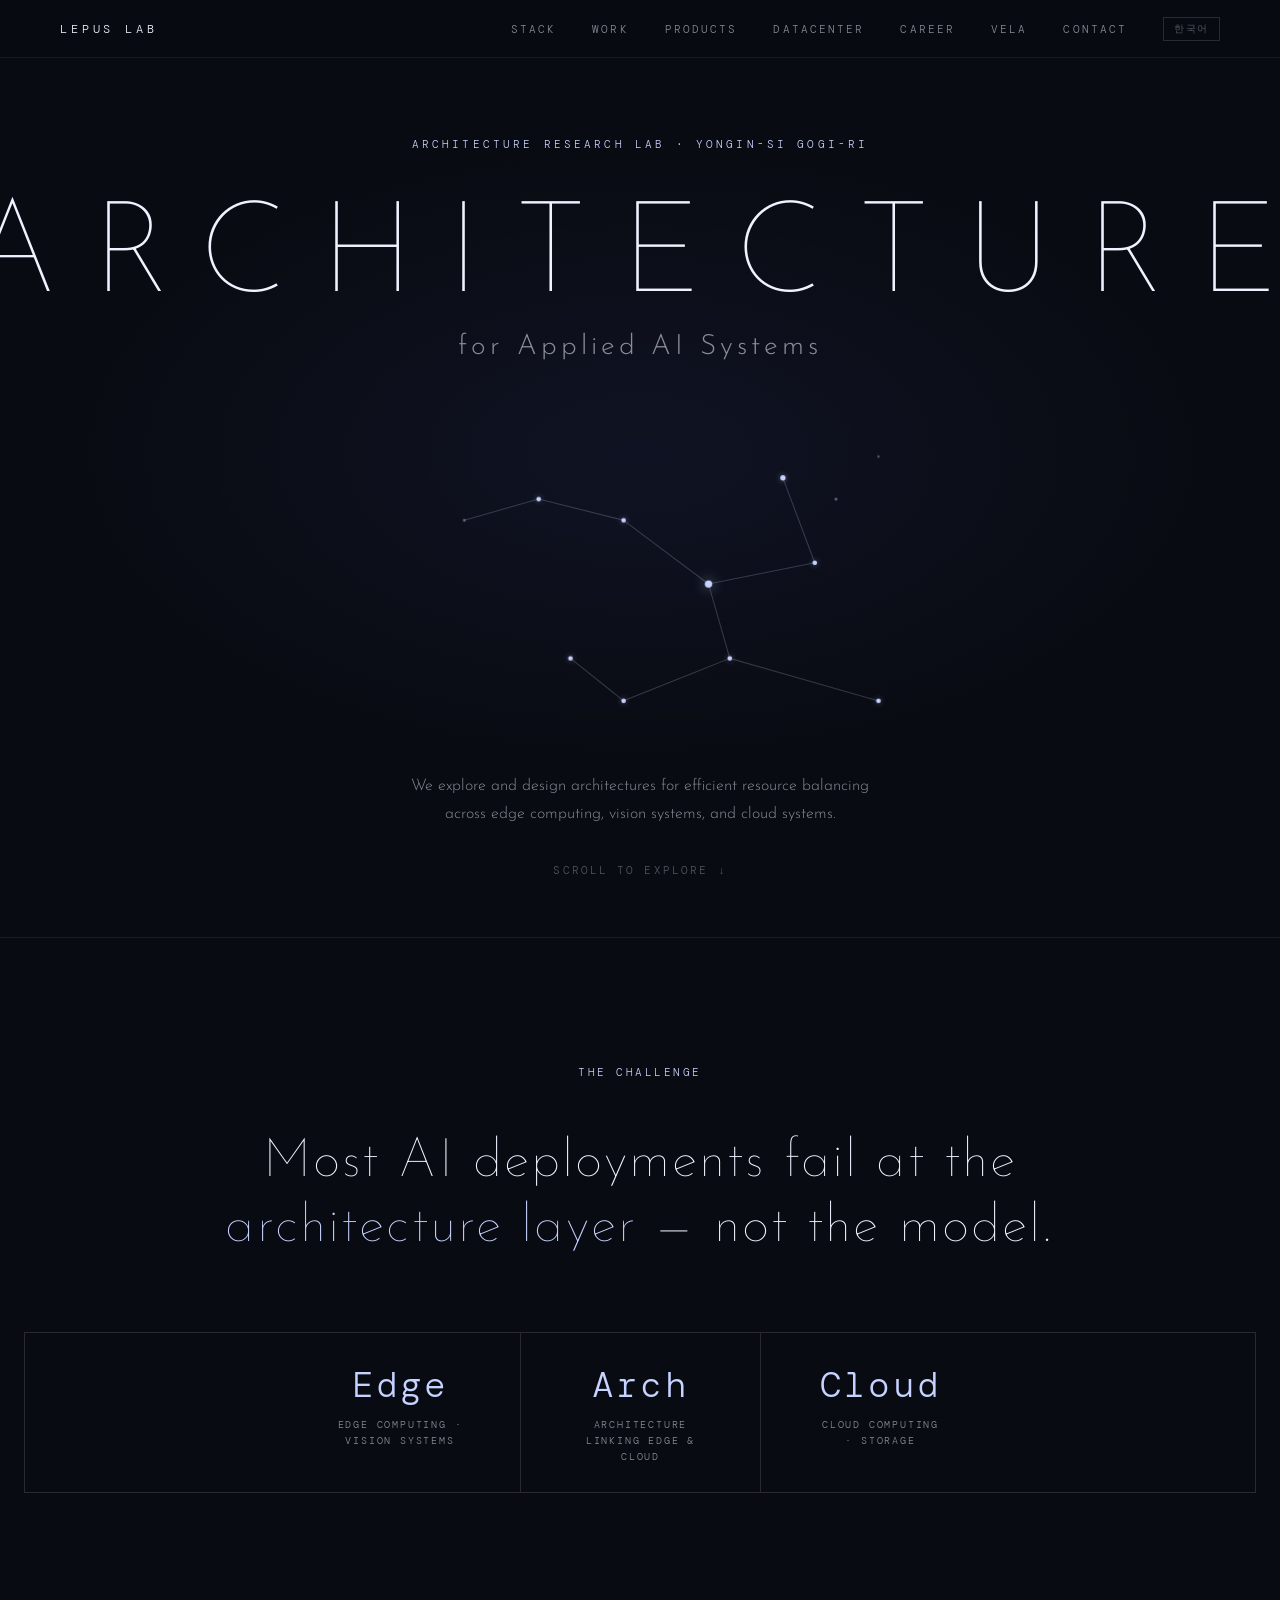
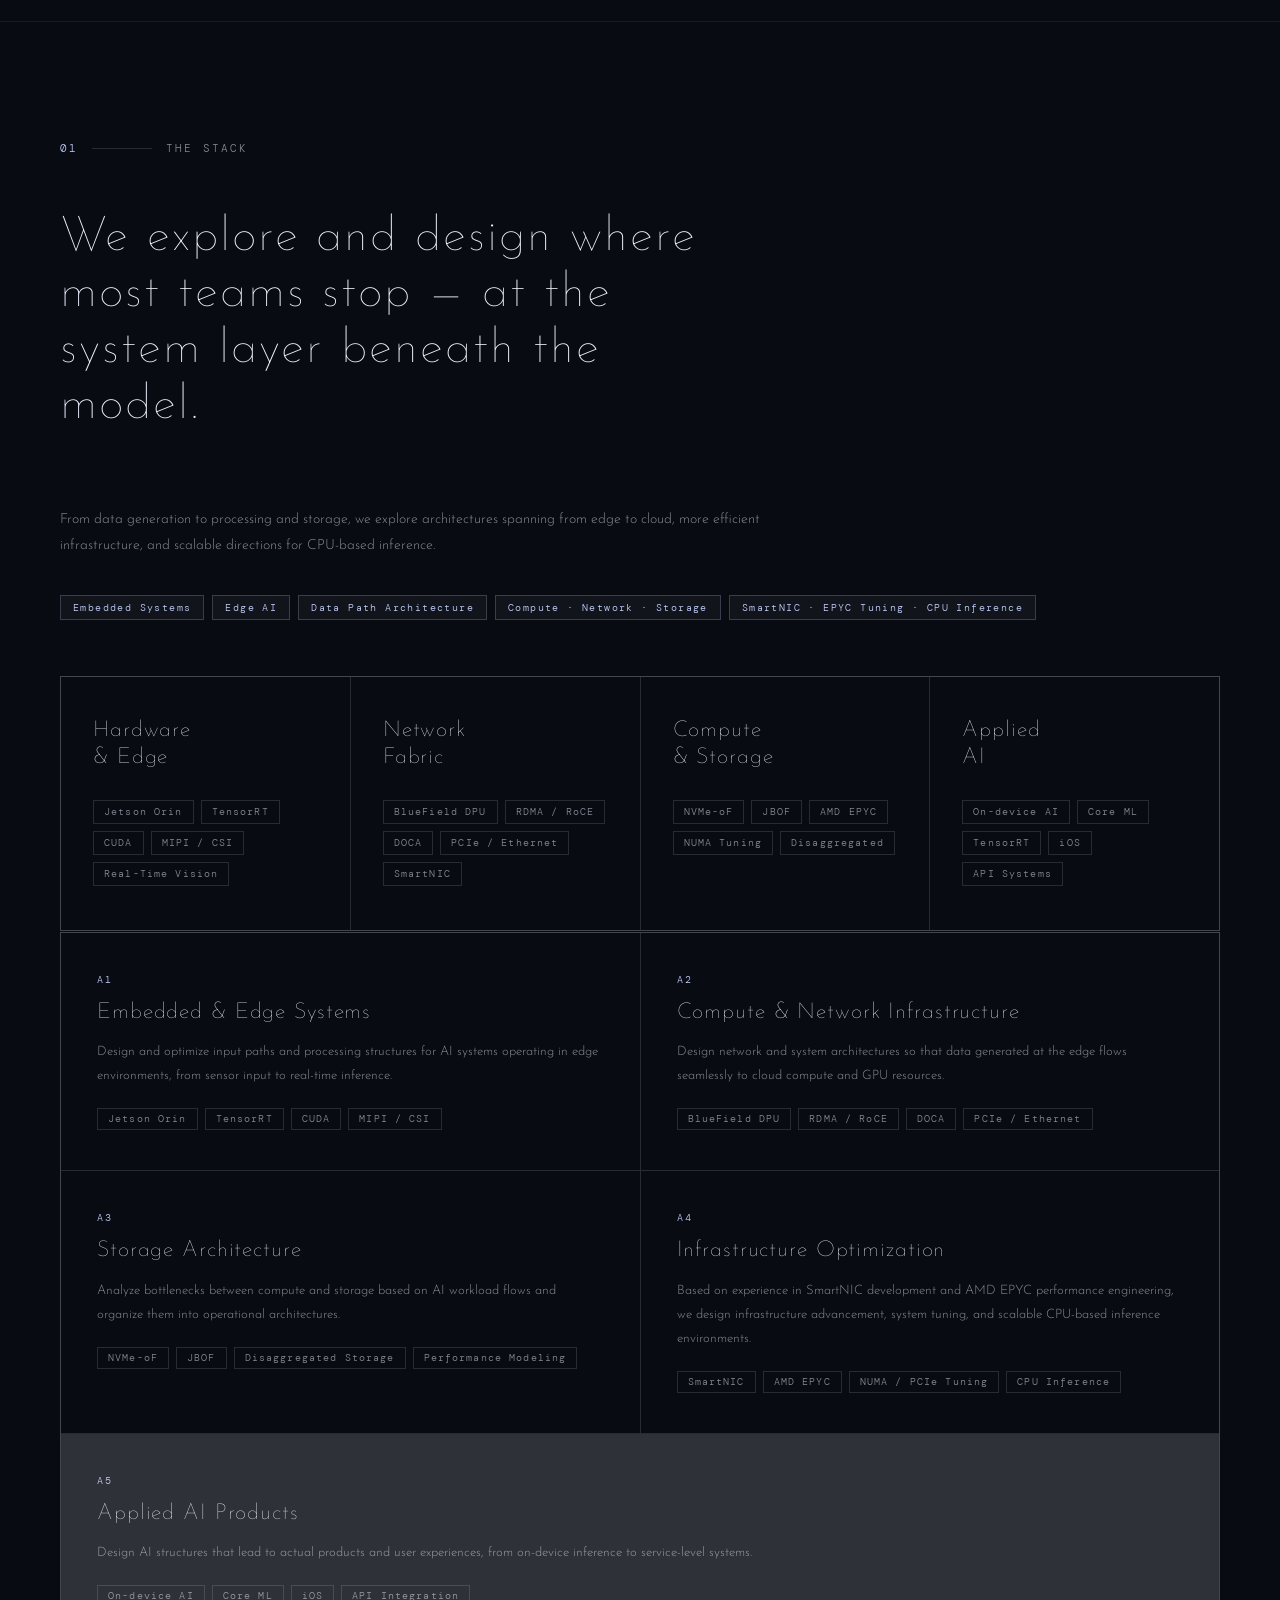
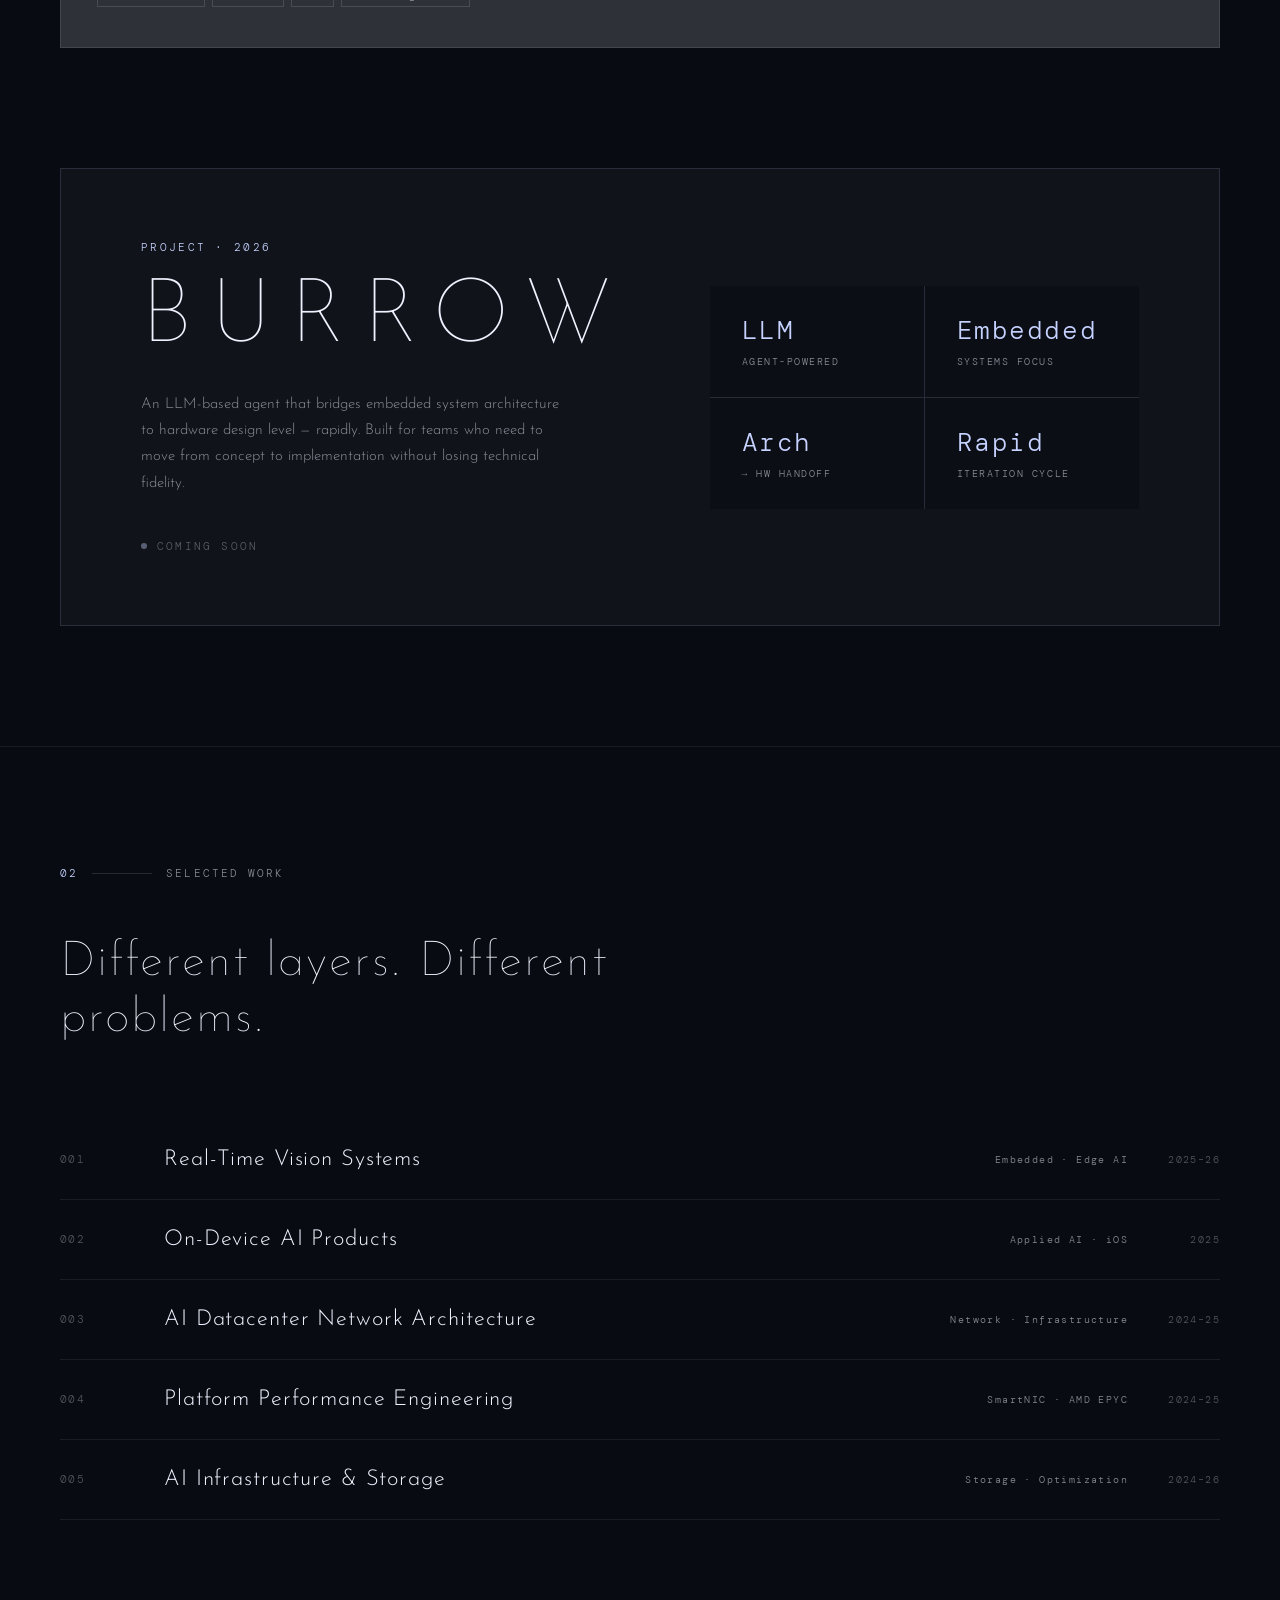
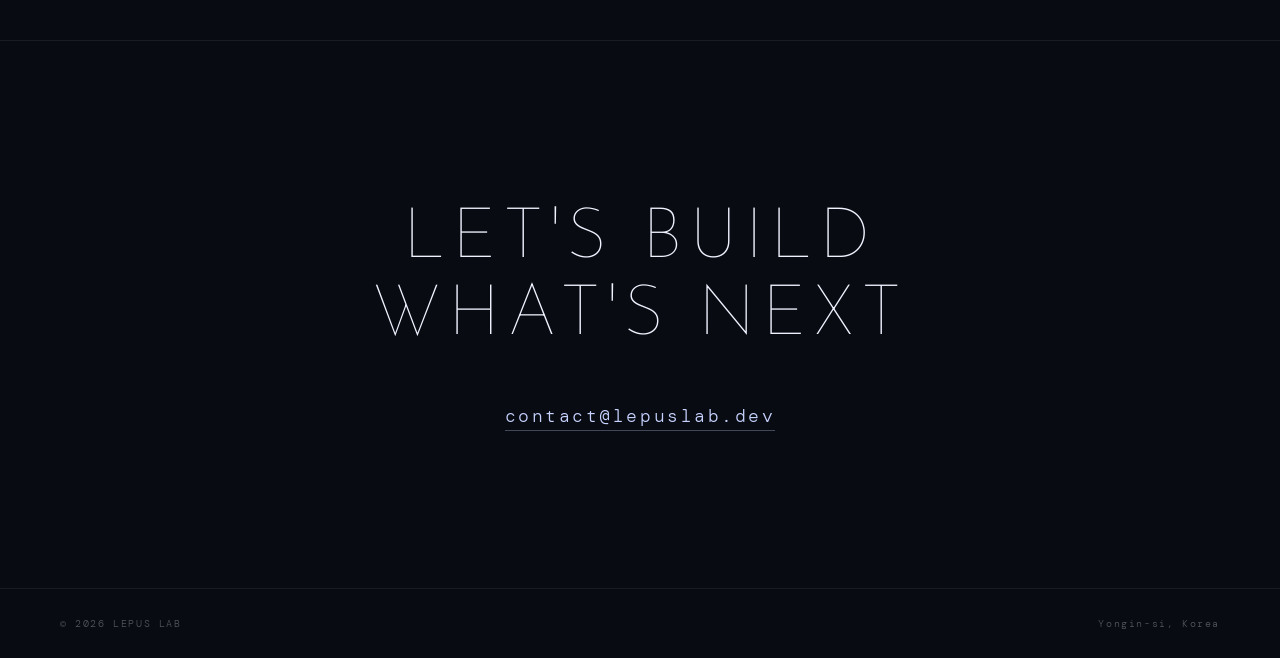
<file: index.html>
<!DOCTYPE html>
<html lang="en">
<head>
  <meta charset="UTF-8">
  <meta name="viewport" content="width=device-width, initial-scale=1">
  <title>LEPUS LAB — Architecture for Applied AI Systems</title>
  <link rel="alternate" hreflang="en" href="index.html">
  <link rel="alternate" hreflang="ko" href="index-ko.html">
  <link rel="alternate" hreflang="x-default" href="index.html">
  <script src="lang-redirect.js"></script>

  <link rel="canonical" href="https://lepuslab.dev">
  <meta name="description" content="하드웨어 아키텍처에서 AI 시스템까지, 기술의 전 계층을 탐구하고 설계하는 기술 연구소.">

  <meta property="og:type" content="website">
  <meta property="og:url" content="https://lepuslab.dev">
  <meta property="og:title" content="LEPUS LAB — Architecture for Applied AI Systems">
  <meta property="og:description" content="하드웨어 아키텍처에서 AI 시스템까지, 기술의 전 계층을 탐구하고 설계하는 기술 연구소.">
  <meta property="og:image" content="https://lepuslab.dev/og-image.svg">

  <meta name="twitter:card" content="summary_large_image">
  <meta name="twitter:title" content="LEPUS LAB">
  <meta name="twitter:description" content="하드웨어 아키텍처에서 AI 시스템까지, 기술의 전 계층을 탐구하고 설계하는 기술 연구소.">
  <meta name="twitter:image" content="https://lepuslab.dev/og-image.svg">

  <link rel="preconnect" href="https://fonts.googleapis.com">
  <link rel="preconnect" href="https://fonts.gstatic.com" crossorigin>
  <link href="https://fonts.googleapis.com/css2?family=DM+Mono:wght@300;400&family=Josefin+Sans:wght@100;300;400&display=swap" rel="stylesheet">
  <link rel="icon" type="image/svg+xml" href="favicon.svg">

  <style>
    :root {
      --bg:          #090b12;
      --bg-mid:      #0d1020;
      --text:        #f0f2ff;
      --muted:       rgba(240,242,255,.55);
      --soft:        rgba(240,242,255,.32);
      --accent:      #c6d2ff;
      --accent-glow: rgba(198,210,255,.12);
      --line:        rgba(255,255,255,.07);
      --line-med:    rgba(255,255,255,.13);
      --w:           min(1160px, 100% - 48px);
      --nav-h:       58px;
    }

    *, *::before, *::after { box-sizing: border-box; margin: 0; padding: 0; }
    html  { scroll-behavior: smooth; }

    body {
      font-family: 'Josefin Sans', system-ui, sans-serif;
      font-weight: 300;
      background: var(--bg);
      color: var(--text);
      -webkit-font-smoothing: antialiased;
      overflow-x: hidden;
    }

    a { color: inherit; text-decoration: none; }

    /* ── Nav ──────────────────────────────── */
    .nav {
      position: sticky;
      top: 0;
      z-index: 100;
      height: var(--nav-h);
      background: rgba(9,11,18,.85);
      backdrop-filter: blur(20px);
      -webkit-backdrop-filter: blur(20px);
      border-bottom: 1px solid var(--line);
    }

    .nav-in {
      width: var(--w);
      margin: 0 auto;
      height: 100%;
      display: flex;
      align-items: center;
      justify-content: space-between;
    }

    .nav-logo {
      font-family: 'DM Mono', monospace;
      font-weight: 300;
      font-size: 12px;
      letter-spacing: 0.32em;
      color: var(--text);
    }

    .nav-links {
      display: flex;
      gap: 36px;
      list-style: none;
    }

    .nav-links a {
      font-family: 'DM Mono', monospace;
      font-weight: 300;
      font-size: 10.5px;
      letter-spacing: 0.2em;
      text-transform: uppercase;
      color: var(--muted);
      transition: color .2s;
    }
    .nav-links a:hover { color: var(--text); }

    .nav-right { display: flex; align-items: center; gap: 36px; }

    .lang-switch {
      font-family: 'DM Mono', monospace;
      font-size: 10px;
      letter-spacing: 0.16em;
      color: var(--soft);
      border: 1px solid var(--line-med);
      padding: 4px 10px;
      transition: color .2s, border-color .2s;
    }
    .lang-switch:hover { color: var(--accent); border-color: rgba(198,210,255,.3); }

    /* ── Hero ─────────────────────────────── */
    .hero {
      min-height: calc(100svh - var(--nav-h));
      display: flex;
      flex-direction: column;
      align-items: center;
      justify-content: center;
      text-align: center;
      padding: 80px 24px 60px;
      position: relative;
      overflow: hidden;
    }

    .hero::before {
      content: '';
      position: absolute;
      inset: 0;
      background:
        radial-gradient(ellipse 70% 55% at 50% 45%,
          rgba(100,120,255,.07), transparent 65%);
      pointer-events: none;
    }

    .hero-eyebrow {
      font-family: 'DM Mono', monospace;
      font-weight: 300;
      font-size: 10.5px;
      letter-spacing: 0.3em;
      text-transform: uppercase;
      color: var(--accent);
      margin-bottom: 44px;
      opacity: 0;
      animation: fadeUp .9s .15s forwards;
    }

    .hero-word {
      font-family: 'Josefin Sans', sans-serif;
      font-weight: 100;
      font-size: clamp(48px, 10vw, 148px);
      letter-spacing: 0.26em;
      text-transform: uppercase;
      line-height: 1.0;
      color: var(--text);
      opacity: 0;
      animation: fadeUp .9s .3s forwards;
    }

    .hero-phrase {
      font-family: 'Josefin Sans', sans-serif;
      font-weight: 300;
      font-size: clamp(16px, 2.2vw, 28px);
      letter-spacing: 0.14em;
      color: var(--muted);
      margin-top: 10px;
      margin-bottom: 56px;
      opacity: 0;
      animation: fadeUp .9s .45s forwards;
    }

    .hero-vis {
      width: 100%;
      max-width: 560px;
      margin: 0 auto 52px;
      opacity: 0;
      animation: fadeUp 1s .65s forwards;
    }

    .hero-vis svg { width: 100%; height: auto; overflow: visible; }

    .hero-desc {
      font-size: clamp(13px, 1.3vw, 16px);
      color: var(--muted);
      max-width: 500px;
      line-height: 1.75;
      opacity: 0;
      animation: fadeUp .9s .85s forwards;
    }

    .hero-scroll {
      display: inline-flex;
      align-items: center;
      gap: 10px;
      margin-top: 36px;
      font-family: 'DM Mono', monospace;
      font-size: 10.5px;
      letter-spacing: 0.2em;
      text-transform: uppercase;
      color: var(--soft);
      opacity: 0;
      animation: fadeUp .9s 1s forwards;
    }

    .scroll-arrow { display: inline-block; animation: bounce 2s ease-in-out infinite; }

    @keyframes bounce {
      0%, 100% { transform: translateY(0); }
      50%       { transform: translateY(5px); }
    }

    /* ── Constellation SVG ────────────────── */
    .cst-line {
      stroke: var(--accent);
      stroke-opacity: .22;
      stroke-width: 1;
      stroke-dasharray: 250;
      stroke-dashoffset: 250;
      animation: drawLine 1.2s ease forwards;
    }
    @keyframes drawLine { to { stroke-dashoffset: 0; } }

    .cst-node { opacity: 0; animation: starFade .4s ease forwards; }
    @keyframes starFade { to { opacity: 1; } }

    .cst-bright { fill: var(--accent); filter: drop-shadow(0 0 6px rgba(198,210,255,.7)); }
    .cst-mid    { fill: var(--accent); filter: drop-shadow(0 0 3px rgba(198,210,255,.45)); }
    .cst-dim    { fill: rgba(198,210,255,.38); }

    .cst-pulse      { animation: starFade .4s ease forwards, starPulse 3.5s ease-in-out infinite; }
    .cst-pulse-slow { animation: starFade .4s ease forwards, starPulse 5s ease-in-out infinite; }

    @keyframes starPulse {
      0%, 100% { opacity: .65; }
      50%       { opacity: 1; }
    }

    /* ── Statement ────────────────────────── */
    .statement {
      padding: 128px 24px;
      border-top: 1px solid var(--line);
      text-align: center;
    }

    .stmt-label {
      font-family: 'DM Mono', monospace;
      font-size: 10.5px;
      letter-spacing: 0.24em;
      text-transform: uppercase;
      color: var(--accent);
      margin-bottom: 52px;
    }

    .stmt-text {
      font-weight: 100;
      font-size: clamp(26px, 4.2vw, 60px);
      line-height: 1.2;
      letter-spacing: 0.04em;
      color: var(--text);
      max-width: 860px;
      margin: 0 auto 72px;
    }

    .stmt-text em { font-style: normal; color: var(--accent); }

    .metrics {
      display: flex;
      justify-content: center;
      border: 1px solid var(--line-med);
    }

    .metric {
      padding: 28px 56px;
      text-align: center;
      flex: 1;
      max-width: 240px;
    }
    .metric + .metric { border-left: 1px solid var(--line-med); }

    .metric-val {
      display: block;
      font-family: 'DM Mono', monospace;
      font-size: clamp(24px, 2.8vw, 40px);
      font-weight: 300;
      letter-spacing: 0.06em;
      color: var(--accent);
      margin-bottom: 8px;
    }
    .metric-lbl {
      font-family: 'DM Mono', monospace;
      font-size: 10px;
      letter-spacing: 0.18em;
      text-transform: uppercase;
      color: var(--muted);
    }

    /* ── Section base ─────────────────────── */
    .section { padding: 120px 24px; border-top: 1px solid var(--line); }
    .sec-w   { width: var(--w); margin: 0 auto; }

    .sec-meta {
      display: flex;
      align-items: center;
      gap: 14px;
      margin-bottom: 56px;
    }

    .sec-num  { font-family: 'DM Mono', monospace; font-size: 10.5px; letter-spacing: 0.2em; color: var(--accent); }
    .sec-rule { height: 1px; width: 60px; background: var(--line-med); }
    .sec-name { font-family: 'DM Mono', monospace; font-size: 10.5px; letter-spacing: 0.2em; text-transform: uppercase; color: var(--muted); }

    .sec-title {
      font-weight: 100;
      font-size: clamp(30px, 3.8vw, 56px);
      letter-spacing: 0.04em;
      line-height: 1.15;
      color: var(--text);
      max-width: 680px;
      margin-bottom: 72px;
    }

    /* ── Stack grid ───────────────────────── */
    .stack-grid {
      display: grid;
      grid-template-columns: repeat(4, 1fr);
      background: var(--line-med);
      gap: 1px;
      border: 1px solid var(--line-med);
    }

    .stack-col {
      background: var(--bg);
      padding: 40px 32px 44px;
      transition: background .25s;
    }
    .stack-col:hover { background: rgba(13,16,28,.85); }

    .stack-name {
      font-weight: 100;
      font-size: 22px;
      letter-spacing: 0.04em;
      line-height: 1.25;
      color: var(--text);
      margin-bottom: 28px;
    }

    .stack-tags { display: flex; flex-wrap: wrap; gap: 7px; }

    .stack-tag {
      font-family: 'DM Mono', monospace;
      font-size: 9.5px;
      letter-spacing: 0.12em;
      color: var(--muted);
      padding: 5px 10px;
      border: 1px solid var(--line-med);
    }

    /* ── Burrow product ───────────────────── */
    .product-wrap { padding: 0 24px 120px; }

    .product-card {
      width: var(--w);
      margin: 0 auto;
      background: rgba(198,210,255,.035);
      border: 1px solid rgba(198,210,255,.14);
      padding: 72px 80px;
      display: grid;
      grid-template-columns: 1fr 1fr;
      gap: 80px;
      align-items: center;
    }

    .product-tag {
      font-family: 'DM Mono', monospace;
      font-size: 10.5px;
      letter-spacing: 0.22em;
      text-transform: uppercase;
      color: var(--accent);
      margin-bottom: 20px;
    }

    .product-name {
      font-weight: 100;
      font-size: clamp(52px, 7vw, 96px);
      letter-spacing: 0.2em;
      text-transform: uppercase;
      line-height: 1;
      color: var(--text);
      margin-bottom: 28px;
    }

    .product-desc {
      font-size: 15px;
      line-height: 1.75;
      color: var(--muted);
      margin-bottom: 40px;
      max-width: 420px;
    }

    .product-cta {
      display: inline-flex;
      align-items: center;
      gap: 8px;
      font-family: 'DM Mono', monospace;
      font-size: 11px;
      letter-spacing: 0.2em;
      text-transform: uppercase;
      color: var(--accent);
      transition: opacity .2s;
    }
    .product-cta:hover { opacity: .7; }

    .spec-grid {
      display: grid;
      grid-template-columns: 1fr 1fr;
      gap: 1px;
      background: rgba(198,210,255,.13);
    }

    .spec-cell { background: rgba(9,11,18,.88); padding: 28px 32px; }

    .spec-val {
      display: block;
      font-family: 'DM Mono', monospace;
      font-size: clamp(20px, 2vw, 30px);
      font-weight: 300;
      letter-spacing: 0.06em;
      color: var(--accent);
      margin-bottom: 6px;
    }
    .spec-key {
      font-family: 'DM Mono', monospace;
      font-size: 9.5px;
      letter-spacing: 0.16em;
      text-transform: uppercase;
      color: var(--muted);
    }

    /* ── Work list ────────────────────────── */
    .work-list { display: flex; flex-direction: column; }

    .work-row {
      display: grid;
      grid-template-columns: 72px 1fr auto auto;
      gap: 32px;
      align-items: center;
      padding: 28px 0;
      border-bottom: 1px solid var(--line);
      transition: opacity .2s;
    }
    .work-row:hover { opacity: .72; }

    .work-idx { font-family: 'DM Mono', monospace; font-size: 10.5px; letter-spacing: 0.14em; color: var(--soft); }
    .work-name { font-weight: 300; font-size: clamp(16px, 1.8vw, 22px); letter-spacing: 0.04em; }
    .work-cat  { font-family: 'DM Mono', monospace; font-size: 10px; letter-spacing: 0.14em; color: var(--muted); text-align: right; }
    .work-yr   { font-family: 'DM Mono', monospace; font-size: 10px; letter-spacing: 0.14em; color: var(--soft); min-width: 60px; text-align: right; }

    /* ── Contact ──────────────────────────── */
    .contact {
      padding: 160px 24px;
      border-top: 1px solid var(--line);
      text-align: center;
    }

    .contact-title {
      font-weight: 100;
      font-size: clamp(36px, 5.5vw, 88px);
      letter-spacing: 0.1em;
      text-transform: uppercase;
      line-height: 1.1;
      margin-bottom: 48px;
    }

    .contact-email {
      font-family: 'DM Mono', monospace;
      font-size: clamp(13px, 1.4vw, 18px);
      letter-spacing: 0.14em;
      color: var(--accent);
      border-bottom: 1px solid rgba(198,210,255,.3);
      padding-bottom: 2px;
      transition: opacity .2s;
    }
    .contact-email:hover { opacity: .7; }

    /* ── Footer ───────────────────────────── */
    footer { padding: 28px 24px; border-top: 1px solid var(--line); }
    .footer-in {
      width: var(--w);
      margin: 0 auto;
      display: flex;
      justify-content: space-between;
    }
    .footer-copy { font-family: 'DM Mono', monospace; font-size: 10px; letter-spacing: 0.16em; color: var(--soft); }

    /* ── Scroll reveal ────────────────────── */
    .reveal {
      opacity: 0;
      transform: translateY(22px);
      transition: opacity .75s, transform .75s;
    }
    .reveal.visible { opacity: 1; transform: none; }

    @keyframes fadeUp {
      from { opacity: 0; transform: translateY(18px); }
      to   { opacity: 1; transform: none; }
    }

    /* ── Responsive ───────────────────────── */
    @media (max-width: 900px) {
      .stack-grid   { grid-template-columns: repeat(2, 1fr); }
      .product-card { grid-template-columns: 1fr; gap: 48px; padding: 48px 36px; }
      .work-row     { grid-template-columns: 52px 1fr; }
      .work-cat, .work-yr { display: none; }
    }

    @media (max-width: 600px) {
      .stack-grid { grid-template-columns: 1fr; }
      .metrics    { flex-direction: column; }
      .metric + .metric { border-left: none; border-top: 1px solid var(--line-med); }
      .nav-links  { gap: 20px; }
      .nav-links li:nth-child(n+4) { display: none; }
    }

    /* ── Stack intro ─────────────────────── */
    .stack-intro {
      font-size: 14px; line-height: 1.85;
      color: var(--muted); max-width: 720px;
      margin-bottom: 36px; word-break: keep-all;
    }

    .keyword-strip { display: flex; flex-wrap: wrap; gap: 8px; margin-bottom: 56px; }

    .keyword-pill {
      font-family: 'DM Mono', monospace; font-size: 10px;
      letter-spacing: 0.14em; color: var(--accent);
      padding: 5px 12px;
      border: 1px solid rgba(198,210,255,.22);
      background: rgba(198,210,255,.04);
    }

    /* ── Capability detail cards ─────────── */
    .cap-detail-grid {
      display: grid;
      grid-template-columns: repeat(2, 1fr);
      background: var(--line-med);
      gap: 1px;
      border: 1px solid var(--line-med);
      margin-top: 1px;
    }

    .cap-card {
      background: var(--bg);
      padding: 40px 36px;
      transition: background .25s;
    }
    .cap-card:hover { background: rgba(13,16,28,.85); }

    .cap-card-wide {
      grid-column: span 2;
      background: rgba(198,210,255,.03);
    }

    .cap-idx {
      font-family: 'DM Mono', monospace;
      font-size: 10px; letter-spacing: 0.2em;
      text-transform: uppercase; color: var(--accent);
      display: block; margin-bottom: 14px;
    }

    .cap-h3 {
      font-weight: 100;
      font-size: clamp(17px, 1.8vw, 22px);
      letter-spacing: 0.04em; line-height: 1.2;
      color: var(--text); margin-bottom: 14px;
    }

    .cap-p {
      font-size: 13px; line-height: 1.85;
      color: var(--muted); word-break: keep-all;
      margin-bottom: 20px;
    }

    .cap-chips { display: flex; flex-wrap: wrap; gap: 7px; }

    .cap-chip {
      font-family: 'DM Mono', monospace; font-size: 9.5px;
      letter-spacing: 0.12em; color: var(--muted);
      padding: 4px 10px; border: 1px solid var(--line-med);
    }

    /* ── Product coming soon ─────────────── */
    .product-coming {
      display: inline-flex; align-items: center; gap: 10px;
      font-family: 'DM Mono', monospace; font-size: 11px;
      letter-spacing: 0.2em; text-transform: uppercase;
      color: var(--soft);
    }
    .product-coming::before {
      content: ''; display: block;
      width: 6px; height: 6px; border-radius: 50%;
      background: rgba(198,210,255,.4);
      animation: blink 2.5s ease-in-out infinite;
    }
    @keyframes blink {
      0%, 100% { opacity: .3; }
      50%       { opacity: 1; }
    }

    @media (max-width: 900px) {
      .cap-detail-grid { grid-template-columns: 1fr; }
      .cap-card-wide   { grid-column: span 1; }
    }
  </style>
</head>
<body>

  <!-- ── Nav ── -->
  <header class="nav" role="banner">
    <div class="nav-in">
      <a class="nav-logo" href="/">LEPUS LAB</a>
      <div class="nav-right">
        <nav aria-label="Primary">
          <ul class="nav-links">
            <li><a href="#stack">Stack</a></li>
            <li><a href="#work">Work</a></li>
            <li><a href="#products">Products</a></li>
            <li><a href="datacenter.html">Datacenter</a></li>
            <li><a href="career.html">Career</a></li>
            <li><a href="vela.html">Vela</a></li>
            <li><a href="#contact">Contact</a></li>
          </ul>
        </nav>
        <a class="lang-switch" href="index-ko.html">한국어</a>
      </div>
    </div>
  </header>

  <main>

    <!-- ── Hero ── -->
    <section class="hero" aria-labelledby="hero-h1">
      <p class="hero-eyebrow">Architecture Research Lab · Yongin-si Gogi-ri</p>

      <h1 id="hero-h1" class="hero-word">Architecture</h1>
      <p class="hero-phrase">for Applied AI Systems</p>

      <div class="hero-vis" aria-hidden="true">
        <svg viewBox="0 0 580 310" fill="none" xmlns="http://www.w3.org/2000/svg">
          <g transform="translate(20, -80) scale(1.1)">
            <line class="cst-line" x1="80"  y1="170" x2="150" y2="150" style="animation-delay:1.0s"/>
            <line class="cst-line" x1="150" y1="150" x2="230" y2="170" style="animation-delay:1.3s"/>
            <line class="cst-line" x1="230" y1="170" x2="310" y2="230" style="animation-delay:1.6s"/>
            <line class="cst-line" x1="310" y1="230" x2="410" y2="210" style="animation-delay:1.9s"/>
            <line class="cst-line" x1="380" y1="130" x2="410" y2="210" style="animation-delay:2.2s"/>
            <line class="cst-line" x1="310" y1="230" x2="330" y2="300" style="animation-delay:2.5s"/>
            <line class="cst-line" x1="330" y1="300" x2="470" y2="340" style="animation-delay:2.8s"/>
            <line class="cst-line" x1="180" y1="300" x2="230" y2="340" style="animation-delay:3.1s"/>
            <line class="cst-line" x1="230" y1="340" x2="330" y2="300" style="animation-delay:3.4s"/>

            <circle class="cst-node cst-dim"                cx="80"  cy="170" r="1.5"  style="animation-delay:2.5s"/>
            <circle class="cst-node cst-mid cst-pulse"      cx="150" cy="150" r="2.2"  style="animation-delay:2.6s"/>
            <circle class="cst-node cst-mid cst-pulse"      cx="230" cy="170" r="2.2"  style="animation-delay:2.7s"/>
            <circle class="cst-node cst-bright cst-pulse"   cx="310" cy="230" r="3.5"  style="animation-delay:2.5s"/>
            <circle class="cst-node cst-mid cst-pulse-slow" cx="380" cy="130" r="2.5"  style="animation-delay:2.8s"/>
            <circle class="cst-node cst-dim"                cx="430" cy="150" r="1.5"  style="animation-delay:2.9s"/>
            <circle class="cst-node cst-dim"                cx="470" cy="110" r="1.2"  style="animation-delay:2.9s"/>
            <circle class="cst-node cst-mid cst-pulse"      cx="410" cy="210" r="2.2"  style="animation-delay:2.65s"/>
            <circle class="cst-node cst-mid cst-pulse"      cx="230" cy="340" r="2.2"  style="animation-delay:3.0s"/>
            <circle class="cst-node cst-mid cst-pulse"      cx="180" cy="300" r="2.2"  style="animation-delay:3.0s"/>
            <circle class="cst-node cst-mid cst-pulse-slow" cx="330" cy="300" r="2.2"  style="animation-delay:2.9s"/>
            <circle class="cst-node cst-mid cst-pulse"      cx="470" cy="340" r="2.2"  style="animation-delay:3.1s"/>
          </g>
        </svg>
      </div>

      <p class="hero-desc">We explore and design architectures for efficient resource balancing across edge computing, vision systems, and cloud systems.</p>
      <a class="hero-scroll" href="#statement">Scroll to explore <span class="scroll-arrow">↓</span></a>
    </section>

    <!-- ── Problem statement ── -->
    <section id="statement" class="statement">
      <p class="stmt-label reveal">The challenge</p>
      <h2 class="stmt-text reveal">
        Most AI deployments fail at the <em>architecture layer</em> — not the model.
      </h2>
      <div class="metrics reveal">
        <div class="metric">
          <span class="metric-val">Edge</span>
          <span class="metric-lbl">Edge computing · vision systems</span>
        </div>
        <div class="metric">
          <span class="metric-val">Arch</span>
          <span class="metric-lbl">Architecture linking edge &amp; cloud</span>
        </div>
        <div class="metric">
          <span class="metric-val">Cloud</span>
          <span class="metric-lbl">Cloud computing · storage</span>
        </div>
      </div>
    </section>

    <!-- ── The Stack ── -->
    <section id="stack" class="section">
      <div class="sec-w">
        <div class="sec-meta reveal">
          <span class="sec-num">01</span>
          <div class="sec-rule"></div>
          <span class="sec-name">The Stack</span>
        </div>
        <h2 class="sec-title reveal">We explore and design where most teams stop — at the system layer beneath the model.</h2>

        <p class="stack-intro reveal">From data generation to processing and storage, we explore architectures spanning from edge to cloud, more efficient infrastructure, and scalable directions for CPU-based inference.</p>

        <div class="keyword-strip reveal">
          <span class="keyword-pill">Embedded Systems</span>
          <span class="keyword-pill">Edge AI</span>
          <span class="keyword-pill">Data Path Architecture</span>
          <span class="keyword-pill">Compute · Network · Storage</span>
          <span class="keyword-pill">SmartNIC · EPYC Tuning · CPU Inference</span>
        </div>

        <!-- Layer overview -->
        <div class="stack-grid reveal">
          <div class="stack-col">
            <h3 class="stack-name">Hardware<br>&amp; Edge</h3>
            <div class="stack-tags">
              <span class="stack-tag">Jetson Orin</span>
              <span class="stack-tag">TensorRT</span>
              <span class="stack-tag">CUDA</span>
              <span class="stack-tag">MIPI / CSI</span>
              <span class="stack-tag">Real-Time Vision</span>
            </div>
          </div>
          <div class="stack-col">
            <h3 class="stack-name">Network<br>Fabric</h3>
            <div class="stack-tags">
              <span class="stack-tag">BlueField DPU</span>
              <span class="stack-tag">RDMA / RoCE</span>
              <span class="stack-tag">DOCA</span>
              <span class="stack-tag">PCIe / Ethernet</span>
              <span class="stack-tag">SmartNIC</span>
            </div>
          </div>
          <div class="stack-col">
            <h3 class="stack-name">Compute<br>&amp; Storage</h3>
            <div class="stack-tags">
              <span class="stack-tag">NVMe-oF</span>
              <span class="stack-tag">JBOF</span>
              <span class="stack-tag">AMD EPYC</span>
              <span class="stack-tag">NUMA Tuning</span>
              <span class="stack-tag">Disaggregated</span>
            </div>
          </div>
          <div class="stack-col">
            <h3 class="stack-name">Applied<br>AI</h3>
            <div class="stack-tags">
              <span class="stack-tag">On-device AI</span>
              <span class="stack-tag">Core ML</span>
              <span class="stack-tag">TensorRT</span>
              <span class="stack-tag">iOS</span>
              <span class="stack-tag">API Systems</span>
            </div>
          </div>
        </div>

        <!-- Capability detail -->
        <div class="cap-detail-grid reveal">
          <div class="cap-card">
            <span class="cap-idx">A1</span>
            <h3 class="cap-h3">Embedded &amp; Edge Systems</h3>
            <p class="cap-p">Design and optimize input paths and processing structures for AI systems operating in edge environments, from sensor input to real-time inference.</p>
            <div class="cap-chips">
              <span class="cap-chip">Jetson Orin</span>
              <span class="cap-chip">TensorRT</span>
              <span class="cap-chip">CUDA</span>
              <span class="cap-chip">MIPI / CSI</span>
            </div>
          </div>
          <div class="cap-card">
            <span class="cap-idx">A2</span>
            <h3 class="cap-h3">Compute &amp; Network Infrastructure</h3>
            <p class="cap-p">Design network and system architectures so that data generated at the edge flows seamlessly to cloud compute and GPU resources.</p>
            <div class="cap-chips">
              <span class="cap-chip">BlueField DPU</span>
              <span class="cap-chip">RDMA / RoCE</span>
              <span class="cap-chip">DOCA</span>
              <span class="cap-chip">PCIe / Ethernet</span>
            </div>
          </div>
          <div class="cap-card">
            <span class="cap-idx">A3</span>
            <h3 class="cap-h3">Storage Architecture</h3>
            <p class="cap-p">Analyze bottlenecks between compute and storage based on AI workload flows and organize them into operational architectures.</p>
            <div class="cap-chips">
              <span class="cap-chip">NVMe-oF</span>
              <span class="cap-chip">JBOF</span>
              <span class="cap-chip">Disaggregated Storage</span>
              <span class="cap-chip">Performance Modeling</span>
            </div>
          </div>
          <div class="cap-card">
            <span class="cap-idx">A4</span>
            <h3 class="cap-h3">Infrastructure Optimization</h3>
            <p class="cap-p">Based on experience in SmartNIC development and AMD EPYC performance engineering, we design infrastructure advancement, system tuning, and scalable CPU-based inference environments.</p>
            <div class="cap-chips">
              <span class="cap-chip">SmartNIC</span>
              <span class="cap-chip">AMD EPYC</span>
              <span class="cap-chip">NUMA / PCIe Tuning</span>
              <span class="cap-chip">CPU Inference</span>
            </div>
          </div>
          <div class="cap-card cap-card-wide">
            <span class="cap-idx">A5</span>
            <h3 class="cap-h3">Applied AI Products</h3>
            <p class="cap-p">Design AI structures that lead to actual products and user experiences, from on-device inference to service-level systems.</p>
            <div class="cap-chips">
              <span class="cap-chip">On-device AI</span>
              <span class="cap-chip">Core ML</span>
              <span class="cap-chip">iOS</span>
              <span class="cap-chip">API Integration</span>
            </div>
          </div>
        </div>
      </div>
    </section>

    <!-- ── Burrow product ── -->
    <section id="products" class="product-wrap">
      <div class="product-card reveal">
        <div>
          <p class="product-tag">Project · 2026</p>
          <h2 class="product-name">Burrow</h2>
          <p class="product-desc">An LLM-based agent that bridges embedded system architecture to hardware design level — rapidly. Built for teams who need to move from concept to implementation without losing technical fidelity.</p>
          <span class="product-coming">Coming Soon</span>
        </div>
        <div class="spec-grid">
          <div class="spec-cell">
            <span class="spec-val">LLM</span>
            <span class="spec-key">Agent-powered</span>
          </div>
          <div class="spec-cell">
            <span class="spec-val">Embedded</span>
            <span class="spec-key">Systems focus</span>
          </div>
          <div class="spec-cell">
            <span class="spec-val">Arch</span>
            <span class="spec-key">→ HW handoff</span>
          </div>
          <div class="spec-cell">
            <span class="spec-val">Rapid</span>
            <span class="spec-key">Iteration cycle</span>
          </div>
        </div>
      </div>
    </section>

    <!-- ── Selected Work ── -->
    <section id="work" class="section">
      <div class="sec-w">
        <div class="sec-meta reveal">
          <span class="sec-num">02</span>
          <div class="sec-rule"></div>
          <span class="sec-name">Selected Work</span>
        </div>
        <h2 class="sec-title reveal">Different layers. Different problems.</h2>
        <div class="work-list reveal">
          <div class="work-row">
            <span class="work-idx">001</span>
            <span class="work-name">Real-Time Vision Systems</span>
            <span class="work-cat">Embedded · Edge AI</span>
            <span class="work-yr">2025–26</span>
          </div>
          <div class="work-row">
            <span class="work-idx">002</span>
            <span class="work-name">On-Device AI Products</span>
            <span class="work-cat">Applied AI · iOS</span>
            <span class="work-yr">2025</span>
          </div>
          <div class="work-row">
            <span class="work-idx">003</span>
            <span class="work-name">AI Datacenter Network Architecture</span>
            <span class="work-cat">Network · Infrastructure</span>
            <span class="work-yr">2024–25</span>
          </div>
          <div class="work-row">
            <span class="work-idx">004</span>
            <span class="work-name">Platform Performance Engineering</span>
            <span class="work-cat">SmartNIC · AMD EPYC</span>
            <span class="work-yr">2024–25</span>
          </div>
          <div class="work-row">
            <span class="work-idx">005</span>
            <span class="work-name">AI Infrastructure &amp; Storage</span>
            <span class="work-cat">Storage · Optimization</span>
            <span class="work-yr">2024–26</span>
          </div>
        </div>
      </div>
    </section>

    <!-- ── Contact ── -->
    <section id="contact" class="contact">
      <h2 class="contact-title reveal">Let's build<br>what's next</h2>
      <a class="contact-email reveal" href="mailto:contact@lepuslab.dev">contact@lepuslab.dev</a>
    </section>

  </main>

  <!-- ── Footer ── -->
  <footer>
    <div class="footer-in">
      <span class="footer-copy">© 2026 LEPUS LAB</span>
      <span class="footer-copy">Yongin-si, Korea</span>
    </div>
  </footer>

  <script src="reveal.js"></script>
</body>
</html>
</file>
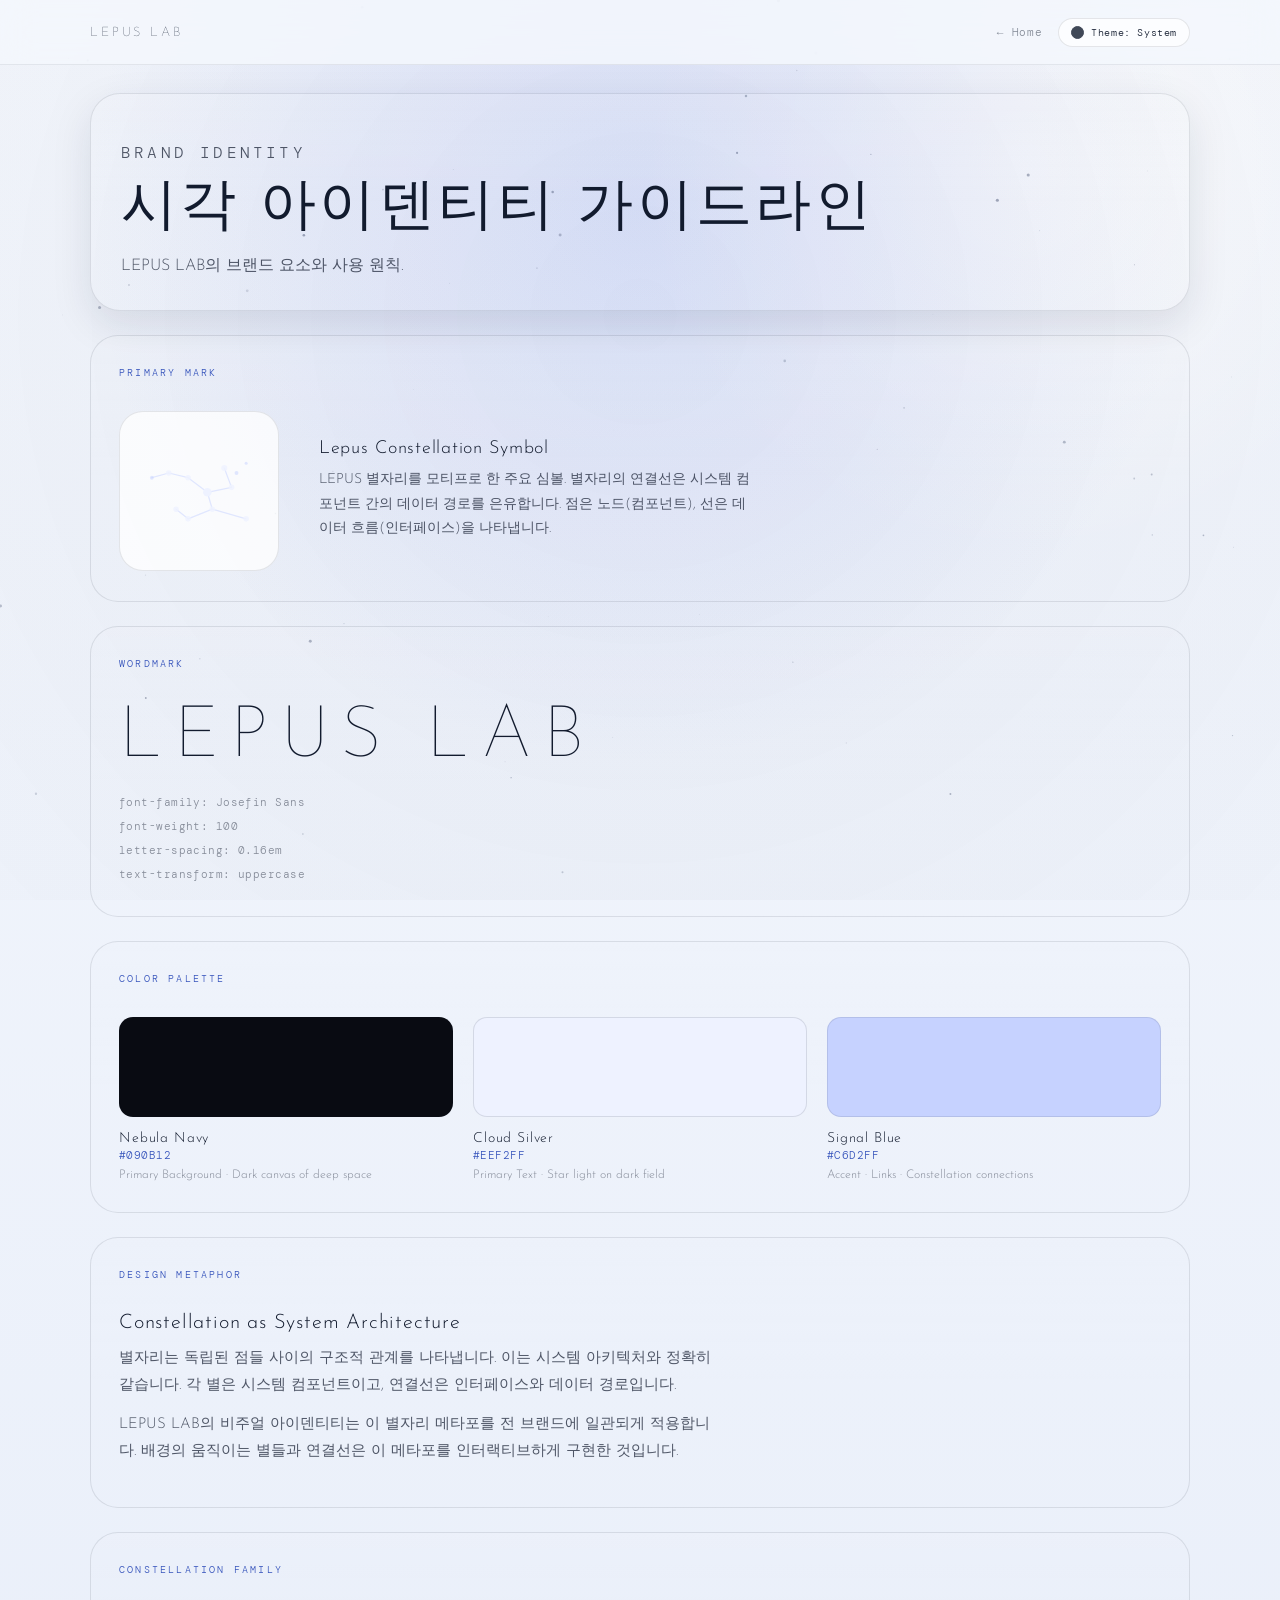
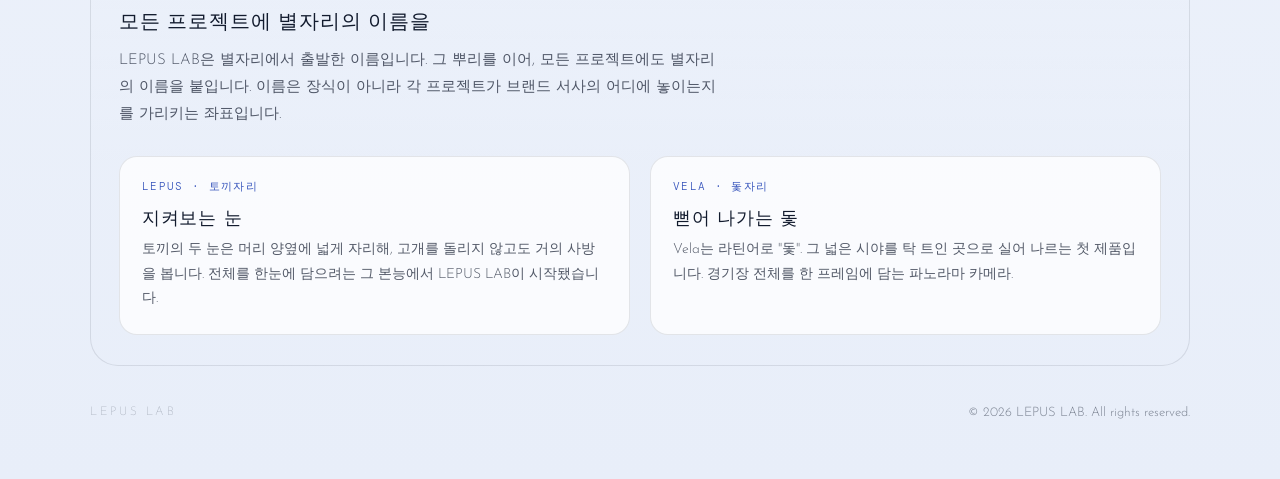
<file: brand.html>
<!DOCTYPE html>
<html lang="ko">
<head>
  <meta charset="UTF-8">
  <meta name="viewport" content="width=device-width, initial-scale=1">
  <title>LEPUS LAB — Brand Identity</title>

  <link rel="canonical" href="https://lepuslab.dev/brand">
  <meta name="description" content="LEPUS LAB 브랜드 아이덴티티 가이드라인. 심볼, 워드마크, 컬러 팔레트, 별자리 네이밍.">

  <link rel="preconnect" href="https://fonts.googleapis.com">
  <link rel="preconnect" href="https://fonts.gstatic.com" crossorigin>
  <link href="https://fonts.googleapis.com/css2?family=DM+Mono:wght@300;400&family=Josefin+Sans:wght@100;300;400&display=swap" rel="stylesheet">
  <link rel="icon" type="image/svg+xml" href="favicon.svg">
  <link rel="stylesheet" href="styles.css">
  <link rel="stylesheet" href="brand.css">
</head>
<body>
  <canvas id="starfield" aria-hidden="true"></canvas>

  <header class="site-header">
    <div class="container header-inner">
      <a class="logo" href="index.html">LEPUS LAB</a>
      <div class="header-actions">
        <nav class="nav" aria-label="Primary">
          <a href="index.html">← Home</a>
        </nav>
        <button class="theme-toggle" type="button" data-theme-toggle aria-live="polite">
          <span class="theme-toggle-icon" aria-hidden="true"></span>
          <span class="theme-toggle-label">Theme: System</span>
        </button>
      </div>
    </div>
  </header>

  <main>
    <section class="brand-page-hero container">
      <p class="eyebrow">Brand Identity</p>
      <h1>시각 아이덴티티 가이드라인</h1>
      <p>LEPUS LAB의 브랜드 요소와 사용 원칙.</p>
    </section>

    <!-- ── Primary Mark ── -->
    <section class="brand-section container">
      <p class="brand-section-label">Primary Mark</p>
      <div class="mark-row">
        <div class="mark-display">
          <svg width="120" height="120" viewBox="0 0 56 56" fill="none" xmlns="http://www.w3.org/2000/svg" aria-label="Lepus Lab constellation symbol">
            <!-- data-path links -->
            <g stroke="#C6D2FF" stroke-width="0.6" stroke-linecap="round" opacity=".5">
              <line x1="6.0"  y1="21.8" x2="13.9" y2="19.6"/>
              <line x1="13.9" y1="19.6" x2="22.9" y2="21.8"/>
              <line x1="22.9" y1="21.8" x2="31.9" y2="28.6"/>
              <line x1="31.9" y1="28.6" x2="43.2" y2="26.3"/>
              <line x1="39.8" y1="17.3" x2="43.2" y2="26.3"/>
              <line x1="31.9" y1="28.6" x2="34.2" y2="36.5"/>
              <line x1="34.2" y1="36.5" x2="50.0" y2="41.0"/>
              <line x1="17.3" y1="36.5" x2="22.9" y2="41.0"/>
              <line x1="22.9" y1="41.0" x2="34.2" y2="36.5"/>
            </g>
            <!-- dim stars -->
            <circle cx="6.0"  cy="21.8" r="0.9" fill="#C6D2FF" opacity=".5"/>
            <circle cx="45.5" cy="19.6" r="0.9" fill="#C6D2FF" opacity=".5"/>
            <circle cx="50.0" cy="15.1" r="0.7" fill="#C6D2FF" opacity=".5"/>
            <!-- bright stars (nodes) -->
            <circle cx="13.9" cy="19.6" r="1.3" fill="#EEF2FF" opacity=".85"/>
            <circle cx="22.9" cy="21.8" r="1.3" fill="#EEF2FF" opacity=".85"/>
            <circle cx="31.9" cy="28.6" r="2.0" fill="#EEF2FF"/>
            <circle cx="39.8" cy="17.3" r="1.4" fill="#EEF2FF" opacity=".85"/>
            <circle cx="43.2" cy="26.3" r="1.3" fill="#EEF2FF" opacity=".85"/>
            <circle cx="17.3" cy="36.5" r="1.3" fill="#EEF2FF" opacity=".85"/>
            <circle cx="22.9" cy="41.0" r="1.3" fill="#EEF2FF" opacity=".85"/>
            <circle cx="34.2" cy="36.5" r="1.3" fill="#EEF2FF" opacity=".85"/>
            <circle cx="50.0" cy="41.0" r="1.3" fill="#EEF2FF" opacity=".85"/>
          </svg>
        </div>
        <div class="mark-note">
          <h3>Lepus Constellation Symbol</h3>
          <p>LEPUS 별자리를 모티프로 한 주요 심볼. 별자리의 연결선은 시스템 컴포넌트 간의 데이터 경로를 은유합니다. 점은 노드(컴포넌트), 선은 데이터 흐름(인터페이스)을 나타냅니다.</p>
        </div>
      </div>
    </section>

    <!-- ── Wordmark ── -->
    <section class="brand-section container">
      <p class="brand-section-label">Wordmark</p>
      <div class="wordmark-display">LEPUS LAB</div>
      <div class="wordmark-spec">
        <div>font-family: Josefin Sans</div>
        <div>font-weight: 100</div>
        <div>letter-spacing: 0.16em</div>
        <div>text-transform: uppercase</div>
      </div>
    </section>

    <!-- ── Color Palette ── -->
    <section class="brand-section container">
      <p class="brand-section-label">Color Palette</p>
      <div class="color-grid">
        <div class="color-card">
          <div class="color-swatch color-swatch-navy" aria-label="Nebula Navy swatch"></div>
          <div>
            <h4>Nebula Navy</h4>
            <code>#090B12</code>
            <span>Primary Background · Dark canvas of deep space</span>
          </div>
        </div>
        <div class="color-card">
          <div class="color-swatch color-swatch-silver" aria-label="Cloud Silver swatch"></div>
          <div>
            <h4>Cloud Silver</h4>
            <code>#EEF2FF</code>
            <span>Primary Text · Star light on dark field</span>
          </div>
        </div>
        <div class="color-card">
          <div class="color-swatch color-swatch-signal" aria-label="Signal Blue swatch"></div>
          <div>
            <h4>Signal Blue</h4>
            <code>#C6D2FF</code>
            <span>Accent · Links · Constellation connections</span>
          </div>
        </div>
      </div>
    </section>

    <!-- ── Constellation Metaphor ── -->
    <section class="brand-section container">
      <p class="brand-section-label">Design Metaphor</p>
      <div class="constellation-note">
        <h3>Constellation as System Architecture</h3>
        <p>별자리는 독립된 점들 사이의 구조적 관계를 나타냅니다. 이는 시스템 아키텍처와 정확히 같습니다. 각 별은 시스템 컴포넌트이고, 연결선은 인터페이스와 데이터 경로입니다.</p>
        <p>LEPUS LAB의 비주얼 아이덴티티는 이 별자리 메타포를 전 브랜드에 일관되게 적용합니다. 배경의 움직이는 별들과 연결선은 이 메타포를 인터랙티브하게 구현한 것입니다.</p>
      </div>
    </section>

    <!-- ── Constellation Family ── -->
    <section class="brand-section container">
      <p class="brand-section-label">Constellation Family</p>
      <div class="constellation-note" style="margin-bottom:28px">
        <h3>모든 프로젝트에 별자리의 이름을</h3>
        <p>LEPUS LAB은 별자리에서 출발한 이름입니다. 그 뿌리를 이어, 모든 프로젝트에도 별자리의 이름을 붙입니다. 이름은 장식이 아니라 각 프로젝트가 브랜드 서사의 어디에 놓이는지를 가리키는 좌표입니다.</p>
      </div>
      <div class="family-grid">
        <div class="family-card">
          <div class="lat">Lepus · 토끼자리</div>
          <h3>지켜보는 눈</h3>
          <p>토끼의 두 눈은 머리 양옆에 넓게 자리해, 고개를 돌리지 않고도 거의 사방을 봅니다. 전체를 한눈에 담으려는 그 본능에서 LEPUS LAB이 시작됐습니다.</p>
        </div>
        <div class="family-card">
          <div class="lat">Vela · 돛자리</div>
          <h3>뻗어 나가는 돛</h3>
          <p>Vela는 라틴어로 "돛". 그 넓은 시야를 탁 트인 곳으로 실어 나르는 첫 제품입니다. 경기장 전체를 한 프레임에 담는 파노라마 카메라.</p>
        </div>
      </div>
    </section>
  </main>

  <footer class="site-footer">
    <div class="container footer-inner">
      <span class="footer-logo">LEPUS LAB</span>
      <span>© 2026 LEPUS LAB. All rights reserved.</span>
    </div>
  </footer>

  <script src="script.js"></script>
</body>
</html>
</file>
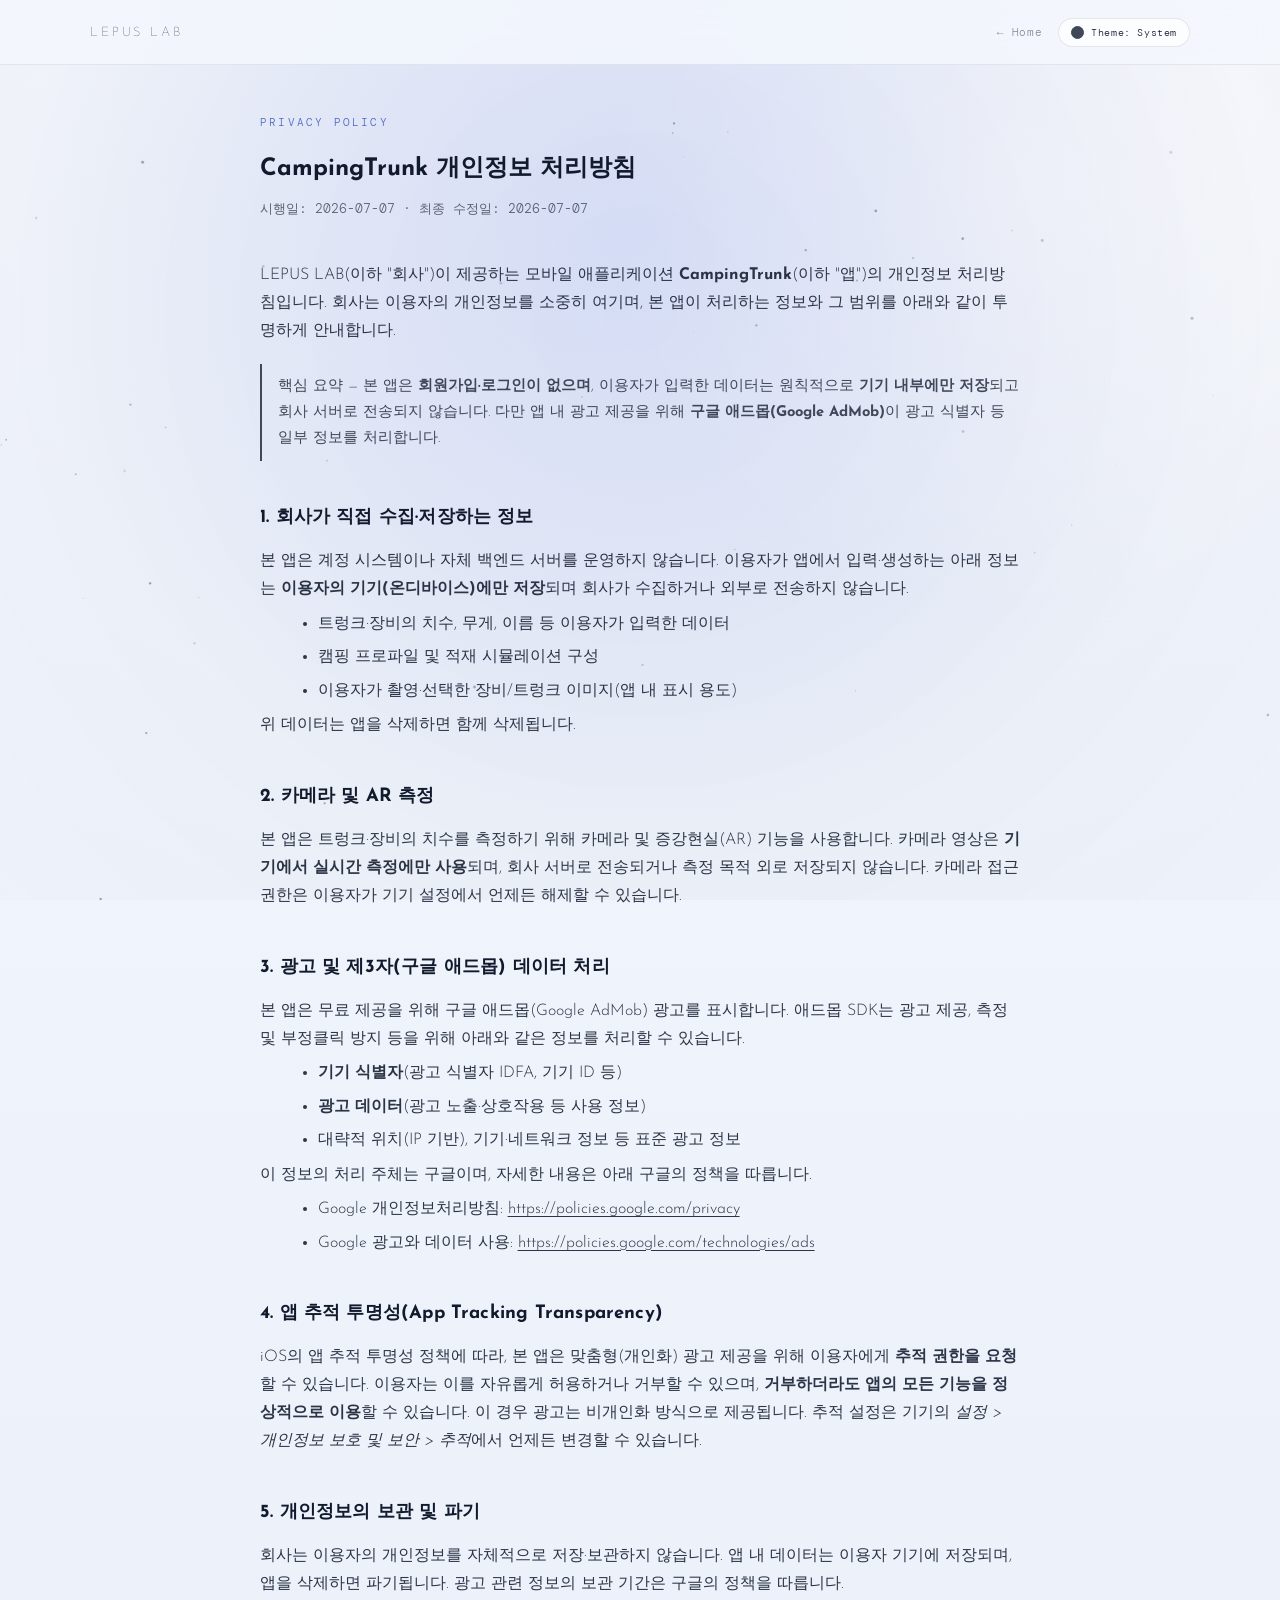
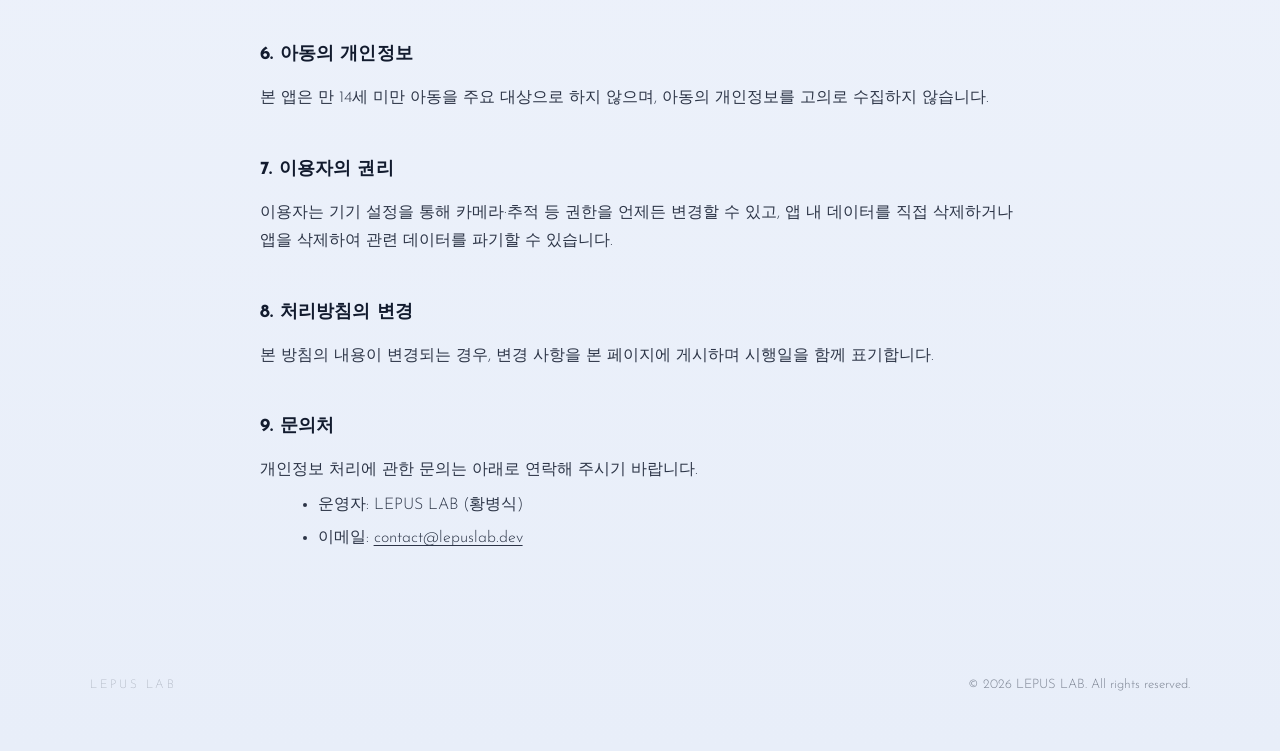
<file: campingtrunk-privacy.html>
<!DOCTYPE html>
<html lang="ko">
<head>
  <meta charset="UTF-8">
  <meta name="viewport" content="width=device-width, initial-scale=1">
  <title>CampingTrunk 개인정보 처리방침 — LEPUS LAB</title>

  <link rel="canonical" href="https://lepuslab.dev/campingtrunk-privacy">
  <meta name="description" content="CampingTrunk 앱 개인정보 처리방침. 로컬 저장, 계정 없음, 광고(AdMob) 데이터 처리 및 앱 추적 투명성(ATT) 안내.">
  <meta name="robots" content="index, follow">

  <link rel="preconnect" href="https://fonts.googleapis.com">
  <link rel="preconnect" href="https://fonts.gstatic.com" crossorigin>
  <link href="https://fonts.googleapis.com/css2?family=DM+Mono:wght@300;400&family=Josefin+Sans:wght@100;300;400&display=swap" rel="stylesheet">
  <link rel="icon" type="image/svg+xml" href="favicon.svg">
  <link rel="stylesheet" href="styles.css">

  <style>
    .legal { max-width: 760px; margin: 0 auto; padding: 3rem 0 5rem; line-height: 1.75; }
    .legal h1 { margin-bottom: .5rem; }
    .legal .legal-meta { opacity: .65; font-family: "DM Mono", monospace; font-size: .82rem; margin-bottom: 2.5rem; }
    .legal h2 { margin: 2.6rem 0 .8rem; font-size: 1.15rem; letter-spacing: .01em; }
    .legal p, .legal li { opacity: .88; }
    .legal ul { margin: .4rem 0 .4rem 1.1rem; }
    .legal li { margin: .35rem 0; }
    .legal a { text-decoration: underline; text-underline-offset: 3px; }
    .legal .note {
      border-left: 2px solid currentColor; padding: .6rem 0 .6rem 1rem;
      margin: 1.2rem 0; opacity: .78; font-size: .92rem;
    }
    .legal .todo { opacity: .55; font-style: italic; }
  </style>
</head>
<body>
  <canvas id="starfield" aria-hidden="true"></canvas>

  <header class="site-header">
    <div class="container header-inner">
      <a class="logo" href="index.html">LEPUS LAB</a>
      <div class="header-actions">
        <nav class="nav" aria-label="Primary">
          <a href="index.html">← Home</a>
        </nav>
        <button class="theme-toggle" type="button" data-theme-toggle aria-live="polite">
          <span class="theme-toggle-icon" aria-hidden="true"></span>
          <span class="theme-toggle-label">Theme: System</span>
        </button>
      </div>
    </div>
  </header>

  <main>
    <section class="container legal">
      <p class="eyebrow">Privacy Policy</p>
      <h1>CampingTrunk 개인정보 처리방침</h1>
      <p class="legal-meta">
        시행일: 2026-07-07 · 최종 수정일: 2026-07-07
      </p>

      <p>
        LEPUS LAB(이하 "회사")이 제공하는 모바일 애플리케이션 <strong>CampingTrunk</strong>(이하 "앱")의
        개인정보 처리방침입니다. 회사는 이용자의 개인정보를 소중히 여기며, 본 앱이 처리하는 정보와 그 범위를
        아래와 같이 투명하게 안내합니다.
      </p>

      <div class="note">
        핵심 요약 — 본 앱은 <strong>회원가입·로그인이 없으며</strong>, 이용자가 입력한 데이터는
        원칙적으로 <strong>기기 내부에만 저장</strong>되고 회사 서버로 전송되지 않습니다. 다만 앱 내 광고
        제공을 위해 <strong>구글 애드몹(Google AdMob)</strong>이 광고 식별자 등 일부 정보를 처리합니다.
      </div>

      <h2>1. 회사가 직접 수집·저장하는 정보</h2>
      <p>본 앱은 계정 시스템이나 자체 백엔드 서버를 운영하지 않습니다. 이용자가 앱에서 입력·생성하는 아래 정보는
        <strong>이용자의 기기(온디바이스)에만 저장</strong>되며 회사가 수집하거나 외부로 전송하지 않습니다.</p>
      <ul>
        <li>트렁크·장비의 치수, 무게, 이름 등 이용자가 입력한 데이터</li>
        <li>캠핑 프로파일 및 적재 시뮬레이션 구성</li>
        <li>이용자가 촬영·선택한 장비/트렁크 이미지(앱 내 표시 용도)</li>
      </ul>
      <p>위 데이터는 앱을 삭제하면 함께 삭제됩니다.</p>

      <h2>2. 카메라 및 AR 측정</h2>
      <p>본 앱은 트렁크·장비의 치수를 측정하기 위해 카메라 및 증강현실(AR) 기능을 사용합니다.
        카메라 영상은 <strong>기기에서 실시간 측정에만 사용</strong>되며, 회사 서버로 전송되거나
        측정 목적 외로 저장되지 않습니다. 카메라 접근 권한은 이용자가 기기 설정에서 언제든 해제할 수 있습니다.</p>

      <h2>3. 광고 및 제3자(구글 애드몹) 데이터 처리</h2>
      <p>본 앱은 무료 제공을 위해 구글 애드몹(Google AdMob) 광고를 표시합니다. 애드몹 SDK는 광고 제공,
        측정 및 부정클릭 방지 등을 위해 아래와 같은 정보를 처리할 수 있습니다.</p>
      <ul>
        <li><strong>기기 식별자</strong>(광고 식별자 IDFA, 기기 ID 등)</li>
        <li><strong>광고 데이터</strong>(광고 노출·상호작용 등 사용 정보)</li>
        <li>대략적 위치(IP 기반), 기기·네트워크 정보 등 표준 광고 정보</li>
      </ul>
      <p>이 정보의 처리 주체는 구글이며, 자세한 내용은 아래 구글의 정책을 따릅니다.</p>
      <ul>
        <li>Google 개인정보처리방침: <a href="https://policies.google.com/privacy" target="_blank" rel="noopener">https://policies.google.com/privacy</a></li>
        <li>Google 광고와 데이터 사용: <a href="https://policies.google.com/technologies/ads" target="_blank" rel="noopener">https://policies.google.com/technologies/ads</a></li>
      </ul>

      <h2>4. 앱 추적 투명성(App Tracking Transparency)</h2>
      <p>iOS의 앱 추적 투명성 정책에 따라, 본 앱은 맞춤형(개인화) 광고 제공을 위해 이용자에게
        <strong>추적 권한을 요청</strong>할 수 있습니다. 이용자는 이를 자유롭게 허용하거나 거부할 수 있으며,
        <strong>거부하더라도 앱의 모든 기능을 정상적으로 이용</strong>할 수 있습니다. 이 경우 광고는
        비개인화 방식으로 제공됩니다. 추적 설정은 기기의 <em>설정 &gt; 개인정보 보호 및 보안 &gt; 추적</em>에서
        언제든 변경할 수 있습니다.</p>

      <h2>5. 개인정보의 보관 및 파기</h2>
      <p>회사는 이용자의 개인정보를 자체적으로 저장·보관하지 않습니다. 앱 내 데이터는 이용자 기기에 저장되며,
        앱을 삭제하면 파기됩니다. 광고 관련 정보의 보관 기간은 구글의 정책을 따릅니다.</p>

      <h2>6. 아동의 개인정보</h2>
      <p>본 앱은 만 14세 미만 아동을 주요 대상으로 하지 않으며, 아동의 개인정보를 고의로 수집하지 않습니다.</p>

      <h2>7. 이용자의 권리</h2>
      <p>이용자는 기기 설정을 통해 카메라·추적 등 권한을 언제든 변경할 수 있고, 앱 내 데이터를 직접 삭제하거나
        앱을 삭제하여 관련 데이터를 파기할 수 있습니다.</p>

      <h2>8. 처리방침의 변경</h2>
      <p>본 방침의 내용이 변경되는 경우, 변경 사항을 본 페이지에 게시하며 시행일을 함께 표기합니다.</p>

      <h2>9. 문의처</h2>
      <p>개인정보 처리에 관한 문의는 아래로 연락해 주시기 바랍니다.</p>
      <ul>
        <li>운영자: LEPUS LAB (황병식)</li>
        <li>이메일: <a href="mailto:contact@lepuslab.dev">contact@lepuslab.dev</a></li>
      </ul>
    </section>
  </main>

  <footer class="site-footer">
    <div class="container footer-inner">
      <span class="footer-logo">LEPUS LAB</span>
      <span>© 2026 LEPUS LAB. All rights reserved.</span>
    </div>
  </footer>

  <script src="script.js"></script>
</body>
</html>
</file>
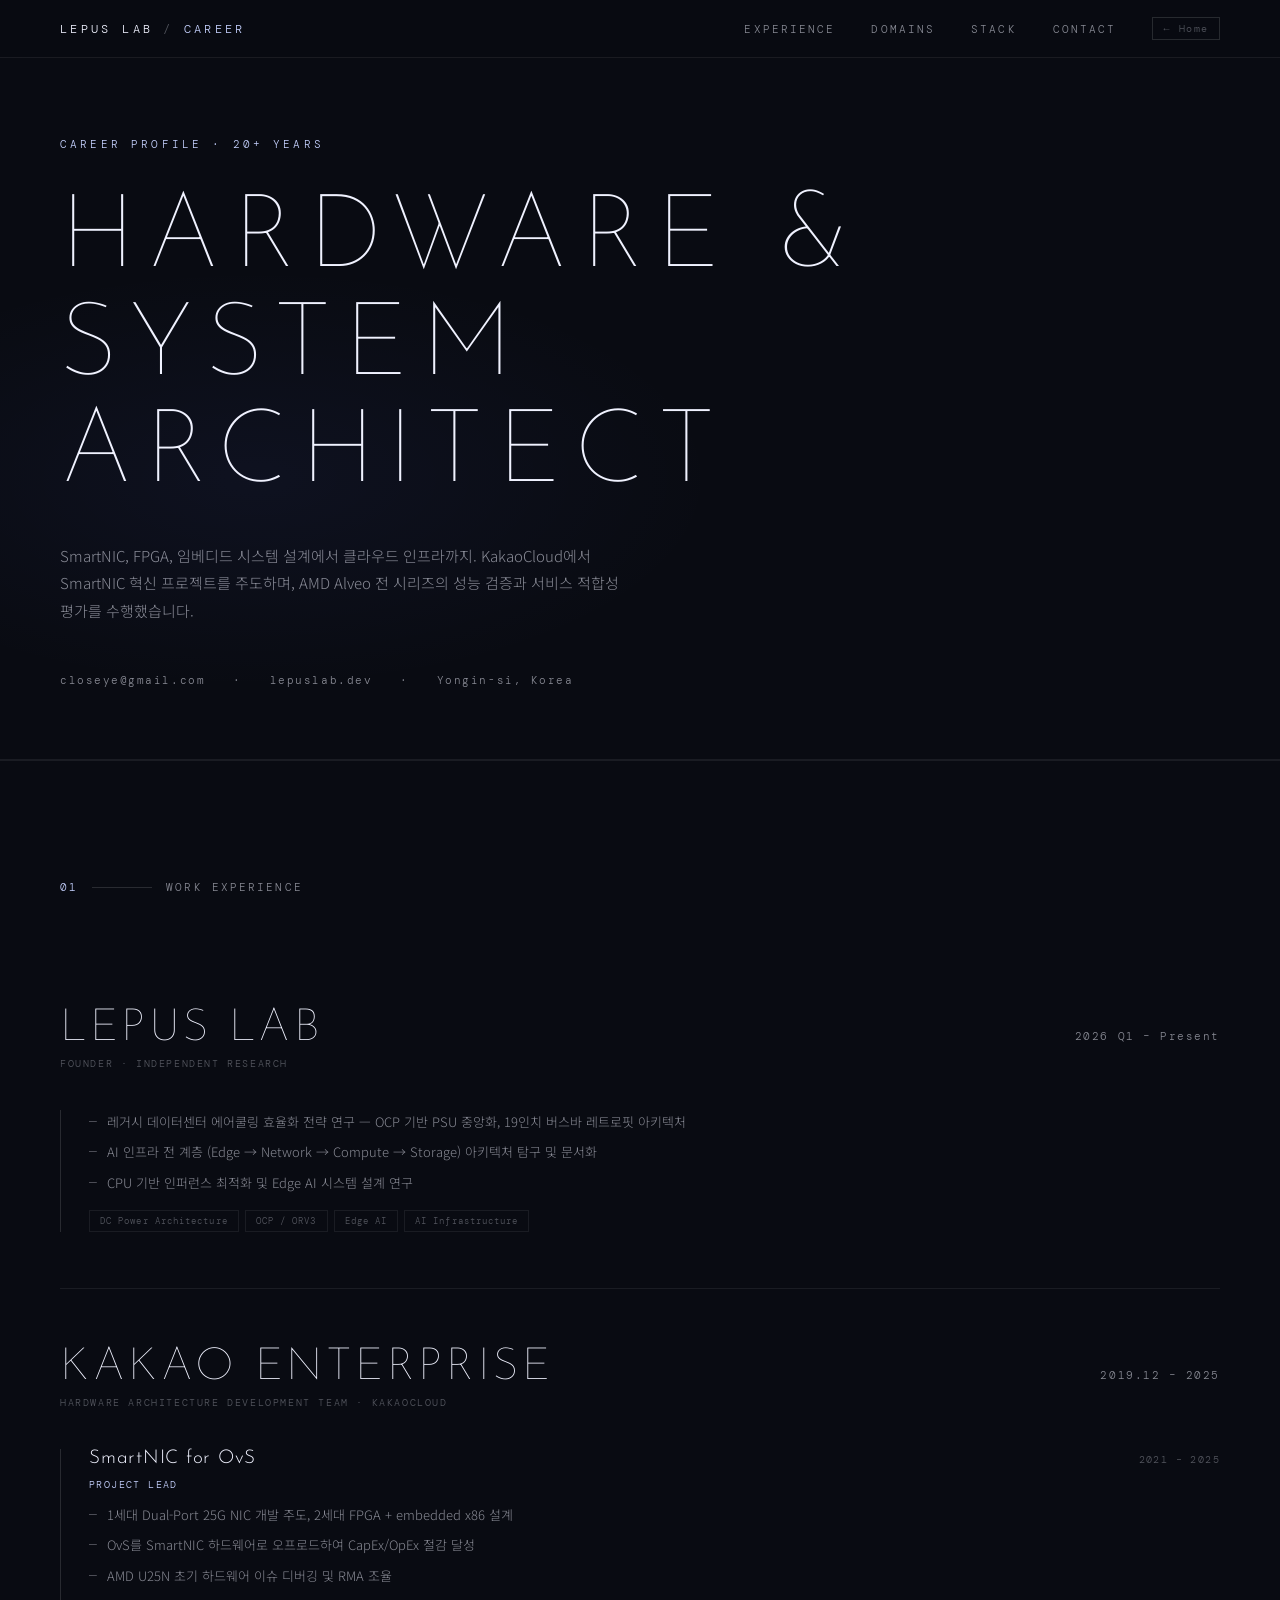
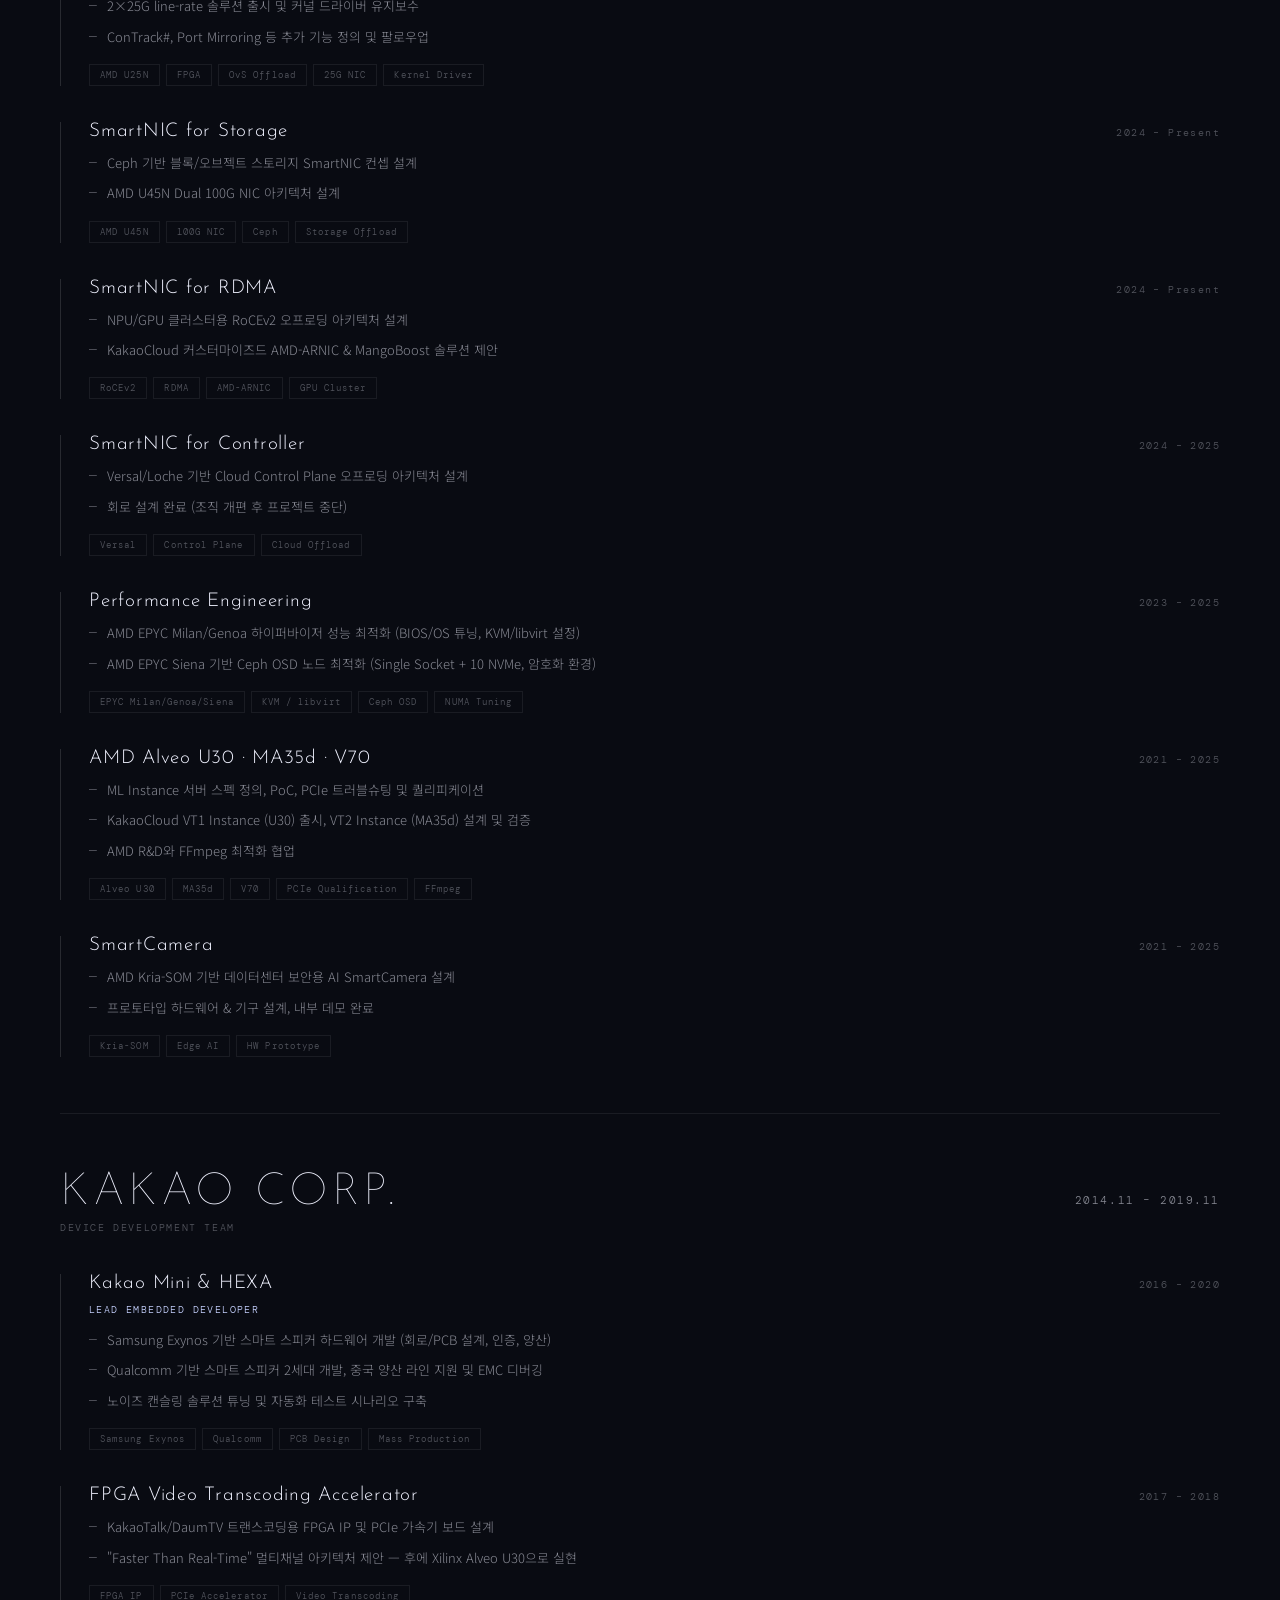
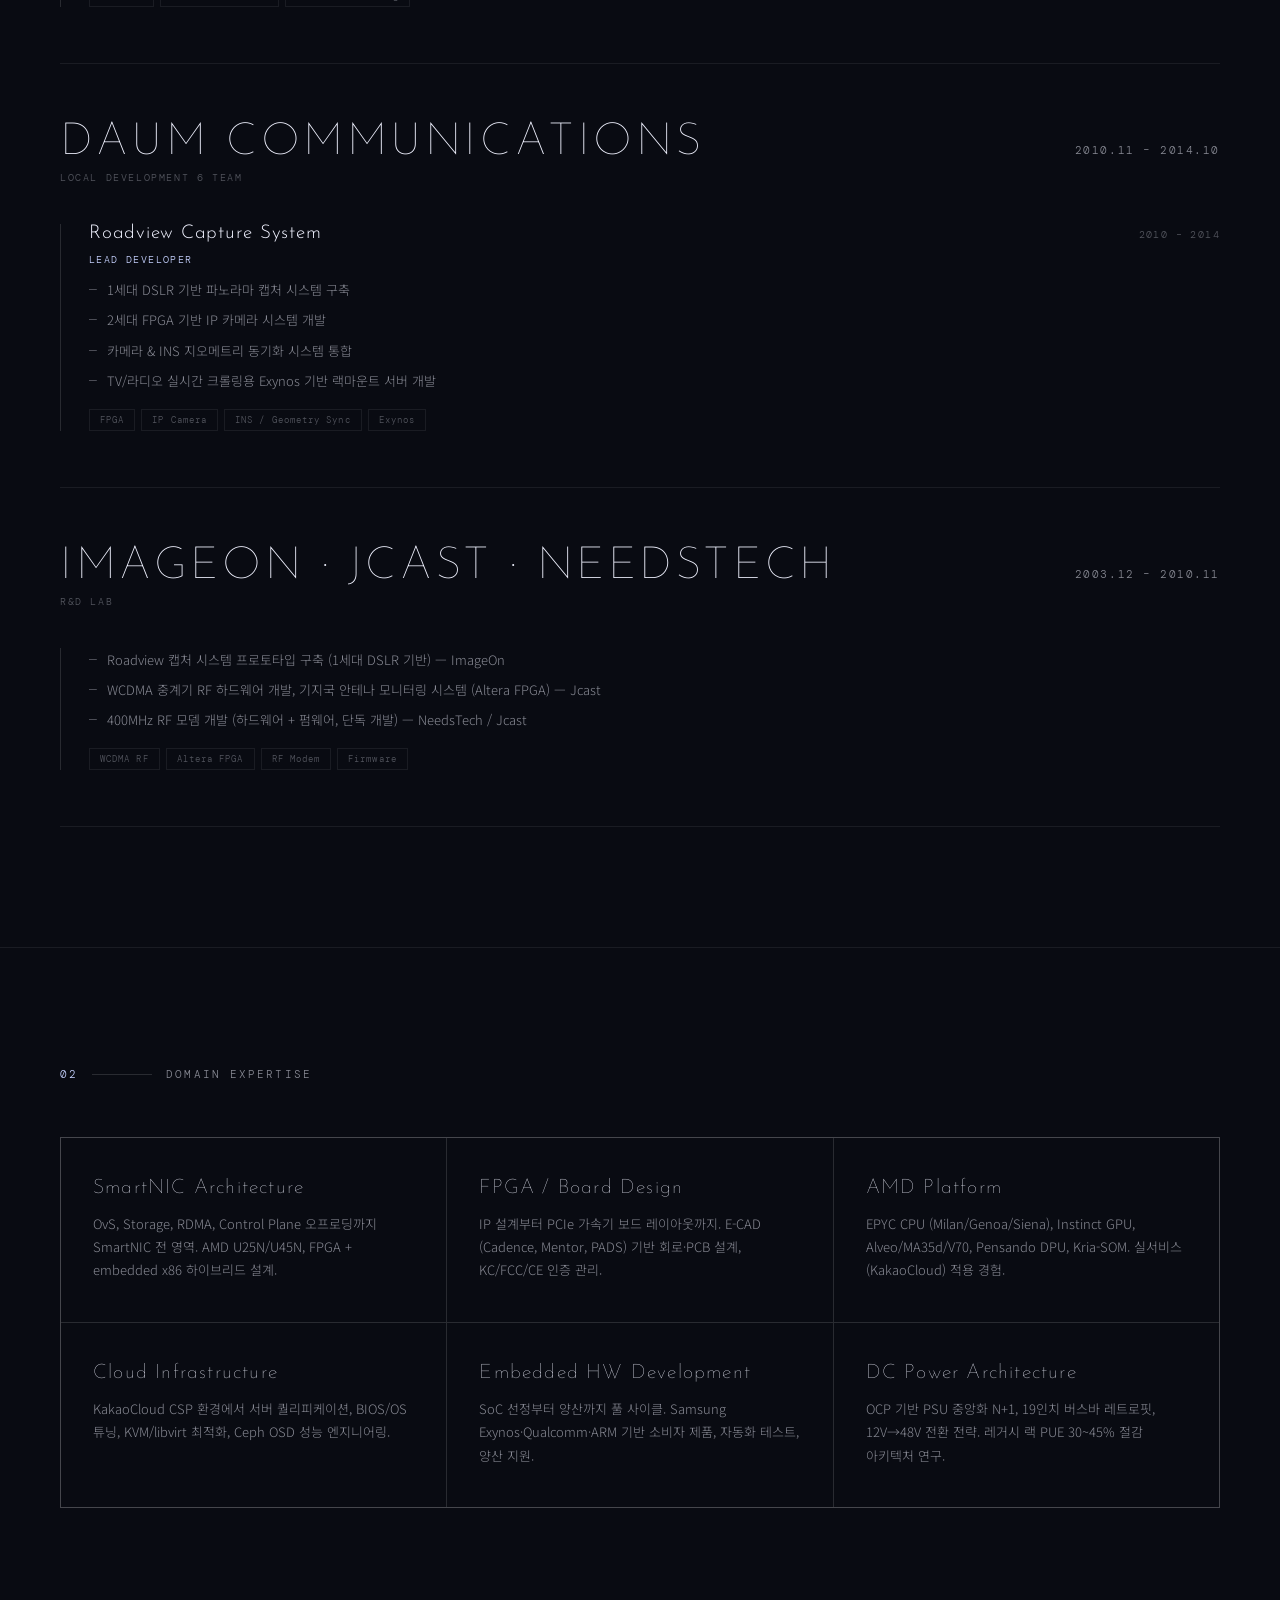
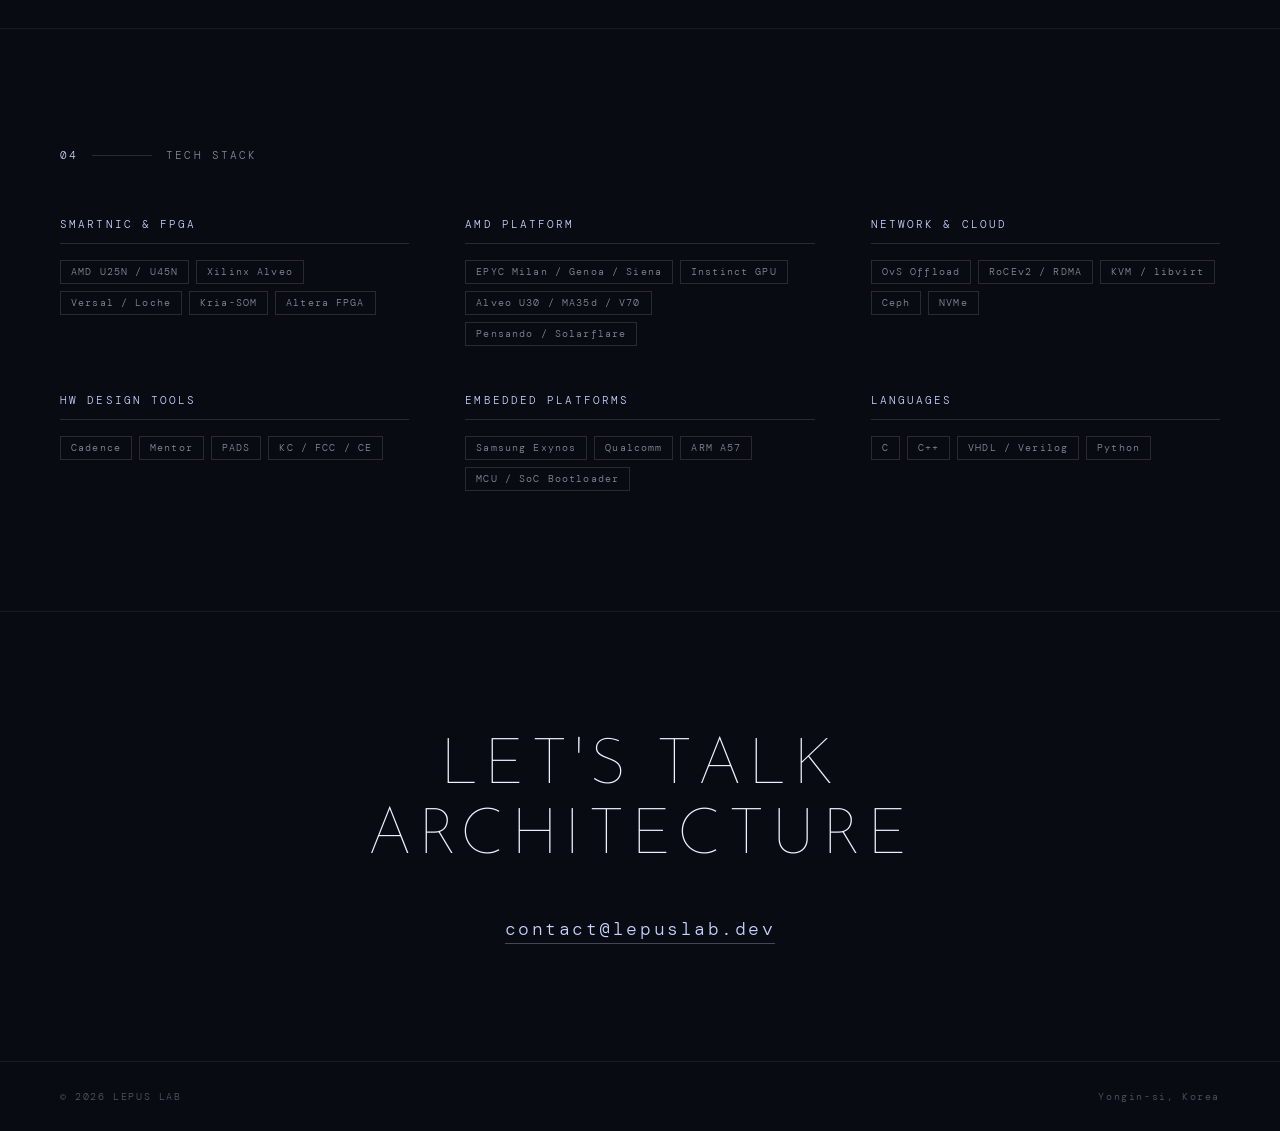
<file: career.html>
<!DOCTYPE html>
<html lang="ko">
<head>
  <meta charset="UTF-8">
  <meta name="viewport" content="width=device-width, initial-scale=1">
  <title>LEPUS LAB — Career</title>

  <link rel="canonical" href="https://lepuslab.dev/career">
  <meta name="description" content="Hardware & System Architect, 20+ years — SmartNIC, FPGA, Embedded, Cloud Infrastructure.">

  <meta property="og:type" content="website">
  <meta property="og:url" content="https://lepuslab.dev/career">
  <meta property="og:title" content="LEPUS LAB — Career">
  <meta property="og:description" content="Hardware & System Architect with 20+ years in SmartNIC, FPGA, and embedded system design.">
  <meta property="og:image" content="https://lepuslab.dev/og-image.svg">

  <link rel="preconnect" href="https://fonts.googleapis.com">
  <link rel="preconnect" href="https://fonts.gstatic.com" crossorigin>
  <link href="https://fonts.googleapis.com/css2?family=DM+Mono:wght@300;400&family=Josefin+Sans:wght@100;300;400&family=Noto+Sans+KR:wght@300;400&display=swap" rel="stylesheet">
  <link rel="icon" type="image/svg+xml" href="favicon.svg">

  <style>
    :root {
      --bg:       #090b12;
      --text:     #f0f2ff;
      --muted:    rgba(240,242,255,.55);
      --soft:     rgba(240,242,255,.32);
      --accent:   #c6d2ff;
      --line:     rgba(255,255,255,.07);
      --line-med: rgba(255,255,255,.13);
      --w:        min(1160px, 100% - 48px);
      --nav-h:    58px;
    }

    *, *::before, *::after { box-sizing: border-box; margin: 0; padding: 0; }
    html { scroll-behavior: smooth; }

    body {
      font-family: 'Josefin Sans', system-ui, sans-serif;
      font-weight: 300;
      background: var(--bg);
      color: var(--text);
      -webkit-font-smoothing: antialiased;
      overflow-x: hidden;
    }

    a { color: inherit; text-decoration: none; }

    /* ── Nav ── */
    .nav {
      position: sticky; top: 0; z-index: 100;
      height: var(--nav-h);
      background: rgba(9,11,18,.88);
      backdrop-filter: blur(20px);
      -webkit-backdrop-filter: blur(20px);
      border-bottom: 1px solid var(--line);
    }
    .nav-in {
      width: var(--w); margin: 0 auto; height: 100%;
      display: flex; align-items: center; justify-content: space-between;
    }
    .nav-brand {
      display: flex; align-items: center;
      font-family: 'DM Mono', monospace; font-weight: 300;
      font-size: 12px; letter-spacing: 0.28em; color: var(--muted);
    }
    .nav-brand-home { color: var(--text); }
    .nav-brand-sep  { margin: 0 10px; color: var(--soft); }
    .nav-brand-page { color: var(--accent); }
    .nav-right { display: flex; align-items: center; gap: 36px; }
    .nav-links { display: flex; gap: 36px; list-style: none; }
    .nav-links a {
      font-family: 'DM Mono', monospace; font-size: 10.5px;
      letter-spacing: 0.2em; text-transform: uppercase;
      color: var(--muted); transition: color .2s;
    }
    .nav-links a:hover { color: var(--text); }
    .nav-back {
      font-family: 'DM Mono', monospace; font-size: 10px;
      letter-spacing: 0.16em; color: var(--soft);
      border: 1px solid var(--line-med); padding: 4px 10px;
      transition: color .2s, border-color .2s;
    }
    .nav-back:hover { color: var(--accent); border-color: rgba(198,210,255,.3); }

    /* ── Hero ── */
    .hero {
      min-height: 62vh;
      display: flex; flex-direction: column;
      justify-content: flex-end;
      padding: 80px 24px 72px;
      position: relative; overflow: hidden;
      border-bottom: 1px solid var(--line);
    }
    .hero::before {
      content: '';
      position: absolute; inset: 0;
      background: radial-gradient(ellipse 60% 50% at 20% 60%, rgba(100,120,255,.06), transparent 60%);
      pointer-events: none;
    }
    .hero-inner { width: var(--w); margin: 0 auto; position: relative; }
    .hero-eyebrow {
      font-family: 'DM Mono', monospace; font-size: 10.5px;
      letter-spacing: 0.3em; text-transform: uppercase;
      color: var(--accent); margin-bottom: 36px;
      opacity: 0; animation: fadeUp .9s .15s forwards;
    }
    .hero-h1 {
      font-family: 'Josefin Sans', sans-serif;
      font-weight: 100;
      font-size: clamp(44px, 8vw, 112px);
      letter-spacing: 0.12em;
      text-transform: uppercase;
      line-height: 1.05;
      color: var(--text);
      margin-bottom: 32px;
      opacity: 0; animation: fadeUp .9s .3s forwards;
    }
    .hero-sub {
      font-family: 'Noto Sans KR', sans-serif;
      font-size: clamp(13px, 1.3vw, 15px);
      line-height: 1.85; color: var(--muted);
      max-width: 580px; word-break: keep-all;
      margin-bottom: 48px;
      opacity: 0; animation: fadeUp .9s .45s forwards;
    }
    .hero-contact {
      display: flex; gap: 28px; flex-wrap: wrap;
      opacity: 0; animation: fadeUp .9s .6s forwards;
    }
    .hero-contact a,
    .hero-contact span {
      font-family: 'DM Mono', monospace; font-size: 11px;
      letter-spacing: 0.14em; color: var(--muted); transition: color .2s;
    }
    .hero-contact a:hover { color: var(--accent); }
    .hero-contact-sep { color: var(--soft); }

    /* ── Sections ── */
    .section { padding: 120px 24px; border-top: 1px solid var(--line); }
    .sec-w { width: var(--w); margin: 0 auto; }
    .sec-meta {
      display: flex; align-items: center; gap: 14px; margin-bottom: 56px;
    }
    .sec-num  { font-family: 'DM Mono', monospace; font-size: 10.5px; letter-spacing: 0.2em; color: var(--accent); }
    .sec-rule { height: 1px; width: 60px; background: var(--line-med); }
    .sec-name { font-family: 'DM Mono', monospace; font-size: 10.5px; letter-spacing: 0.2em; text-transform: uppercase; color: var(--muted); }

    /* ── Experience ── */
    .exp-entry {
      padding: 56px 0;
      border-bottom: 1px solid var(--line);
    }
    .exp-header {
      display: flex; justify-content: space-between;
      align-items: baseline; gap: 24px; margin-bottom: 6px; flex-wrap: wrap;
    }
    .exp-company {
      font-family: 'Josefin Sans', sans-serif;
      font-weight: 100;
      font-size: clamp(26px, 3.5vw, 50px);
      letter-spacing: 0.08em; text-transform: uppercase;
    }
    .exp-period {
      font-family: 'DM Mono', monospace; font-size: 11px;
      letter-spacing: 0.14em; color: var(--muted); white-space: nowrap;
    }
    .exp-team {
      font-family: 'DM Mono', monospace; font-size: 10px;
      letter-spacing: 0.16em; text-transform: uppercase;
      color: var(--soft); margin-bottom: 40px;
    }
    .exp-projects { display: flex; flex-direction: column; gap: 36px; }
    .exp-project {
      padding-left: 28px;
      border-left: 1px solid var(--line-med);
    }
    .proj-header {
      display: flex; justify-content: space-between;
      align-items: baseline; gap: 16px; margin-bottom: 10px; flex-wrap: wrap;
    }
    .proj-name {
      font-weight: 300;
      font-size: clamp(15px, 1.6vw, 19px);
      letter-spacing: 0.04em;
    }
    .proj-period {
      font-family: 'DM Mono', monospace; font-size: 10px;
      letter-spacing: 0.14em; color: var(--soft); white-space: nowrap;
    }
    .proj-role {
      font-family: 'DM Mono', monospace; font-size: 10px;
      letter-spacing: 0.14em; text-transform: uppercase;
      color: var(--accent); margin-bottom: 12px;
    }
    .exp-bullets {
      list-style: none;
      display: flex; flex-direction: column; gap: 7px; margin-bottom: 16px;
    }
    .exp-bullets li {
      font-family: 'Noto Sans KR', sans-serif;
      font-size: 13px; line-height: 1.8;
      color: var(--muted); padding-left: 18px;
      position: relative; word-break: keep-all;
    }
    .exp-bullets li::before {
      content: '—'; position: absolute; left: 0;
      color: var(--soft);
      font-family: 'DM Mono', monospace;
    }
    .exp-tags { display: flex; flex-wrap: wrap; gap: 6px; }
    .exp-tag {
      font-family: 'DM Mono', monospace; font-size: 9px;
      letter-spacing: 0.12em; color: var(--soft);
      padding: 4px 10px; border: 1px solid var(--line);
    }

    /* ── Domain grid ── */
    .domain-grid {
      display: grid;
      grid-template-columns: repeat(3, 1fr);
      background: var(--line-med); gap: 1px;
      border: 1px solid var(--line-med);
    }
    .domain-card {
      background: var(--bg); padding: 40px 32px;
      transition: background .25s;
    }
    .domain-card:hover { background: rgba(13,16,28,.85); }
    .domain-name {
      font-weight: 100; font-size: 20px;
      letter-spacing: 0.06em; margin-bottom: 14px;
    }
    .domain-desc {
      font-family: 'Noto Sans KR', sans-serif;
      font-size: 13px; line-height: 1.8;
      color: var(--muted); word-break: keep-all;
    }

    /* ── Education ── */
    .edu-entry {
      display: flex; justify-content: space-between;
      align-items: baseline; gap: 32px; flex-wrap: wrap;
      padding: 28px 0; border-bottom: 1px solid var(--line);
    }
    .edu-school {
      font-weight: 300;
      font-size: clamp(16px, 1.6vw, 22px);
      letter-spacing: 0.04em;
    }
    .edu-detail {
      font-family: 'DM Mono', monospace; font-size: 10px;
      letter-spacing: 0.12em; color: var(--muted); text-align: right;
    }

    /* ── Stack ── */
    .stack-grid-career {
      display: grid;
      grid-template-columns: repeat(3, 1fr);
      gap: 48px 56px;
    }
    .stack-group-label {
      font-family: 'DM Mono', monospace; font-size: 10.5px;
      letter-spacing: 0.2em; text-transform: uppercase;
      color: var(--accent); margin-bottom: 16px;
      padding-bottom: 12px; border-bottom: 1px solid var(--line-med);
      display: block;
    }
    .tag-row { display: flex; flex-wrap: wrap; gap: 7px; }
    .tag {
      font-family: 'DM Mono', monospace; font-size: 9.5px;
      letter-spacing: 0.12em; color: var(--muted);
      padding: 5px 10px; border: 1px solid var(--line-med);
    }

    /* ── Contact / Footer ── */
    .contact {
      padding: 120px 24px; border-top: 1px solid var(--line); text-align: center;
    }
    .contact-title {
      font-weight: 100;
      font-size: clamp(32px, 5vw, 80px);
      letter-spacing: 0.1em; text-transform: uppercase;
      line-height: 1.1; margin-bottom: 44px;
    }
    .contact-email {
      font-family: 'DM Mono', monospace;
      font-size: clamp(13px, 1.4vw, 18px);
      letter-spacing: 0.14em; color: var(--accent);
      border-bottom: 1px solid rgba(198,210,255,.3);
      padding-bottom: 2px; transition: opacity .2s;
    }
    .contact-email:hover { opacity: .7; }

    footer { padding: 28px 24px; border-top: 1px solid var(--line); }
    .footer-in {
      width: var(--w); margin: 0 auto;
      display: flex; justify-content: space-between;
    }
    .footer-copy {
      font-family: 'DM Mono', monospace; font-size: 10px;
      letter-spacing: 0.16em; color: var(--soft);
    }

    /* ── Reveal ── */
    .reveal {
      opacity: 0; transform: translateY(20px);
      transition: opacity .7s, transform .7s;
    }
    .reveal.visible { opacity: 1; transform: none; }

    @keyframes fadeUp {
      from { opacity: 0; transform: translateY(16px); }
      to   { opacity: 1; transform: none; }
    }

    /* ── Responsive ── */
    @media (max-width: 900px) {
      .domain-grid         { grid-template-columns: repeat(2, 1fr); }
      .stack-grid-career   { grid-template-columns: repeat(2, 1fr); gap: 36px; }
      .exp-header          { flex-direction: column; gap: 4px; }
    }
    @media (max-width: 600px) {
      .domain-grid         { grid-template-columns: 1fr; }
      .stack-grid-career   { grid-template-columns: 1fr; }
      .nav-links li:nth-child(n+4) { display: none; }
    }
  </style>
</head>
<body>

  <!-- ── Nav ── -->
  <header class="nav" role="banner">
    <div class="nav-in">
      <div class="nav-brand">
        <a class="nav-brand-home" href="index.html">LEPUS LAB</a>
        <span class="nav-brand-sep">/</span>
        <span class="nav-brand-page">CAREER</span>
      </div>
      <div class="nav-right">
        <nav aria-label="Primary">
          <ul class="nav-links">
            <li><a href="#experience">Experience</a></li>
            <li><a href="#domains">Domains</a></li>
            <li><a href="#stack">Stack</a></li>
            <li><a href="#contact">Contact</a></li>
          </ul>
        </nav>
        <a class="nav-back" href="index.html">← Home</a>
      </div>
    </div>
  </header>

  <main>

    <!-- ── Hero ── -->
    <section class="hero" aria-labelledby="career-h1">
      <div class="hero-inner">
        <p class="hero-eyebrow">Career Profile · 20+ Years</p>
        <h1 id="career-h1" class="hero-h1">Hardware &amp;<br>System<br>Architect</h1>
        <p class="hero-sub">SmartNIC, FPGA, 임베디드 시스템 설계에서 클라우드 인프라까지. KakaoCloud에서 SmartNIC 혁신 프로젝트를 주도하며, AMD Alveo 전 시리즈의 성능 검증과 서비스 적합성 평가를 수행했습니다.</p>
        <div class="hero-contact">
          <a href="mailto:closeye@gmail.com">closeye@gmail.com</a>
          <span class="hero-contact-sep">·</span>
          <a href="https://lepuslab.dev">lepuslab.dev</a>
          <span class="hero-contact-sep">·</span>
          <span>Yongin-si, Korea</span>
        </div>
      </div>
    </section>

    <!-- ── 01 Work Experience ── -->
    <section id="experience" class="section">
      <div class="sec-w">
        <div class="sec-meta reveal">
          <span class="sec-num">01</span>
          <div class="sec-rule"></div>
          <span class="sec-name">Work Experience</span>
        </div>

        <!-- LEPUS LAB -->
        <div class="exp-entry reveal">
          <div class="exp-header">
            <span class="exp-company">Lepus Lab</span>
            <span class="exp-period">2026 Q1 – Present</span>
          </div>
          <div class="exp-team">Founder · Independent Research</div>
          <div class="exp-projects">
            <div class="exp-project">
              <ul class="exp-bullets">
                <li>레거시 데이터센터 에어쿨링 효율화 전략 연구 — OCP 기반 PSU 중앙화, 19인치 버스바 레트로핏 아키텍처</li>
                <li>AI 인프라 전 계층 (Edge → Network → Compute → Storage) 아키텍처 탐구 및 문서화</li>
                <li>CPU 기반 인퍼런스 최적화 및 Edge AI 시스템 설계 연구</li>
              </ul>
              <div class="exp-tags">
                <span class="exp-tag">DC Power Architecture</span>
                <span class="exp-tag">OCP / ORV3</span>
                <span class="exp-tag">Edge AI</span>
                <span class="exp-tag">AI Infrastructure</span>
              </div>
            </div>
          </div>
        </div>

        <!-- Kakao Enterprise -->
        <div class="exp-entry reveal">
          <div class="exp-header">
            <span class="exp-company">Kakao Enterprise</span>
            <span class="exp-period">2019.12 – 2025</span>
          </div>
          <div class="exp-team">Hardware Architecture Development Team · KakaoCloud</div>
          <div class="exp-projects">

            <div class="exp-project">
              <div class="proj-header">
                <span class="proj-name">SmartNIC for OvS</span>
                <span class="proj-period">2021 – 2025</span>
              </div>
              <div class="proj-role">Project Lead</div>
              <ul class="exp-bullets">
                <li>1세대 Dual-Port 25G NIC 개발 주도, 2세대 FPGA + embedded x86 설계</li>
                <li>OvS를 SmartNIC 하드웨어로 오프로드하여 CapEx/OpEx 절감 달성</li>
                <li>AMD U25N 초기 하드웨어 이슈 디버깅 및 RMA 조율</li>
                <li>2×25G line-rate 솔루션 출시 및 커널 드라이버 유지보수</li>
                <li>ConTrack#, Port Mirroring 등 추가 기능 정의 및 팔로우업</li>
              </ul>
              <div class="exp-tags">
                <span class="exp-tag">AMD U25N</span><span class="exp-tag">FPGA</span>
                <span class="exp-tag">OvS Offload</span><span class="exp-tag">25G NIC</span>
                <span class="exp-tag">Kernel Driver</span>
              </div>
            </div>

            <div class="exp-project">
              <div class="proj-header">
                <span class="proj-name">SmartNIC for Storage</span>
                <span class="proj-period">2024 – Present</span>
              </div>
              <ul class="exp-bullets">
                <li>Ceph 기반 블록/오브젝트 스토리지 SmartNIC 컨셉 설계</li>
                <li>AMD U45N Dual 100G NIC 아키텍처 설계</li>
              </ul>
              <div class="exp-tags">
                <span class="exp-tag">AMD U45N</span><span class="exp-tag">100G NIC</span>
                <span class="exp-tag">Ceph</span><span class="exp-tag">Storage Offload</span>
              </div>
            </div>

            <div class="exp-project">
              <div class="proj-header">
                <span class="proj-name">SmartNIC for RDMA</span>
                <span class="proj-period">2024 – Present</span>
              </div>
              <ul class="exp-bullets">
                <li>NPU/GPU 클러스터용 RoCEv2 오프로딩 아키텍처 설계</li>
                <li>KakaoCloud 커스터마이즈드 AMD-ARNIC &amp; MangoBoost 솔루션 제안</li>
              </ul>
              <div class="exp-tags">
                <span class="exp-tag">RoCEv2</span><span class="exp-tag">RDMA</span>
                <span class="exp-tag">AMD-ARNIC</span><span class="exp-tag">GPU Cluster</span>
              </div>
            </div>

            <div class="exp-project">
              <div class="proj-header">
                <span class="proj-name">SmartNIC for Controller</span>
                <span class="proj-period">2024 – 2025</span>
              </div>
              <ul class="exp-bullets">
                <li>Versal/Loche 기반 Cloud Control Plane 오프로딩 아키텍처 설계</li>
                <li>회로 설계 완료 (조직 개편 후 프로젝트 중단)</li>
              </ul>
              <div class="exp-tags">
                <span class="exp-tag">Versal</span><span class="exp-tag">Control Plane</span>
                <span class="exp-tag">Cloud Offload</span>
              </div>
            </div>

            <div class="exp-project">
              <div class="proj-header">
                <span class="proj-name">Performance Engineering</span>
                <span class="proj-period">2023 – 2025</span>
              </div>
              <ul class="exp-bullets">
                <li>AMD EPYC Milan/Genoa 하이퍼바이저 성능 최적화 (BIOS/OS 튜닝, KVM/libvirt 설정)</li>
                <li>AMD EPYC Siena 기반 Ceph OSD 노드 최적화 (Single Socket + 10 NVMe, 암호화 환경)</li>
              </ul>
              <div class="exp-tags">
                <span class="exp-tag">EPYC Milan/Genoa/Siena</span>
                <span class="exp-tag">KVM / libvirt</span><span class="exp-tag">Ceph OSD</span>
                <span class="exp-tag">NUMA Tuning</span>
              </div>
            </div>

            <div class="exp-project">
              <div class="proj-header">
                <span class="proj-name">AMD Alveo U30 · MA35d · V70</span>
                <span class="proj-period">2021 – 2025</span>
              </div>
              <ul class="exp-bullets">
                <li>ML Instance 서버 스펙 정의, PoC, PCIe 트러블슈팅 및 퀄리피케이션</li>
                <li>KakaoCloud VT1 Instance (U30) 출시, VT2 Instance (MA35d) 설계 및 검증</li>
                <li>AMD R&amp;D와 FFmpeg 최적화 협업</li>
              </ul>
              <div class="exp-tags">
                <span class="exp-tag">Alveo U30</span><span class="exp-tag">MA35d</span>
                <span class="exp-tag">V70</span><span class="exp-tag">PCIe Qualification</span>
                <span class="exp-tag">FFmpeg</span>
              </div>
            </div>

            <div class="exp-project">
              <div class="proj-header">
                <span class="proj-name">SmartCamera</span>
                <span class="proj-period">2021 – 2025</span>
              </div>
              <ul class="exp-bullets">
                <li>AMD Kria-SOM 기반 데이터센터 보안용 AI SmartCamera 설계</li>
                <li>프로토타입 하드웨어 &amp; 기구 설계, 내부 데모 완료</li>
              </ul>
              <div class="exp-tags">
                <span class="exp-tag">Kria-SOM</span><span class="exp-tag">Edge AI</span>
                <span class="exp-tag">HW Prototype</span>
              </div>
            </div>

          </div>
        </div>

        <!-- Kakao Corp -->
        <div class="exp-entry reveal">
          <div class="exp-header">
            <span class="exp-company">Kakao Corp.</span>
            <span class="exp-period">2014.11 – 2019.11</span>
          </div>
          <div class="exp-team">Device Development Team</div>
          <div class="exp-projects">

            <div class="exp-project">
              <div class="proj-header">
                <span class="proj-name">Kakao Mini &amp; HEXA</span>
                <span class="proj-period">2016 – 2020</span>
              </div>
              <div class="proj-role">Lead Embedded Developer</div>
              <ul class="exp-bullets">
                <li>Samsung Exynos 기반 스마트 스피커 하드웨어 개발 (회로/PCB 설계, 인증, 양산)</li>
                <li>Qualcomm 기반 스마트 스피커 2세대 개발, 중국 양산 라인 지원 및 EMC 디버깅</li>
                <li>노이즈 캔슬링 솔루션 튜닝 및 자동화 테스트 시나리오 구축</li>
              </ul>
              <div class="exp-tags">
                <span class="exp-tag">Samsung Exynos</span><span class="exp-tag">Qualcomm</span>
                <span class="exp-tag">PCB Design</span><span class="exp-tag">Mass Production</span>
              </div>
            </div>

            <div class="exp-project">
              <div class="proj-header">
                <span class="proj-name">FPGA Video Transcoding Accelerator</span>
                <span class="proj-period">2017 – 2018</span>
              </div>
              <ul class="exp-bullets">
                <li>KakaoTalk/DaumTV 트랜스코딩용 FPGA IP 및 PCIe 가속기 보드 설계</li>
                <li>"Faster Than Real-Time" 멀티채널 아키텍처 제안 — 후에 Xilinx Alveo U30으로 실현</li>
              </ul>
              <div class="exp-tags">
                <span class="exp-tag">FPGA IP</span><span class="exp-tag">PCIe Accelerator</span>
                <span class="exp-tag">Video Transcoding</span>
              </div>
            </div>

          </div>
        </div>

        <!-- Daum -->
        <div class="exp-entry reveal">
          <div class="exp-header">
            <span class="exp-company">Daum Communications</span>
            <span class="exp-period">2010.11 – 2014.10</span>
          </div>
          <div class="exp-team">Local Development 6 Team</div>
          <div class="exp-projects">
            <div class="exp-project">
              <div class="proj-header">
                <span class="proj-name">Roadview Capture System</span>
                <span class="proj-period">2010 – 2014</span>
              </div>
              <div class="proj-role">Lead Developer</div>
              <ul class="exp-bullets">
                <li>1세대 DSLR 기반 파노라마 캡처 시스템 구축</li>
                <li>2세대 FPGA 기반 IP 카메라 시스템 개발</li>
                <li>카메라 &amp; INS 지오메트리 동기화 시스템 통합</li>
                <li>TV/라디오 실시간 크롤링용 Exynos 기반 랙마운트 서버 개발</li>
              </ul>
              <div class="exp-tags">
                <span class="exp-tag">FPGA</span><span class="exp-tag">IP Camera</span>
                <span class="exp-tag">INS / Geometry Sync</span><span class="exp-tag">Exynos</span>
              </div>
            </div>
          </div>
        </div>

        <!-- Earlier experience -->
        <div class="exp-entry reveal">
          <div class="exp-header">
            <span class="exp-company">ImageOn · Jcast · NeedsTech</span>
            <span class="exp-period">2003.12 – 2010.11</span>
          </div>
          <div class="exp-team">R&amp;D Lab</div>
          <div class="exp-projects">
            <div class="exp-project">
              <ul class="exp-bullets">
                <li>Roadview 캡처 시스템 프로토타입 구축 (1세대 DSLR 기반) — ImageOn</li>
                <li>WCDMA 중계기 RF 하드웨어 개발, 기지국 안테나 모니터링 시스템 (Altera FPGA) — Jcast</li>
                <li>400MHz RF 모뎀 개발 (하드웨어 + 펌웨어, 단독 개발) — NeedsTech / Jcast</li>
              </ul>
              <div class="exp-tags">
                <span class="exp-tag">WCDMA RF</span><span class="exp-tag">Altera FPGA</span>
                <span class="exp-tag">RF Modem</span><span class="exp-tag">Firmware</span>
              </div>
            </div>
          </div>
        </div>

      </div>
    </section>

    <!-- ── 02 Domains ── -->
    <section id="domains" class="section">
      <div class="sec-w">
        <div class="sec-meta reveal">
          <span class="sec-num">02</span>
          <div class="sec-rule"></div>
          <span class="sec-name">Domain Expertise</span>
        </div>
        <div class="domain-grid reveal">
          <div class="domain-card">
            <h3 class="domain-name">SmartNIC Architecture</h3>
            <p class="domain-desc">OvS, Storage, RDMA, Control Plane 오프로딩까지 SmartNIC 전 영역. AMD U25N/U45N, FPGA + embedded x86 하이브리드 설계.</p>
          </div>
          <div class="domain-card">
            <h3 class="domain-name">FPGA / Board Design</h3>
            <p class="domain-desc">IP 설계부터 PCIe 가속기 보드 레이아웃까지. E-CAD (Cadence, Mentor, PADS) 기반 회로·PCB 설계, KC/FCC/CE 인증 관리.</p>
          </div>
          <div class="domain-card">
            <h3 class="domain-name">AMD Platform</h3>
            <p class="domain-desc">EPYC CPU (Milan/Genoa/Siena), Instinct GPU, Alveo/MA35d/V70, Pensando DPU, Kria-SOM. 실서비스(KakaoCloud) 적용 경험.</p>
          </div>
          <div class="domain-card">
            <h3 class="domain-name">Cloud Infrastructure</h3>
            <p class="domain-desc">KakaoCloud CSP 환경에서 서버 퀄리피케이션, BIOS/OS 튜닝, KVM/libvirt 최적화, Ceph OSD 성능 엔지니어링.</p>
          </div>
          <div class="domain-card">
            <h3 class="domain-name">Embedded HW Development</h3>
            <p class="domain-desc">SoC 선정부터 양산까지 풀 사이클. Samsung Exynos·Qualcomm·ARM 기반 소비자 제품, 자동화 테스트, 양산 지원.</p>
          </div>
          <div class="domain-card">
            <h3 class="domain-name">DC Power Architecture</h3>
            <p class="domain-desc">OCP 기반 PSU 중앙화 N+1, 19인치 버스바 레트로핏, 12V→48V 전환 전략. 레거시 랙 PUE 30~45% 절감 아키텍처 연구.</p>
          </div>
        </div>
      </div>
    </section>

    <!-- ── 04 Stack ── -->
    <section id="stack" class="section">
      <div class="sec-w">
        <div class="sec-meta reveal">
          <span class="sec-num">04</span>
          <div class="sec-rule"></div>
          <span class="sec-name">Tech Stack</span>
        </div>
        <div class="stack-grid-career reveal">
          <div>
            <span class="stack-group-label">SmartNIC &amp; FPGA</span>
            <div class="tag-row">
              <span class="tag">AMD U25N / U45N</span>
              <span class="tag">Xilinx Alveo</span>
              <span class="tag">Versal / Loche</span>
              <span class="tag">Kria-SOM</span>
              <span class="tag">Altera FPGA</span>
            </div>
          </div>
          <div>
            <span class="stack-group-label">AMD Platform</span>
            <div class="tag-row">
              <span class="tag">EPYC Milan / Genoa / Siena</span>
              <span class="tag">Instinct GPU</span>
              <span class="tag">Alveo U30 / MA35d / V70</span>
              <span class="tag">Pensando / Solarflare</span>
            </div>
          </div>
          <div>
            <span class="stack-group-label">Network &amp; Cloud</span>
            <div class="tag-row">
              <span class="tag">OvS Offload</span>
              <span class="tag">RoCEv2 / RDMA</span>
              <span class="tag">KVM / libvirt</span>
              <span class="tag">Ceph</span>
              <span class="tag">NVMe</span>
            </div>
          </div>
          <div>
            <span class="stack-group-label">HW Design Tools</span>
            <div class="tag-row">
              <span class="tag">Cadence</span>
              <span class="tag">Mentor</span>
              <span class="tag">PADS</span>
              <span class="tag">KC / FCC / CE</span>
            </div>
          </div>
          <div>
            <span class="stack-group-label">Embedded Platforms</span>
            <div class="tag-row">
              <span class="tag">Samsung Exynos</span>
              <span class="tag">Qualcomm</span>
              <span class="tag">ARM A57</span>
              <span class="tag">MCU / SoC Bootloader</span>
            </div>
          </div>
          <div>
            <span class="stack-group-label">Languages</span>
            <div class="tag-row">
              <span class="tag">C</span>
              <span class="tag">C++</span>
              <span class="tag">VHDL / Verilog</span>
              <span class="tag">Python</span>
            </div>
          </div>
        </div>
      </div>
    </section>

    <!-- ── Contact ── -->
    <section id="contact" class="contact">
      <h2 class="contact-title reveal">Let's talk<br>architecture</h2>
      <a class="contact-email reveal" href="mailto:contact@lepuslab.dev">contact@lepuslab.dev</a>
    </section>

  </main>

  <footer>
    <div class="footer-in">
      <span class="footer-copy">© 2026 LEPUS LAB</span>
      <span class="footer-copy">Yongin-si, Korea</span>
    </div>
  </footer>

  <script src="reveal.js"></script>
</body>
</html>
</file>
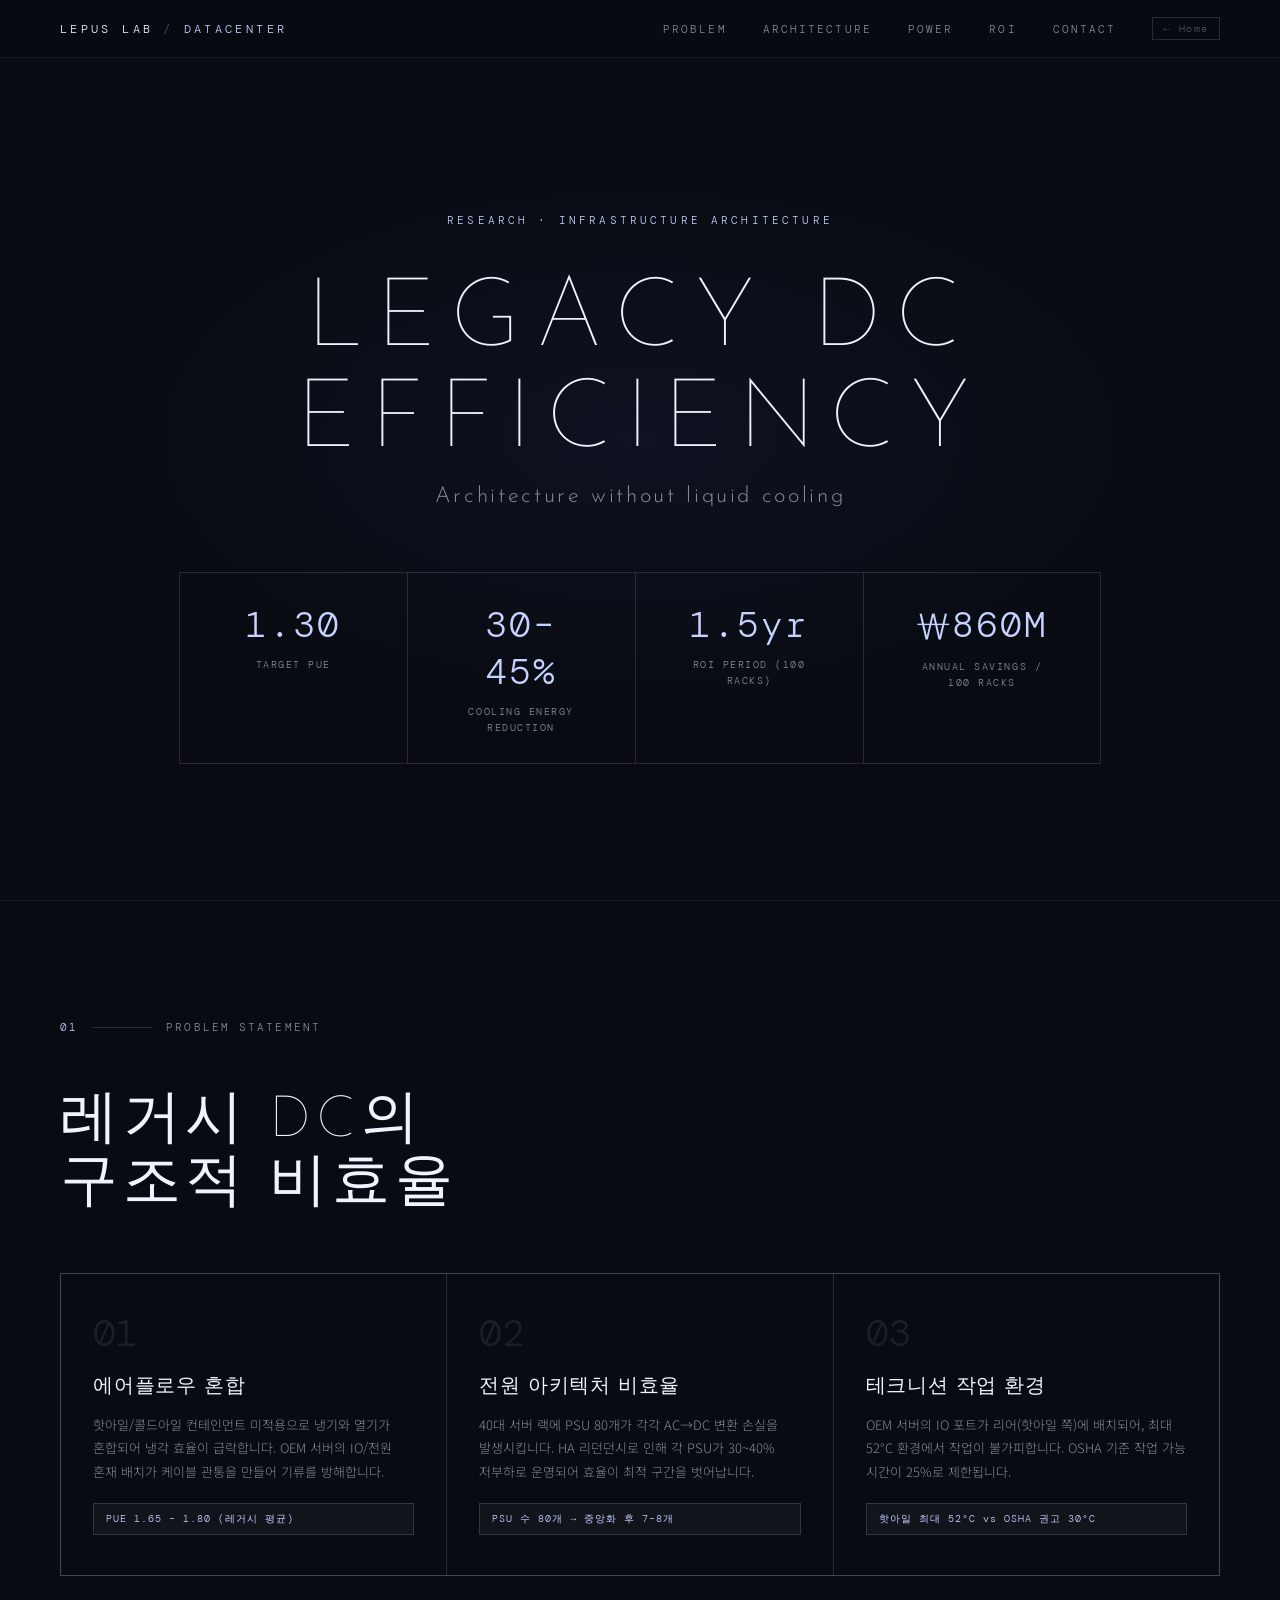
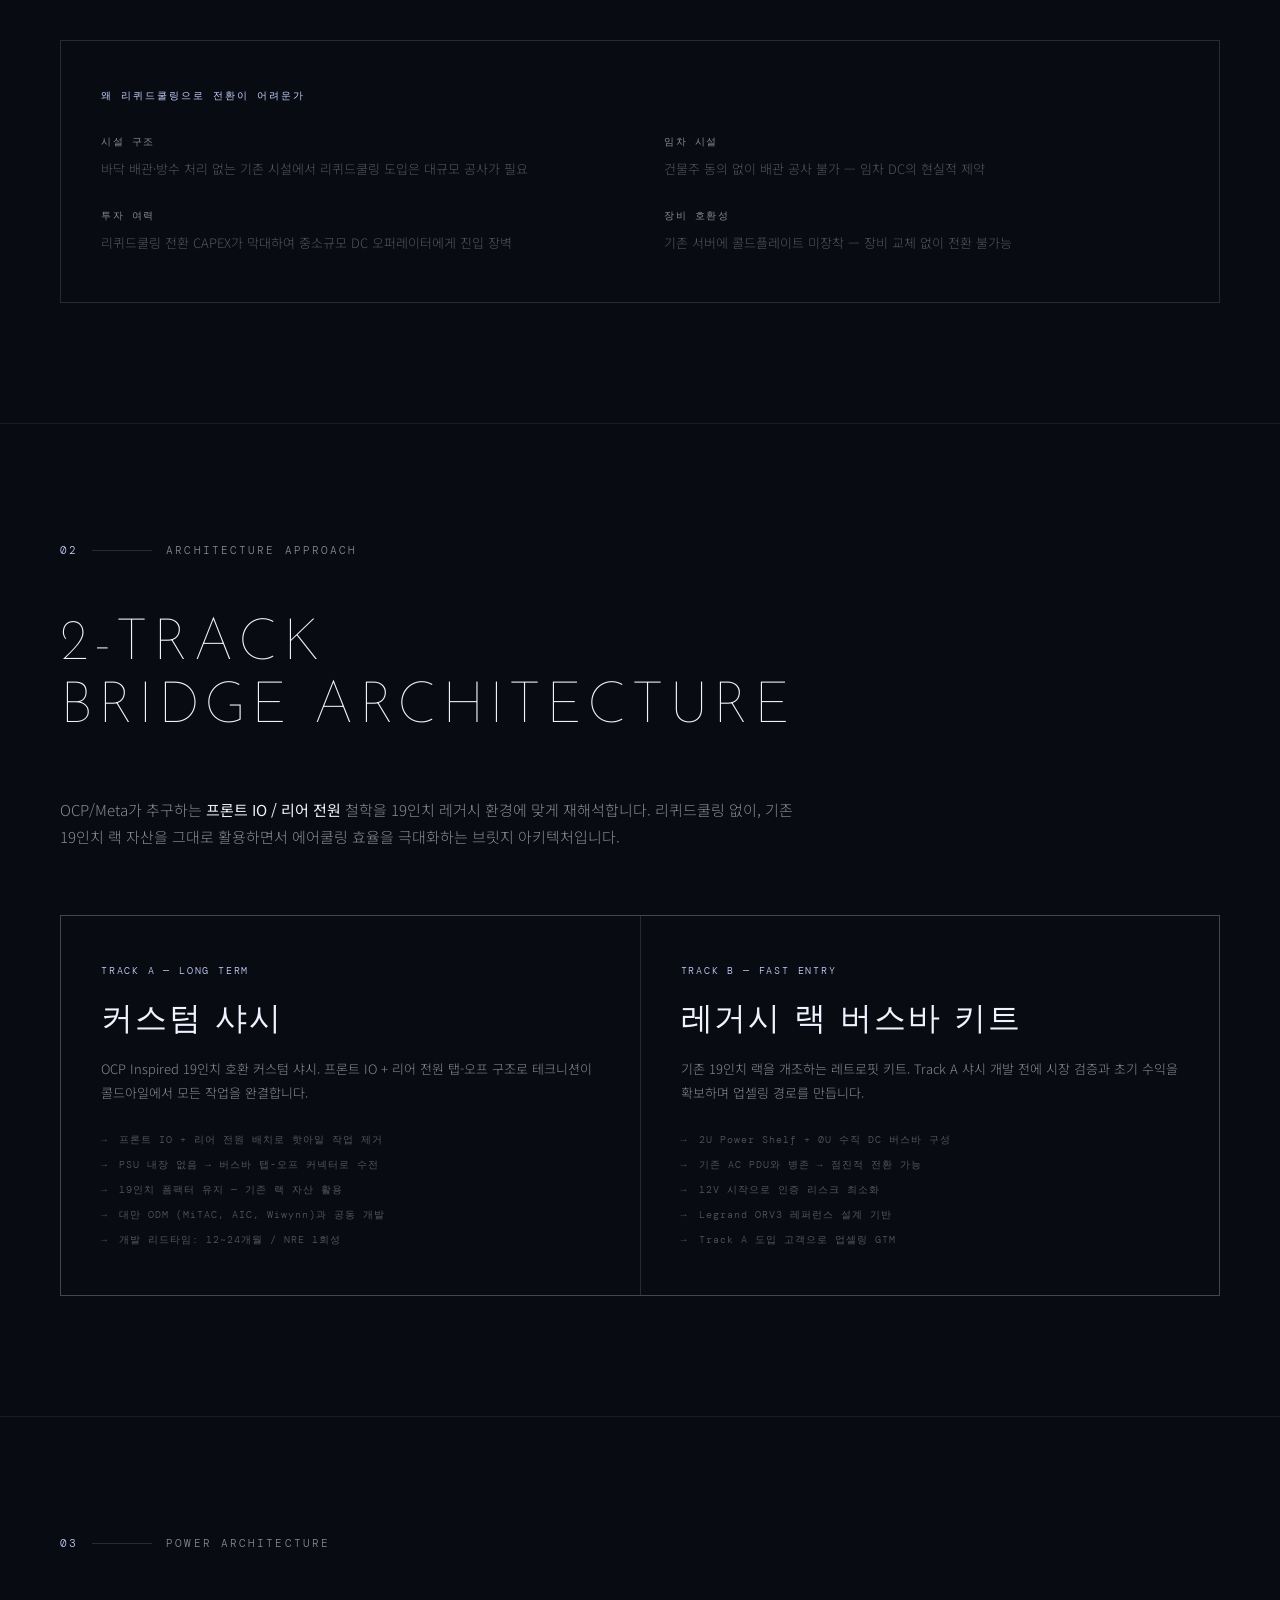
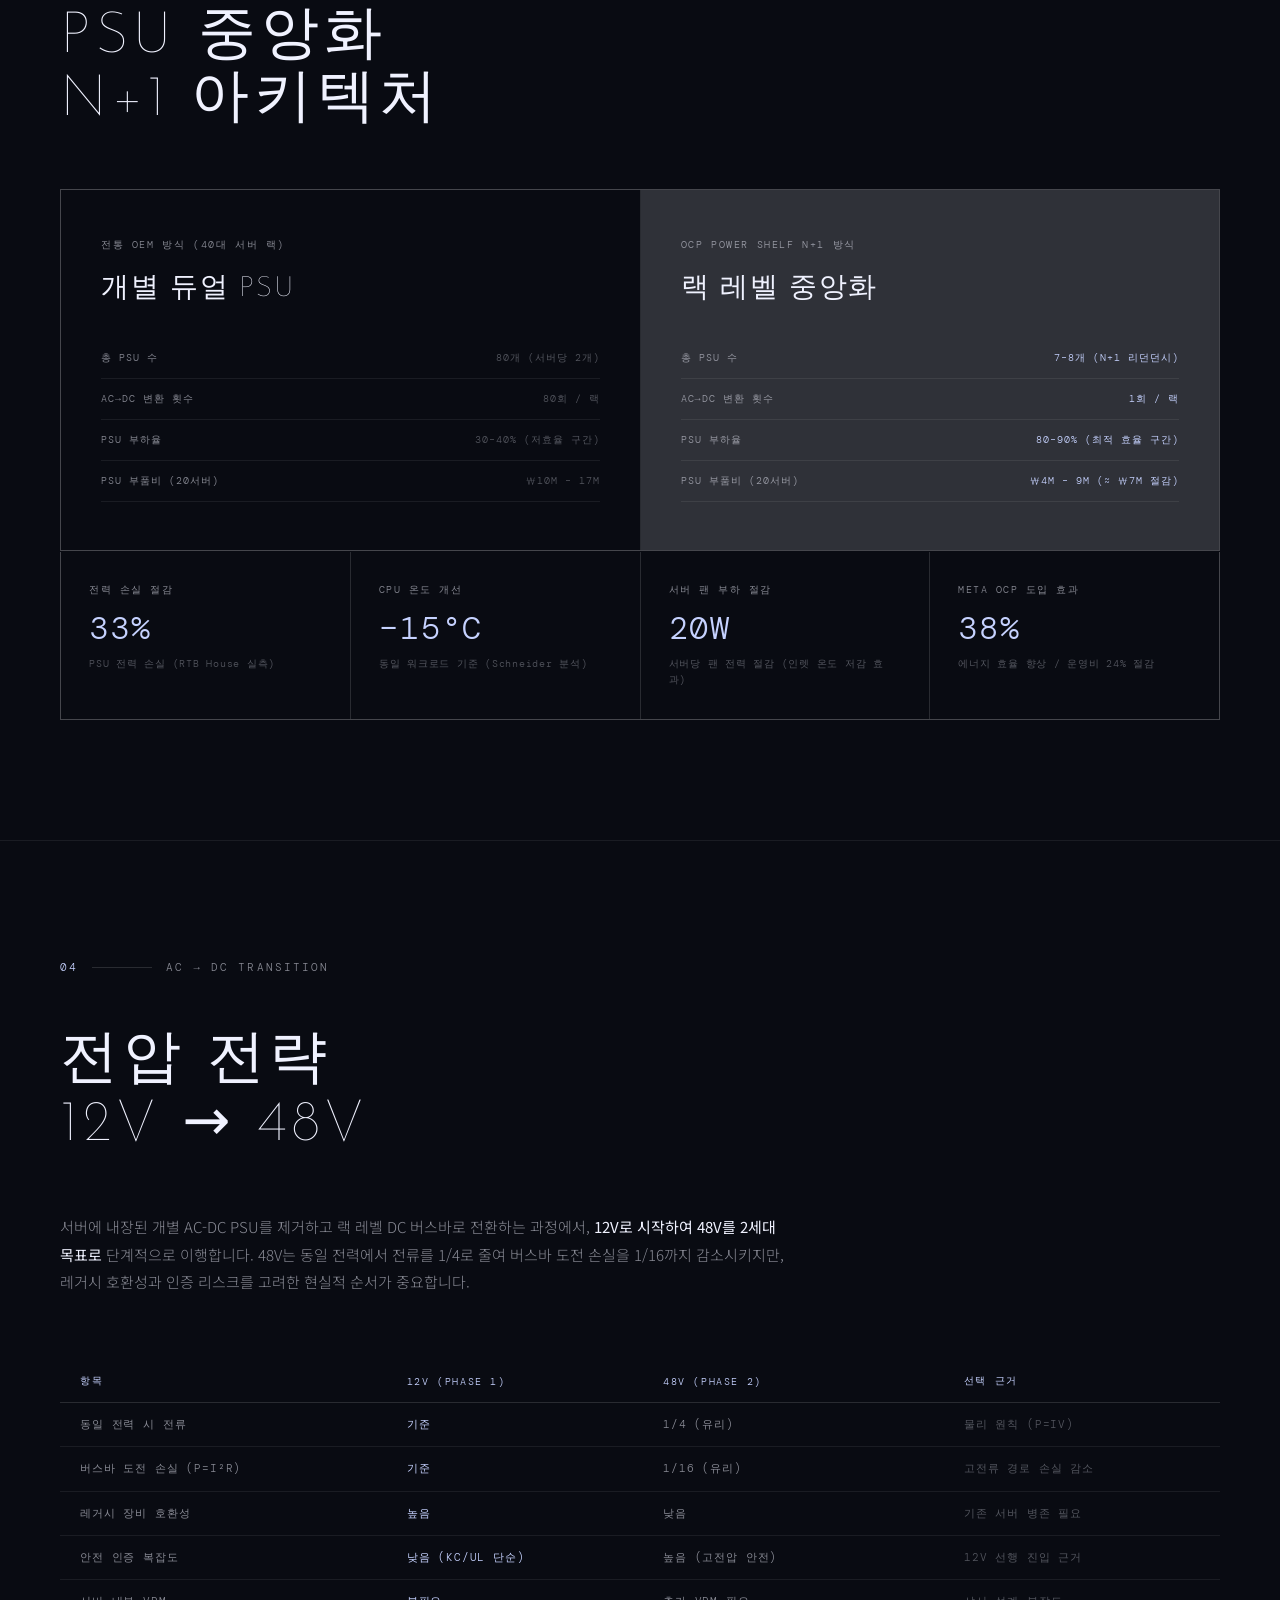
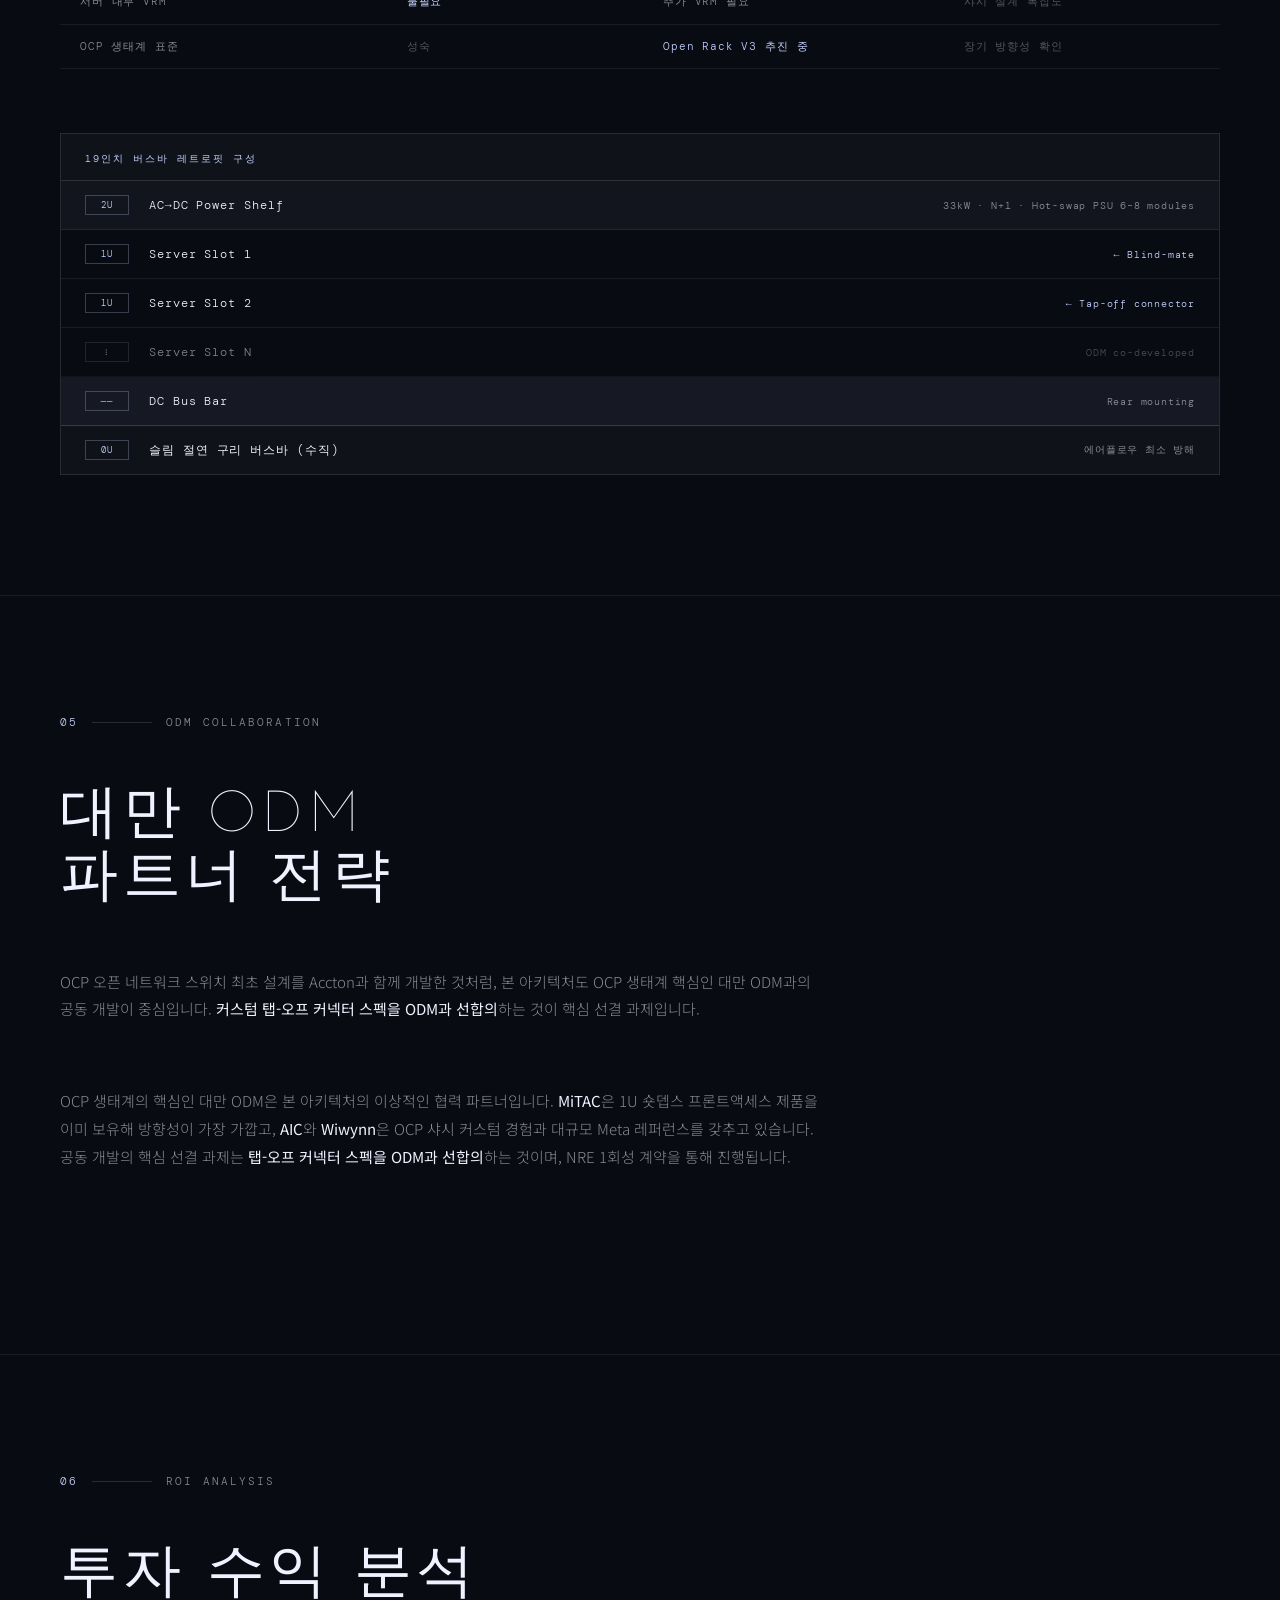
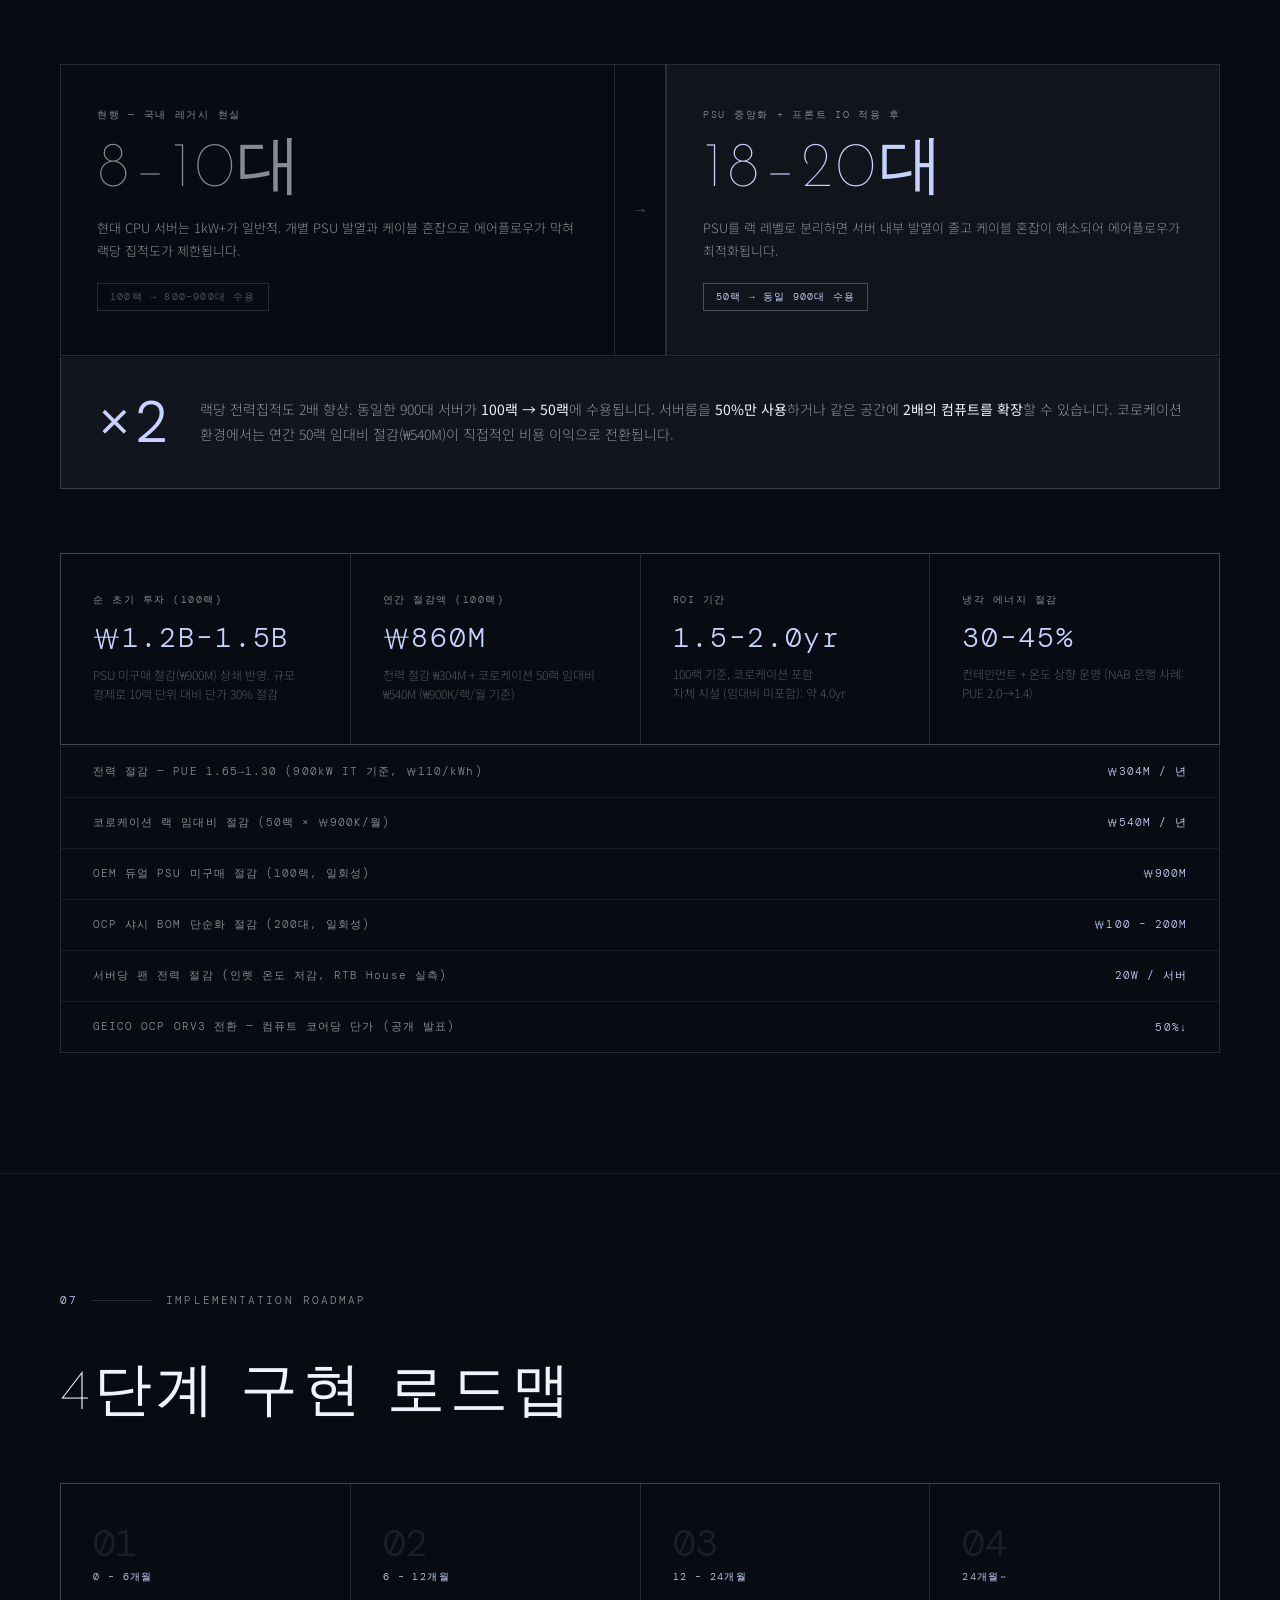
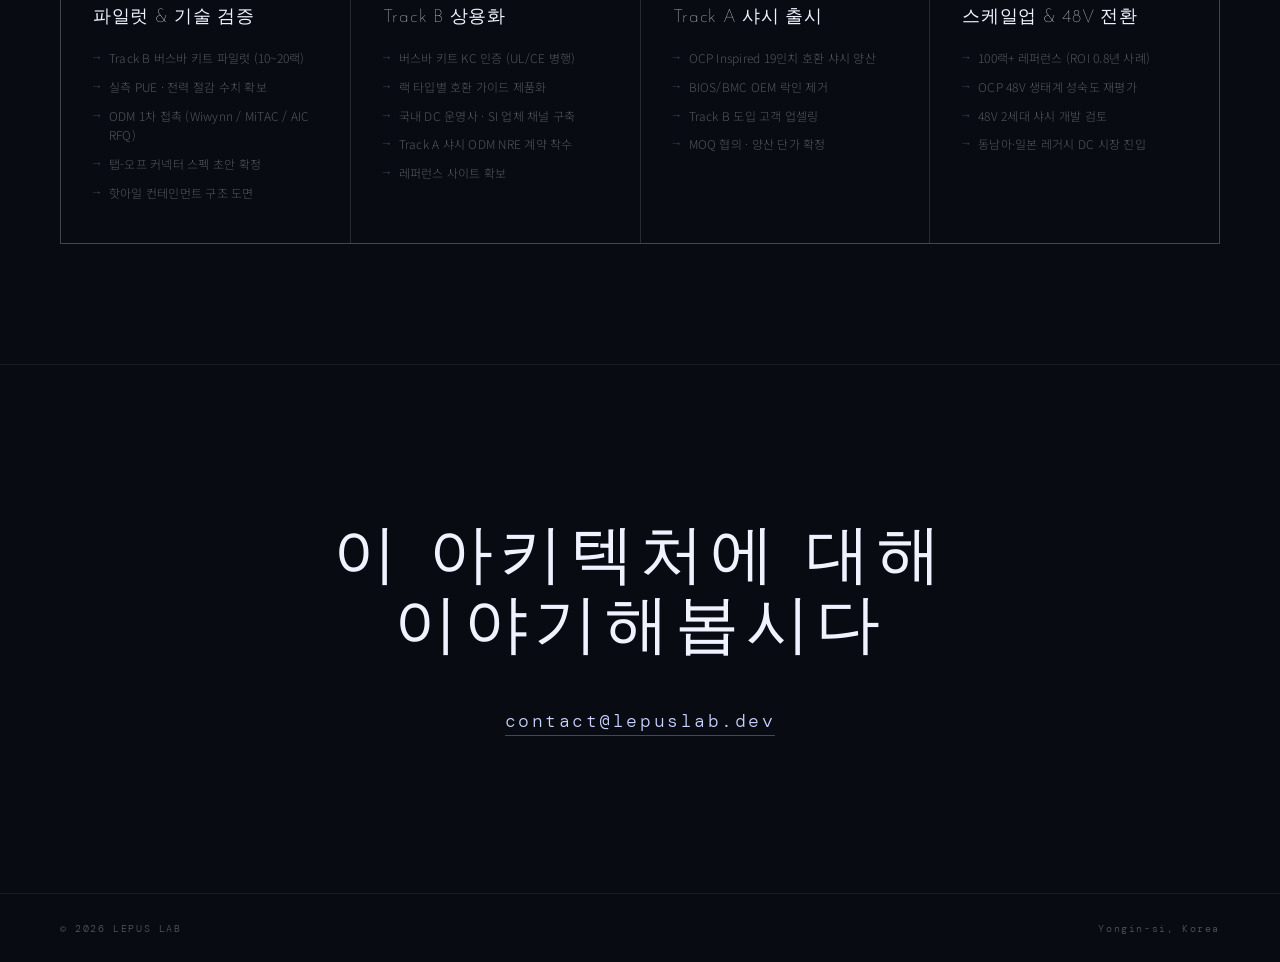
<file: datacenter.html>
<!DOCTYPE html>
<html lang="ko">
<head>
  <meta charset="UTF-8">
  <meta name="viewport" content="width=device-width, initial-scale=1">
  <title>LEPUS LAB — Legacy DC Efficiency Architecture</title>

  <link rel="canonical" href="https://lepuslab.dev/datacenter">
  <meta name="description" content="레거시 에어쿨링 데이터센터의 전력 효율 개선 — OCP 기반 PSU 중앙화, 버스바 레트로핏 아키텍처.">

  <meta property="og:type" content="website">
  <meta property="og:url" content="https://lepuslab.dev/datacenter">
  <meta property="og:title" content="LEPUS LAB — Legacy DC Efficiency">
  <meta property="og:description" content="리퀴드쿨링 없이 레거시 데이터센터 효율을 최적화하는 하드웨어 아키텍처 접근법.">
  <meta property="og:image" content="https://lepuslab.dev/og-image.svg">

  <link rel="preconnect" href="https://fonts.googleapis.com">
  <link rel="preconnect" href="https://fonts.gstatic.com" crossorigin>
  <link href="https://fonts.googleapis.com/css2?family=DM+Mono:wght@300;400&family=Josefin+Sans:wght@100;300;400&family=Noto+Sans+KR:wght@300;400&display=swap" rel="stylesheet">
  <link rel="icon" type="image/svg+xml" href="favicon.svg">

  <style>
    :root {
      --bg:       #090b12;
      --text:     #f0f2ff;
      --muted:    rgba(240,242,255,.55);
      --soft:     rgba(240,242,255,.32);
      --accent:   #c6d2ff;
      --line:     rgba(255,255,255,.07);
      --line-med: rgba(255,255,255,.13);
      --w:        min(1160px, 100% - 48px);
      --nav-h:    58px;
    }

    *, *::before, *::after { box-sizing: border-box; margin: 0; padding: 0; }
    html { scroll-behavior: smooth; }

    body {
      font-family: 'Josefin Sans', system-ui, sans-serif;
      font-weight: 300;
      background: var(--bg);
      color: var(--text);
      -webkit-font-smoothing: antialiased;
      overflow-x: hidden;
    }

    a { color: inherit; text-decoration: none; }

    /* ── Nav ── */
    .nav {
      position: sticky; top: 0; z-index: 100;
      height: var(--nav-h);
      background: rgba(9,11,18,.88);
      backdrop-filter: blur(20px);
      -webkit-backdrop-filter: blur(20px);
      border-bottom: 1px solid var(--line);
    }
    .nav-in {
      width: var(--w); margin: 0 auto; height: 100%;
      display: flex; align-items: center; justify-content: space-between;
    }
    .nav-brand {
      display: flex; align-items: center;
      font-family: 'DM Mono', monospace; font-weight: 300;
      font-size: 12px; letter-spacing: 0.28em; color: var(--muted);
    }
    .nav-brand-home { color: var(--text); }
    .nav-brand-sep  { margin: 0 10px; color: var(--soft); }
    .nav-brand-page { color: var(--accent); }
    .nav-right { display: flex; align-items: center; gap: 36px; }
    .nav-links { display: flex; gap: 36px; list-style: none; }
    .nav-links a {
      font-family: 'DM Mono', monospace; font-size: 10.5px;
      letter-spacing: 0.2em; text-transform: uppercase;
      color: var(--muted); transition: color .2s;
    }
    .nav-links a:hover { color: var(--text); }
    .nav-back {
      font-family: 'DM Mono', monospace; font-size: 10px;
      letter-spacing: 0.16em; color: var(--soft);
      border: 1px solid var(--line-med); padding: 4px 10px;
      transition: color .2s, border-color .2s;
    }
    .nav-back:hover { color: var(--accent); border-color: rgba(198,210,255,.3); }

    /* ── Hero ── */
    .hero {
      min-height: calc(100svh - var(--nav-h));
      display: flex; flex-direction: column;
      align-items: center; justify-content: center;
      text-align: center; padding: 80px 24px 60px;
      position: relative; overflow: hidden;
    }
    .hero::before {
      content: ''; position: absolute; inset: 0;
      background: radial-gradient(ellipse 70% 55% at 50% 45%, rgba(100,120,255,.06), transparent 65%);
      pointer-events: none;
    }
    .hero-eyebrow {
      font-family: 'DM Mono', monospace; font-size: 10.5px;
      letter-spacing: 0.3em; text-transform: uppercase;
      color: var(--accent); margin-bottom: 44px;
      opacity: 0; animation: fadeUp .9s .15s forwards;
    }
    .hero-h1 {
      font-family: 'Josefin Sans', sans-serif;
      font-weight: 100;
      font-size: clamp(40px, 7.5vw, 110px);
      letter-spacing: 0.14em; text-transform: uppercase;
      line-height: 1.05; color: var(--text);
      margin-bottom: 12px;
      opacity: 0; animation: fadeUp .9s .3s forwards;
    }
    .hero-phrase {
      font-family: 'Josefin Sans', sans-serif; font-weight: 300;
      font-size: clamp(14px, 1.8vw, 22px); letter-spacing: 0.12em;
      color: var(--muted); margin-bottom: 64px;
      opacity: 0; animation: fadeUp .9s .45s forwards;
    }
    .hero-metrics {
      display: flex; justify-content: center;
      border: 1px solid var(--line-med);
      opacity: 0; animation: fadeUp .9s .6s forwards;
    }
    .hero-metric {
      padding: 28px 52px; text-align: center; flex: 1; max-width: 240px;
    }
    .hero-metric + .hero-metric { border-left: 1px solid var(--line-med); }
    .hm-val {
      display: block;
      font-family: 'DM Mono', monospace;
      font-size: clamp(22px, 2.8vw, 38px);
      font-weight: 300; letter-spacing: 0.06em;
      color: var(--accent); margin-bottom: 8px;
    }
    .hm-lbl {
      font-family: 'DM Mono', monospace; font-size: 9.5px;
      letter-spacing: 0.16em; text-transform: uppercase; color: var(--muted);
    }

    /* ── Sections ── */
    .section { padding: 120px 24px; border-top: 1px solid var(--line); }
    .sec-w { width: var(--w); margin: 0 auto; }
    .sec-meta {
      display: flex; align-items: center; gap: 14px; margin-bottom: 56px;
    }
    .sec-num  { font-family: 'DM Mono', monospace; font-size: 10.5px; letter-spacing: 0.2em; color: var(--accent); }
    .sec-rule { height: 1px; width: 60px; background: var(--line-med); }
    .sec-name { font-family: 'DM Mono', monospace; font-size: 10.5px; letter-spacing: 0.2em; text-transform: uppercase; color: var(--muted); }
    .sec-h2 {
      font-weight: 100;
      font-size: clamp(32px, 4.5vw, 64px);
      letter-spacing: 0.08em; line-height: 1.1;
      text-transform: uppercase; margin-bottom: 56px;
    }
    .sec-lead {
      font-family: 'Noto Sans KR', sans-serif;
      font-size: 15px; line-height: 1.85; color: var(--muted);
      max-width: 760px; word-break: keep-all; margin-bottom: 64px;
    }
    .sec-lead strong { color: var(--text); font-weight: 400; }

    /* ── 3-col problem grid ── */
    .prob-grid {
      display: grid; grid-template-columns: repeat(3, 1fr);
      background: var(--line-med); gap: 1px;
      border: 1px solid var(--line-med); margin-bottom: 64px;
    }
    .prob-card { background: var(--bg); padding: 40px 32px; }
    .prob-num {
      display: block;
      font-family: 'DM Mono', monospace;
      font-size: clamp(36px, 3vw, 52px); font-weight: 300;
      letter-spacing: -0.02em; color: rgba(198,210,255,.1);
      line-height: 1; margin-bottom: 20px;
    }
    .prob-title {
      font-weight: 100; font-size: 20px;
      letter-spacing: 0.04em; margin-bottom: 14px;
    }
    .prob-desc {
      font-family: 'Noto Sans KR', sans-serif;
      font-size: 13px; line-height: 1.8;
      color: var(--muted); word-break: keep-all; margin-bottom: 20px;
    }
    .prob-stat {
      font-family: 'DM Mono', monospace; font-size: 10px;
      letter-spacing: 0.1em; color: var(--accent);
      padding: 8px 12px;
      border: 1px solid rgba(198,210,255,.18);
      background: rgba(198,210,255,.04);
    }

    /* ── Callout box ── */
    .callout {
      border: 1px solid var(--line-med); padding: 48px 40px;
    }
    .callout-label {
      font-family: 'DM Mono', monospace; font-size: 10px;
      letter-spacing: 0.2em; text-transform: uppercase;
      color: var(--accent); display: block; margin-bottom: 32px;
    }
    .callout-grid {
      display: grid; grid-template-columns: repeat(2, 1fr); gap: 28px 48px;
    }
    .callout-item-title {
      font-family: 'DM Mono', monospace; font-size: 10px;
      letter-spacing: 0.16em; text-transform: uppercase;
      color: var(--muted); display: block; margin-bottom: 8px;
    }
    .callout-item-body {
      font-family: 'Noto Sans KR', sans-serif;
      font-size: 13px; line-height: 1.8;
      color: var(--soft); word-break: keep-all;
    }

    /* ── 2-col track grid ── */
    .track-grid {
      display: grid; grid-template-columns: 1fr 1fr;
      background: var(--line-med); gap: 1px;
      border: 1px solid var(--line-med);
    }
    .track-card { background: var(--bg); padding: 48px 40px; }
    .track-badge {
      font-family: 'DM Mono', monospace; font-size: 10px;
      letter-spacing: 0.18em; text-transform: uppercase;
      color: var(--accent); display: block; margin-bottom: 20px;
    }
    .track-title {
      font-weight: 100;
      font-size: clamp(22px, 2.5vw, 34px);
      letter-spacing: 0.06em; margin-bottom: 16px;
    }
    .track-desc {
      font-family: 'Noto Sans KR', sans-serif;
      font-size: 13px; line-height: 1.8;
      color: var(--muted); word-break: keep-all; margin-bottom: 28px;
    }
    .track-list { display: flex; flex-direction: column; gap: 10px; }
    .track-item {
      font-family: 'DM Mono', monospace; font-size: 10px;
      letter-spacing: 0.1em; color: var(--soft);
      padding-left: 18px; position: relative; line-height: 1.5;
    }
    .track-item::before {
      content: '→'; position: absolute; left: 0;
      color: rgba(198,210,255,.35);
    }

    /* ── Power compare ── */
    .power-grid {
      display: grid; grid-template-columns: 1fr 1fr;
      background: var(--line-med); gap: 1px;
      border: 1px solid var(--line-med); margin-bottom: 1px;
    }
    .pwr-card { background: var(--bg); padding: 48px 40px; }
    .pwr-card-hi {
      background: rgba(198,210,255,.035);
    }
    .pwr-label {
      font-family: 'DM Mono', monospace; font-size: 10px;
      letter-spacing: 0.16em; text-transform: uppercase;
      color: var(--muted); display: block; margin-bottom: 16px;
    }
    .pwr-title {
      font-weight: 100;
      font-size: clamp(20px, 2.2vw, 30px);
      letter-spacing: 0.06em; margin-bottom: 32px;
    }
    .pwr-row {
      display: grid; grid-template-columns: 1fr auto;
      gap: 16px; padding: 13px 0; border-bottom: 1px solid var(--line);
      align-items: baseline;
    }
    .pwr-row-label {
      font-family: 'DM Mono', monospace; font-size: 10px;
      letter-spacing: 0.1em; color: var(--muted);
    }
    .pwr-row-val {
      font-family: 'DM Mono', monospace; font-size: 10px;
      letter-spacing: 0.1em; color: var(--soft);
      text-align: right;
    }
    .pwr-row-val.good { color: var(--accent); }

    /* ── 4-col metrics strip ── */
    .dc-metrics {
      display: grid; grid-template-columns: repeat(4, 1fr);
      background: var(--line-med); gap: 1px;
      border: 1px solid var(--line-med); border-top: none;
    }
    .dc-metric { background: var(--bg); padding: 32px 28px; }
    .dc-metric-label {
      font-family: 'DM Mono', monospace; font-size: 9.5px;
      letter-spacing: 0.16em; text-transform: uppercase;
      color: var(--muted); display: block; margin-bottom: 10px;
    }
    .dc-metric-val {
      display: block;
      font-family: 'DM Mono', monospace;
      font-size: clamp(24px, 2.5vw, 36px); font-weight: 300;
      letter-spacing: 0.06em; color: var(--accent); margin-bottom: 6px;
    }
    .dc-metric-note {
      font-family: 'DM Mono', monospace; font-size: 9.5px;
      letter-spacing: 0.08em; color: var(--soft); line-height: 1.5;
    }

    /* ── Tables ── */
    .dc-table { width: 100%; border-collapse: collapse; margin-bottom: 64px; }
    .dc-table th {
      text-align: left; padding: 14px 20px;
      border-bottom: 1px solid var(--line-med);
      font-family: 'DM Mono', monospace; font-size: 10px;
      letter-spacing: 0.16em; text-transform: uppercase;
      color: var(--accent); font-weight: 300;
    }
    .dc-table td {
      padding: 13px 20px; border-bottom: 1px solid var(--line);
      font-family: 'DM Mono', monospace; font-size: 10.5px;
      letter-spacing: 0.08em; color: var(--muted);
      vertical-align: top; line-height: 1.65;
    }
    .dc-table td.name { color: var(--text); font-weight: 400; }
    .dc-table td.good { color: var(--accent); }
    .dc-table td.dim  { color: var(--soft); }
    .dc-table tr:hover td { background: rgba(198,210,255,.02); }

    /* ── ASCII box ── */
    .ascii-box {
      border: 1px solid var(--line-med); padding: 40px; margin-top: 64px;
    }
    .ascii-label {
      font-family: 'DM Mono', monospace; font-size: 10px;
      letter-spacing: 0.2em; text-transform: uppercase;
      color: var(--accent); display: block; margin-bottom: 24px;
    }
    .ascii-pre {
      font-family: 'DM Mono', monospace; font-size: 11.5px;
      line-height: 1.7; color: var(--muted);
      white-space: pre; overflow-x: auto;
    }

    /* ── ROI ── */
    .roi-grid {
      display: grid; grid-template-columns: repeat(4, 1fr);
      background: var(--line-med); gap: 1px;
      border: 1px solid var(--line-med); margin-bottom: 1px;
    }
    .roi-cell { background: var(--bg); padding: 40px 32px; }
    .roi-label {
      font-family: 'DM Mono', monospace; font-size: 9.5px;
      letter-spacing: 0.16em; text-transform: uppercase;
      color: var(--muted); display: block; margin-bottom: 12px;
    }
    .roi-val {
      display: block;
      font-family: 'DM Mono', monospace;
      font-size: clamp(20px, 2.2vw, 30px); font-weight: 300;
      letter-spacing: 0.06em; color: var(--accent); margin-bottom: 8px;
    }
    .roi-sub {
      font-family: 'Noto Sans KR', sans-serif;
      font-size: 12px; line-height: 1.65;
      color: var(--soft); word-break: keep-all;
    }

    .savings-list {
      border: 1px solid var(--line-med); border-top: none;
    }
    .saving-row {
      display: grid; grid-template-columns: 1fr auto;
      gap: 32px; padding: 18px 32px;
      border-top: 1px solid var(--line); align-items: center;
    }
    .sr-label {
      font-family: 'DM Mono', monospace; font-size: 10.5px;
      letter-spacing: 0.1em; color: var(--muted);
    }
    .sr-val {
      font-family: 'DM Mono', monospace; font-size: 10.5px;
      letter-spacing: 0.1em; color: var(--accent);
      text-align: right; white-space: nowrap;
    }

    /* ── Roadmap ── */
    .roadmap-grid {
      display: grid; grid-template-columns: repeat(4, 1fr);
      background: var(--line-med); gap: 1px;
      border: 1px solid var(--line-med);
    }
    .phase-col { background: var(--bg); padding: 40px 32px; }
    .phase-num {
      display: block;
      font-family: 'DM Mono', monospace;
      font-size: clamp(32px, 3vw, 52px); font-weight: 300;
      letter-spacing: -0.02em; color: rgba(198,210,255,.1);
      line-height: 1; margin-bottom: 8px;
    }
    .phase-period {
      font-family: 'DM Mono', monospace; font-size: 10px;
      letter-spacing: 0.14em; color: var(--accent);
      display: block; margin-bottom: 20px;
    }
    .phase-title {
      font-weight: 100; font-size: 18px;
      letter-spacing: 0.04em; margin-bottom: 20px;
    }
    .phase-list { list-style: none; display: flex; flex-direction: column; gap: 9px; }
    .phase-list li {
      font-family: 'Noto Sans KR', sans-serif;
      font-size: 12px; letter-spacing: 0.02em;
      color: var(--soft); padding-left: 16px;
      position: relative; line-height: 1.65; word-break: keep-all;
    }
    .phase-list li::before {
      content: '→'; position: absolute; left: 0;
      color: rgba(198,210,255,.28);
      font-family: 'DM Mono', monospace;
    }

    /* ── Contact / Footer ── */
    .contact {
      padding: 160px 24px; border-top: 1px solid var(--line); text-align: center;
    }
    .contact-title {
      font-weight: 100;
      font-size: clamp(32px, 5vw, 80px);
      letter-spacing: 0.1em; text-transform: uppercase;
      line-height: 1.1; margin-bottom: 44px;
    }
    .contact-email {
      font-family: 'DM Mono', monospace;
      font-size: clamp(13px, 1.4vw, 18px);
      letter-spacing: 0.14em; color: var(--accent);
      border-bottom: 1px solid rgba(198,210,255,.3);
      padding-bottom: 2px; transition: opacity .2s;
    }
    .contact-email:hover { opacity: .7; }

    footer { padding: 28px 24px; border-top: 1px solid var(--line); }
    .footer-in {
      width: var(--w); margin: 0 auto;
      display: flex; justify-content: space-between;
    }
    .footer-copy {
      font-family: 'DM Mono', monospace; font-size: 10px;
      letter-spacing: 0.16em; color: var(--soft);
    }

    /* ── Reveal ── */
    .reveal {
      opacity: 0; transform: translateY(20px);
      transition: opacity .7s, transform .7s;
    }
    .reveal.visible { opacity: 1; transform: none; }

    @keyframes fadeUp {
      from { opacity: 0; transform: translateY(16px); }
      to   { opacity: 1; transform: none; }
    }

    /* ── Responsive ── */
    @media (max-width: 1000px) {
      .prob-grid    { grid-template-columns: 1fr; }
      .track-grid   { grid-template-columns: 1fr; }
      .power-grid   { grid-template-columns: 1fr; }
      .dc-metrics   { grid-template-columns: repeat(2, 1fr); }
      .roi-grid     { grid-template-columns: repeat(2, 1fr); }
      .roadmap-grid { grid-template-columns: repeat(2, 1fr); }
    }
    @media (max-width: 600px) {
      .hero-metrics { flex-direction: column; }
      .hero-metric + .hero-metric { border-left: none; border-top: 1px solid var(--line-med); }
      .dc-metrics   { grid-template-columns: 1fr; }
      .roi-grid     { grid-template-columns: 1fr; }
      .roadmap-grid { grid-template-columns: 1fr; }
      .callout-grid { grid-template-columns: 1fr; }
      .nav-links li:nth-child(n+4) { display: none; }
      .dc-table { font-size: 9.5px; }
      .dc-table td, .dc-table th { padding: 10px 12px; }
    }

    /* ── Density comparison ── */
    .density-compare {
      display: grid;
      grid-template-columns: 1fr 52px 1fr;
      border: 1px solid var(--line-med);
      align-items: stretch;
      margin-bottom: 1px;
    }
    .density-before { background: var(--bg); padding: 44px 36px; }
    .density-after  {
      background: rgba(198,210,255,.04);
      border-left: 1px solid rgba(198,210,255,.15);
      padding: 44px 36px;
    }
    .density-arrow-col {
      display: flex; align-items: center; justify-content: center;
      border-left: 1px solid var(--line-med);
      border-right: 1px solid rgba(198,210,255,.15);
      font-family: 'DM Mono', monospace; font-size: 16px;
      color: rgba(198,210,255,.35);
    }
    .density-col-label {
      font-family: 'DM Mono', monospace; font-size: 9.5px;
      letter-spacing: 0.18em; text-transform: uppercase;
      color: var(--muted); display: block; margin-bottom: 16px;
    }
    .density-big {
      font-family: 'Josefin Sans', sans-serif; font-weight: 100;
      font-size: clamp(40px, 5vw, 72px);
      letter-spacing: 0.06em; line-height: 1;
      display: block; margin-bottom: 14px;
    }
    .density-big-dim    { color: var(--muted); }
    .density-big-accent { color: var(--accent); }
    .density-desc {
      font-family: 'Noto Sans KR', sans-serif;
      font-size: 13px; line-height: 1.8;
      color: var(--muted); word-break: keep-all; margin-bottom: 20px;
    }
    .density-count {
      font-family: 'DM Mono', monospace; font-size: 10px;
      letter-spacing: 0.12em; color: var(--soft);
      padding: 6px 12px; border: 1px solid var(--line-med);
      display: inline-block;
    }
    .density-count-hi {
      font-family: 'DM Mono', monospace; font-size: 10px;
      letter-spacing: 0.12em; color: var(--accent);
      padding: 6px 12px; border: 1px solid rgba(198,210,255,.3);
      display: inline-block;
    }
    .density-result {
      border: 1px solid rgba(198,210,255,.2); border-top: none;
      background: rgba(198,210,255,.05);
      padding: 28px 36px;
      display: flex; align-items: center; gap: 28px;
      margin-bottom: 64px;
    }
    .density-result-val {
      font-family: 'DM Mono', monospace;
      font-size: clamp(40px, 4.5vw, 64px); font-weight: 300;
      letter-spacing: 0.04em; color: var(--accent); white-space: nowrap;
    }
    .density-result-text {
      font-family: 'Noto Sans KR', sans-serif;
      font-size: 14px; line-height: 1.8; color: var(--muted);
      word-break: keep-all;
    }
    .density-result-text strong { color: var(--text); font-weight: 400; }

    /* ── Rack diagram ── */
    .rack-diagram {
      border: 1px solid var(--line-med);
      overflow: hidden;
      margin-top: 64px;
    }
    .rack-label {
      font-family: 'DM Mono', monospace; font-size: 10px;
      letter-spacing: 0.2em; text-transform: uppercase;
      color: var(--accent); padding: 18px 24px 14px;
      border-bottom: 1px solid var(--line-med);
      background: rgba(198,210,255,.03);
    }
    .rack-row {
      display: grid;
      grid-template-columns: 44px 1fr auto;
      gap: 20px; align-items: center;
      padding: 14px 24px;
      border-bottom: 1px solid var(--line);
      font-family: 'DM Mono', monospace;
    }
    .rack-row:last-child { border-bottom: none; }
    .rack-row-power  { background: rgba(198,210,255,.05); }
    .rack-row-bar    {
      background: rgba(198,210,255,.07);
      border-color: rgba(198,210,255,.18);
    }
    .rack-row-busbar { background: rgba(198,210,255,.03); }
    .rack-row-dim    { opacity: .5; }
    .rack-badge {
      font-size: 9px; letter-spacing: 0.1em; color: var(--accent);
      border: 1px solid rgba(198,210,255,.25);
      padding: 3px 5px; text-align: center; white-space: nowrap;
    }
    .rack-name  { font-size: 11.5px; letter-spacing: 0.08em; color: var(--text); }
    .rack-note  { font-size: 10px; letter-spacing: 0.08em; color: var(--muted); text-align: right; }
    .rack-conn  { color: var(--accent); }
  </style>
</head>
<body>

  <!-- ── Nav ── -->
  <header class="nav" role="banner">
    <div class="nav-in">
      <div class="nav-brand">
        <a class="nav-brand-home" href="index.html">LEPUS LAB</a>
        <span class="nav-brand-sep">/</span>
        <span class="nav-brand-page">DATACENTER</span>
      </div>
      <div class="nav-right">
        <nav aria-label="Primary">
          <ul class="nav-links">
            <li><a href="#problem">Problem</a></li>
            <li><a href="#architecture">Architecture</a></li>
            <li><a href="#power">Power</a></li>
            <li><a href="#roi">ROI</a></li>
            <li><a href="#contact">Contact</a></li>
          </ul>
        </nav>
        <a class="nav-back" href="index.html">← Home</a>
      </div>
    </div>
  </header>

  <main>

    <!-- ── Hero ── -->
    <section class="hero" aria-labelledby="dc-h1">
      <p class="hero-eyebrow">Research · Infrastructure Architecture</p>
      <h1 id="dc-h1" class="hero-h1">Legacy DC<br>Efficiency</h1>
      <p class="hero-phrase">Architecture without liquid cooling</p>
      <div class="hero-metrics">
        <div class="hero-metric">
          <span class="hm-val">1.30</span>
          <span class="hm-lbl">Target PUE</span>
        </div>
        <div class="hero-metric">
          <span class="hm-val">30–45%</span>
          <span class="hm-lbl">Cooling Energy Reduction</span>
        </div>
        <div class="hero-metric">
          <span class="hm-val">1.5yr</span>
          <span class="hm-lbl">ROI Period (100 racks)</span>
        </div>
        <div class="hero-metric">
          <span class="hm-val">₩860M</span>
          <span class="hm-lbl">Annual Savings / 100 racks</span>
        </div>
      </div>
    </section>

    <!-- ── 01 Problem ── -->
    <section id="problem" class="section">
      <div class="sec-w">
        <div class="sec-meta reveal">
          <span class="sec-num">01</span>
          <div class="sec-rule"></div>
          <span class="sec-name">Problem Statement</span>
        </div>
        <h2 class="sec-h2 reveal">레거시 DC의<br>구조적 비효율</h2>
        <div class="prob-grid reveal">
          <div class="prob-card">
            <span class="prob-num">01</span>
            <h3 class="prob-title">에어플로우 혼합</h3>
            <p class="prob-desc">핫아일/콜드아일 컨테인먼트 미적용으로 냉기와 열기가 혼합되어 냉각 효율이 급락합니다. OEM 서버의 IO/전원 혼재 배치가 케이블 관통을 만들어 기류를 방해합니다.</p>
            <div class="prob-stat">PUE 1.65 – 1.80 (레거시 평균)</div>
          </div>
          <div class="prob-card">
            <span class="prob-num">02</span>
            <h3 class="prob-title">전원 아키텍처 비효율</h3>
            <p class="prob-desc">40대 서버 랙에 PSU 80개가 각각 AC→DC 변환 손실을 발생시킵니다. HA 리던던시로 인해 각 PSU가 30~40% 저부하로 운영되어 효율이 최적 구간을 벗어납니다.</p>
            <div class="prob-stat">PSU 수 80개 → 중앙화 후 7–8개</div>
          </div>
          <div class="prob-card">
            <span class="prob-num">03</span>
            <h3 class="prob-title">테크니션 작업 환경</h3>
            <p class="prob-desc">OEM 서버의 IO 포트가 리어(핫아일 쪽)에 배치되어, 최대 52°C 환경에서 작업이 불가피합니다. OSHA 기준 작업 가능 시간이 25%로 제한됩니다.</p>
            <div class="prob-stat">핫아일 최대 52°C vs OSHA 권고 30°C</div>
          </div>
        </div>

        <div class="callout reveal">
          <span class="callout-label">왜 리퀴드쿨링으로 전환이 어려운가</span>
          <div class="callout-grid">
            <div>
              <span class="callout-item-title">시설 구조</span>
              <p class="callout-item-body">바닥 배관·방수 처리 없는 기존 시설에서 리퀴드쿨링 도입은 대규모 공사가 필요</p>
            </div>
            <div>
              <span class="callout-item-title">임차 시설</span>
              <p class="callout-item-body">건물주 동의 없이 배관 공사 불가 — 임차 DC의 현실적 제약</p>
            </div>
            <div>
              <span class="callout-item-title">투자 여력</span>
              <p class="callout-item-body">리퀴드쿨링 전환 CAPEX가 막대하여 중소규모 DC 오퍼레이터에게 진입 장벽</p>
            </div>
            <div>
              <span class="callout-item-title">장비 호환성</span>
              <p class="callout-item-body">기존 서버에 콜드플레이트 미장착 — 장비 교체 없이 전환 불가능</p>
            </div>
          </div>
        </div>
      </div>
    </section>

    <!-- ── 02 Architecture ── -->
    <section id="architecture" class="section">
      <div class="sec-w">
        <div class="sec-meta reveal">
          <span class="sec-num">02</span>
          <div class="sec-rule"></div>
          <span class="sec-name">Architecture Approach</span>
        </div>
        <h2 class="sec-h2 reveal">2-Track<br>Bridge Architecture</h2>
        <p class="sec-lead reveal">OCP/Meta가 추구하는 <strong>프론트 IO / 리어 전원</strong> 철학을 19인치 레거시 환경에 맞게 재해석합니다. 리퀴드쿨링 없이, 기존 19인치 랙 자산을 그대로 활용하면서 에어쿨링 효율을 극대화하는 브릿지 아키텍처입니다.</p>
        <div class="track-grid reveal">
          <div class="track-card">
            <span class="track-badge">Track A — Long Term</span>
            <h3 class="track-title">커스텀 샤시</h3>
            <p class="track-desc">OCP Inspired 19인치 호환 커스텀 샤시. 프론트 IO + 리어 전원 탭-오프 구조로 테크니션이 콜드아일에서 모든 작업을 완결합니다.</p>
            <div class="track-list">
              <div class="track-item">프론트 IO + 리어 전원 배치로 핫아일 작업 제거</div>
              <div class="track-item">PSU 내장 없음 → 버스바 탭-오프 커넥터로 수전</div>
              <div class="track-item">19인치 폼팩터 유지 — 기존 랙 자산 활용</div>
              <div class="track-item">대만 ODM (MiTAC, AIC, Wiwynn)과 공동 개발</div>
              <div class="track-item">개발 리드타임: 12~24개월 / NRE 1회성</div>
            </div>
          </div>
          <div class="track-card">
            <span class="track-badge">Track B — Fast Entry</span>
            <h3 class="track-title">레거시 랙 버스바 키트</h3>
            <p class="track-desc">기존 19인치 랙을 개조하는 레트로핏 키트. Track A 샤시 개발 전에 시장 검증과 초기 수익을 확보하며 업셀링 경로를 만듭니다.</p>
            <div class="track-list">
              <div class="track-item">2U Power Shelf + 0U 수직 DC 버스바 구성</div>
              <div class="track-item">기존 AC PDU와 병존 → 점진적 전환 가능</div>
              <div class="track-item">12V 시작으로 인증 리스크 최소화</div>
              <div class="track-item">Legrand ORV3 레퍼런스 설계 기반</div>
              <div class="track-item">Track A 도입 고객으로 업셀링 GTM</div>
            </div>
          </div>
        </div>
      </div>
    </section>

    <!-- ── 03 Power ── -->
    <section id="power" class="section">
      <div class="sec-w">
        <div class="sec-meta reveal">
          <span class="sec-num">03</span>
          <div class="sec-rule"></div>
          <span class="sec-name">Power Architecture</span>
        </div>
        <h2 class="sec-h2 reveal">PSU 중앙화<br>N+1 아키텍처</h2>
        <div class="power-grid reveal">
          <div class="pwr-card">
            <span class="pwr-label">전통 OEM 방식 (40대 서버 랙)</span>
            <h3 class="pwr-title">개별 듀얼 PSU</h3>
            <div class="pwr-row"><span class="pwr-row-label">총 PSU 수</span><span class="pwr-row-val">80개 (서버당 2개)</span></div>
            <div class="pwr-row"><span class="pwr-row-label">AC→DC 변환 횟수</span><span class="pwr-row-val">80회 / 랙</span></div>
            <div class="pwr-row"><span class="pwr-row-label">PSU 부하율</span><span class="pwr-row-val">30–40% (저효율 구간)</span></div>
            <div class="pwr-row"><span class="pwr-row-label">PSU 부품비 (20서버)</span><span class="pwr-row-val">₩10M – 17M</span></div>
          </div>
          <div class="pwr-card pwr-card-hi">
            <span class="pwr-label">OCP Power Shelf N+1 방식</span>
            <h3 class="pwr-title">랙 레벨 중앙화</h3>
            <div class="pwr-row"><span class="pwr-row-label">총 PSU 수</span><span class="pwr-row-val good">7–8개 (N+1 리던던시)</span></div>
            <div class="pwr-row"><span class="pwr-row-label">AC→DC 변환 횟수</span><span class="pwr-row-val good">1회 / 랙</span></div>
            <div class="pwr-row"><span class="pwr-row-label">PSU 부하율</span><span class="pwr-row-val good">80–90% (최적 효율 구간)</span></div>
            <div class="pwr-row"><span class="pwr-row-label">PSU 부품비 (20서버)</span><span class="pwr-row-val good">₩4M – 9M (≈ ₩7M 절감)</span></div>
          </div>
        </div>
        <div class="dc-metrics reveal">
          <div class="dc-metric">
            <span class="dc-metric-label">전력 손실 절감</span>
            <span class="dc-metric-val">33%</span>
            <span class="dc-metric-note">PSU 전력 손실 (RTB House 실측)</span>
          </div>
          <div class="dc-metric">
            <span class="dc-metric-label">CPU 온도 개선</span>
            <span class="dc-metric-val">−15°C</span>
            <span class="dc-metric-note">동일 워크로드 기준 (Schneider 분석)</span>
          </div>
          <div class="dc-metric">
            <span class="dc-metric-label">서버 팬 부하 절감</span>
            <span class="dc-metric-val">20W</span>
            <span class="dc-metric-note">서버당 팬 전력 절감 (인렛 온도 저감 효과)</span>
          </div>
          <div class="dc-metric">
            <span class="dc-metric-label">Meta OCP 도입 효과</span>
            <span class="dc-metric-val">38%</span>
            <span class="dc-metric-note">에너지 효율 향상 / 운영비 24% 절감</span>
          </div>
        </div>
      </div>
    </section>

    <!-- ── 04 Voltage ── -->
    <section class="section">
      <div class="sec-w">
        <div class="sec-meta reveal">
          <span class="sec-num">04</span>
          <div class="sec-rule"></div>
          <span class="sec-name">AC → DC Transition</span>
        </div>
        <h2 class="sec-h2 reveal">전압 전략<br>12V → 48V</h2>
        <p class="sec-lead reveal">서버에 내장된 개별 AC-DC PSU를 제거하고 랙 레벨 DC 버스바로 전환하는 과정에서, <strong>12V로 시작하여 48V를 2세대 목표로</strong> 단계적으로 이행합니다. 48V는 동일 전력에서 전류를 1/4로 줄여 버스바 도전 손실을 1/16까지 감소시키지만, 레거시 호환성과 인증 리스크를 고려한 현실적 순서가 중요합니다.</p>
        <table class="dc-table reveal">
          <thead>
            <tr>
              <th>항목</th>
              <th>12V (Phase 1)</th>
              <th>48V (Phase 2)</th>
              <th>선택 근거</th>
            </tr>
          </thead>
          <tbody>
            <tr><td>동일 전력 시 전류</td><td class="good">기준</td><td>1/4 (유리)</td><td class="dim">물리 원칙 (P=IV)</td></tr>
            <tr><td>버스바 도전 손실 (P=I²R)</td><td class="good">기준</td><td>1/16 (유리)</td><td class="dim">고전류 경로 손실 감소</td></tr>
            <tr><td>레거시 장비 호환성</td><td class="good">높음</td><td>낮음</td><td class="dim">기존 서버 병존 필요</td></tr>
            <tr><td>안전 인증 복잡도</td><td class="good">낮음 (KC/UL 단순)</td><td>높음 (고전압 안전)</td><td class="dim">12V 선행 진입 근거</td></tr>
            <tr><td>서버 내부 VRM</td><td class="good">불필요</td><td>추가 VRM 필요</td><td class="dim">샤시 설계 복잡도</td></tr>
            <tr><td>OCP 생태계 표준</td><td class="dim">성숙</td><td class="good">Open Rack V3 추진 중</td><td class="dim">장기 방향성 확인</td></tr>
          </tbody>
        </table>
        <div class="rack-diagram reveal">
          <div class="rack-label">19인치 버스바 레트로핏 구성</div>
          <div class="rack-row rack-row-power">
            <span class="rack-badge">2U</span>
            <span class="rack-name">AC→DC Power Shelf</span>
            <span class="rack-note">33kW · N+1 · Hot-swap PSU 6–8 modules</span>
          </div>
          <div class="rack-row rack-row-server">
            <span class="rack-badge">1U</span>
            <span class="rack-name">Server Slot 1</span>
            <span class="rack-note rack-conn">← Blind-mate</span>
          </div>
          <div class="rack-row rack-row-server">
            <span class="rack-badge">1U</span>
            <span class="rack-name">Server Slot 2</span>
            <span class="rack-note rack-conn">← Tap-off connector</span>
          </div>
          <div class="rack-row rack-row-server rack-row-dim">
            <span class="rack-badge">⋮</span>
            <span class="rack-name">Server Slot N</span>
            <span class="rack-note">ODM co-developed</span>
          </div>
          <div class="rack-row rack-row-bar">
            <span class="rack-badge">──</span>
            <span class="rack-name">DC Bus Bar</span>
            <span class="rack-note">Rear mounting</span>
          </div>
          <div class="rack-row rack-row-busbar">
            <span class="rack-badge">0U</span>
            <span class="rack-name">슬림 절연 구리 버스바 (수직)</span>
            <span class="rack-note">에어플로우 최소 방해</span>
          </div>
        </div>
      </div>
    </section>

    <!-- ── 05 ODM ── -->
    <section class="section">
      <div class="sec-w">
        <div class="sec-meta reveal">
          <span class="sec-num">05</span>
          <div class="sec-rule"></div>
          <span class="sec-name">ODM Collaboration</span>
        </div>
        <h2 class="sec-h2 reveal">대만 ODM<br>파트너 전략</h2>
        <p class="sec-lead reveal">OCP 오픈 네트워크 스위치 최초 설계를 Accton과 함께 개발한 것처럼, 본 아키텍처도 OCP 생태계 핵심인 대만 ODM과의 공동 개발이 중심입니다. <strong>커스텀 탭-오프 커넥터 스펙을 ODM과 선합의</strong>하는 것이 핵심 선결 과제입니다.</p>
        <p class="sec-lead reveal">OCP 생태계의 핵심인 대만 ODM은 본 아키텍처의 이상적인 협력 파트너입니다. <strong>MiTAC</strong>은 1U 숏뎁스 프론트액세스 제품을 이미 보유해 방향성이 가장 가깝고, <strong>AIC</strong>와 <strong>Wiwynn</strong>은 OCP 샤시 커스텀 경험과 대규모 Meta 레퍼런스를 갖추고 있습니다. 공동 개발의 핵심 선결 과제는 <strong>탭-오프 커넥터 스펙을 ODM과 선합의</strong>하는 것이며, NRE 1회성 계약을 통해 진행됩니다.</p>
      </div>
    </section>

    <!-- ── 06 ROI ── -->
    <section id="roi" class="section">
      <div class="sec-w">
        <div class="sec-meta reveal">
          <span class="sec-num">06</span>
          <div class="sec-rule"></div>
          <span class="sec-name">ROI Analysis</span>
        </div>
        <h2 class="sec-h2 reveal">투자 수익 분석</h2>

        <!-- Density x2 narrative -->
        <div class="density-compare reveal">
          <div class="density-before">
            <span class="density-col-label">현행 — 국내 레거시 현실</span>
            <span class="density-big density-big-dim">8–10대</span>
            <p class="density-desc">현대 CPU 서버는 1kW+가 일반적. 개별 PSU 발열과 케이블 혼잡으로 에어플로우가 막혀 랙당 집적도가 제한됩니다.</p>
            <span class="density-count">100랙 → 800–900대 수용</span>
          </div>
          <div class="density-arrow-col">→</div>
          <div class="density-after">
            <span class="density-col-label">PSU 중앙화 + 프론트 IO 적용 후</span>
            <span class="density-big density-big-accent">18–20대</span>
            <p class="density-desc">PSU를 랙 레벨로 분리하면 서버 내부 발열이 줄고 케이블 혼잡이 해소되어 에어플로우가 최적화됩니다.</p>
            <span class="density-count-hi">50랙 → 동일 900대 수용</span>
          </div>
        </div>
        <div class="density-result reveal">
          <span class="density-result-val">×2</span>
          <p class="density-result-text">랙당 전력집적도 2배 향상. 동일한 900대 서버가 <strong>100랙 → 50랙</strong>에 수용됩니다. 서버룸을 <strong>50%만 사용</strong>하거나 같은 공간에 <strong>2배의 컴퓨트를 확장</strong>할 수 있습니다. 코로케이션 환경에서는 연간 50랙 임대비 절감(₩540M)이 직접적인 비용 이익으로 전환됩니다.</p>
        </div>

        <div class="roi-grid reveal">
          <div class="roi-cell">
            <span class="roi-label">순 초기 투자 (100랙)</span>
            <span class="roi-val">₩1.2B–1.5B</span>
            <p class="roi-sub">PSU 미구매 절감(₩900M) 상쇄 반영. 규모 경제로 10랙 단위 대비 단가 30% 절감</p>
          </div>
          <div class="roi-cell">
            <span class="roi-label">연간 절감액 (100랙)</span>
            <span class="roi-val">₩860M</span>
            <p class="roi-sub">전력 절감 ₩304M + 코로케이션 50랙 임대비 ₩540M (₩900K/랙/월 기준)</p>
          </div>
          <div class="roi-cell">
            <span class="roi-label">ROI 기간</span>
            <span class="roi-val">1.5–2.0yr</span>
            <p class="roi-sub">100랙 기준, 코로케이션 포함<br>자체 시설 (임대비 미포함): 약 4.0yr</p>
          </div>
          <div class="roi-cell">
            <span class="roi-label">냉각 에너지 절감</span>
            <span class="roi-val">30–45%</span>
            <p class="roi-sub">컨테인먼트 + 온도 상향 운영 (NAB 은행 사례: PUE 2.0→1.4)</p>
          </div>
        </div>
        <div class="savings-list reveal">
          <div class="saving-row"><span class="sr-label">전력 절감 — PUE 1.65→1.30 (900kW IT 기준, ₩110/kWh)</span><span class="sr-val">₩304M / 년</span></div>
          <div class="saving-row"><span class="sr-label">코로케이션 랙 임대비 절감 (50랙 × ₩900K/월)</span><span class="sr-val">₩540M / 년</span></div>
          <div class="saving-row"><span class="sr-label">OEM 듀얼 PSU 미구매 절감 (100랙, 일회성)</span><span class="sr-val">₩900M</span></div>
          <div class="saving-row"><span class="sr-label">OCP 샤시 BOM 단순화 절감 (200대, 일회성)</span><span class="sr-val">₩100 – 200M</span></div>
          <div class="saving-row"><span class="sr-label">서버당 팬 전력 절감 (인렛 온도 저감, RTB House 실측)</span><span class="sr-val">20W / 서버</span></div>
          <div class="saving-row"><span class="sr-label">GEICO OCP ORV3 전환 — 컴퓨트 코어당 단가 (공개 발표)</span><span class="sr-val">50%↓</span></div>
        </div>
      </div>
    </section>

    <!-- ── 07 Roadmap ── -->
    <section class="section">
      <div class="sec-w">
        <div class="sec-meta reveal">
          <span class="sec-num">07</span>
          <div class="sec-rule"></div>
          <span class="sec-name">Implementation Roadmap</span>
        </div>
        <h2 class="sec-h2 reveal">4단계 구현 로드맵</h2>
        <div class="roadmap-grid reveal">
          <div class="phase-col">
            <span class="phase-num">01</span>
            <span class="phase-period">0 – 6개월</span>
            <h3 class="phase-title">파일럿 &amp; 기술 검증</h3>
            <ul class="phase-list">
              <li>Track B 버스바 키트 파일럿 (10~20랙)</li>
              <li>실측 PUE · 전력 절감 수치 확보</li>
              <li>ODM 1차 접촉 (Wiwynn / MiTAC / AIC RFQ)</li>
              <li>탭-오프 커넥터 스펙 초안 확정</li>
              <li>핫아일 컨테인먼트 구조 도면</li>
            </ul>
          </div>
          <div class="phase-col">
            <span class="phase-num">02</span>
            <span class="phase-period">6 – 12개월</span>
            <h3 class="phase-title">Track B 상용화</h3>
            <ul class="phase-list">
              <li>버스바 키트 KC 인증 (UL/CE 병행)</li>
              <li>랙 타입별 호환 가이드 제품화</li>
              <li>국내 DC 운영사 · SI 업체 채널 구축</li>
              <li>Track A 샤시 ODM NRE 계약 착수</li>
              <li>레퍼런스 사이트 확보</li>
            </ul>
          </div>
          <div class="phase-col">
            <span class="phase-num">03</span>
            <span class="phase-period">12 – 24개월</span>
            <h3 class="phase-title">Track A 샤시 출시</h3>
            <ul class="phase-list">
              <li>OCP Inspired 19인치 호환 샤시 양산</li>
              <li>BIOS/BMC OEM 락인 제거</li>
              <li>Track B 도입 고객 업셀링</li>
              <li>MOQ 협의 · 양산 단가 확정</li>
            </ul>
          </div>
          <div class="phase-col">
            <span class="phase-num">04</span>
            <span class="phase-period">24개월~</span>
            <h3 class="phase-title">스케일업 &amp; 48V 전환</h3>
            <ul class="phase-list">
              <li>100랙+ 레퍼런스 (ROI 0.8년 사례)</li>
              <li>OCP 48V 생태계 성숙도 재평가</li>
              <li>48V 2세대 샤시 개발 검토</li>
              <li>동남아·일본 레거시 DC 시장 진입</li>
            </ul>
          </div>
        </div>
      </div>
    </section>

    <!-- ── Contact ── -->
    <section id="contact" class="contact">
      <h2 class="contact-title reveal">이 아키텍처에 대해<br>이야기해봅시다</h2>
      <a class="contact-email reveal" href="mailto:contact@lepuslab.dev">contact@lepuslab.dev</a>
    </section>

  </main>

  <footer>
    <div class="footer-in">
      <span class="footer-copy">© 2026 LEPUS LAB</span>
      <span class="footer-copy">Yongin-si, Korea</span>
    </div>
  </footer>

  <script src="reveal.js"></script>
</body>
</html>
</file>
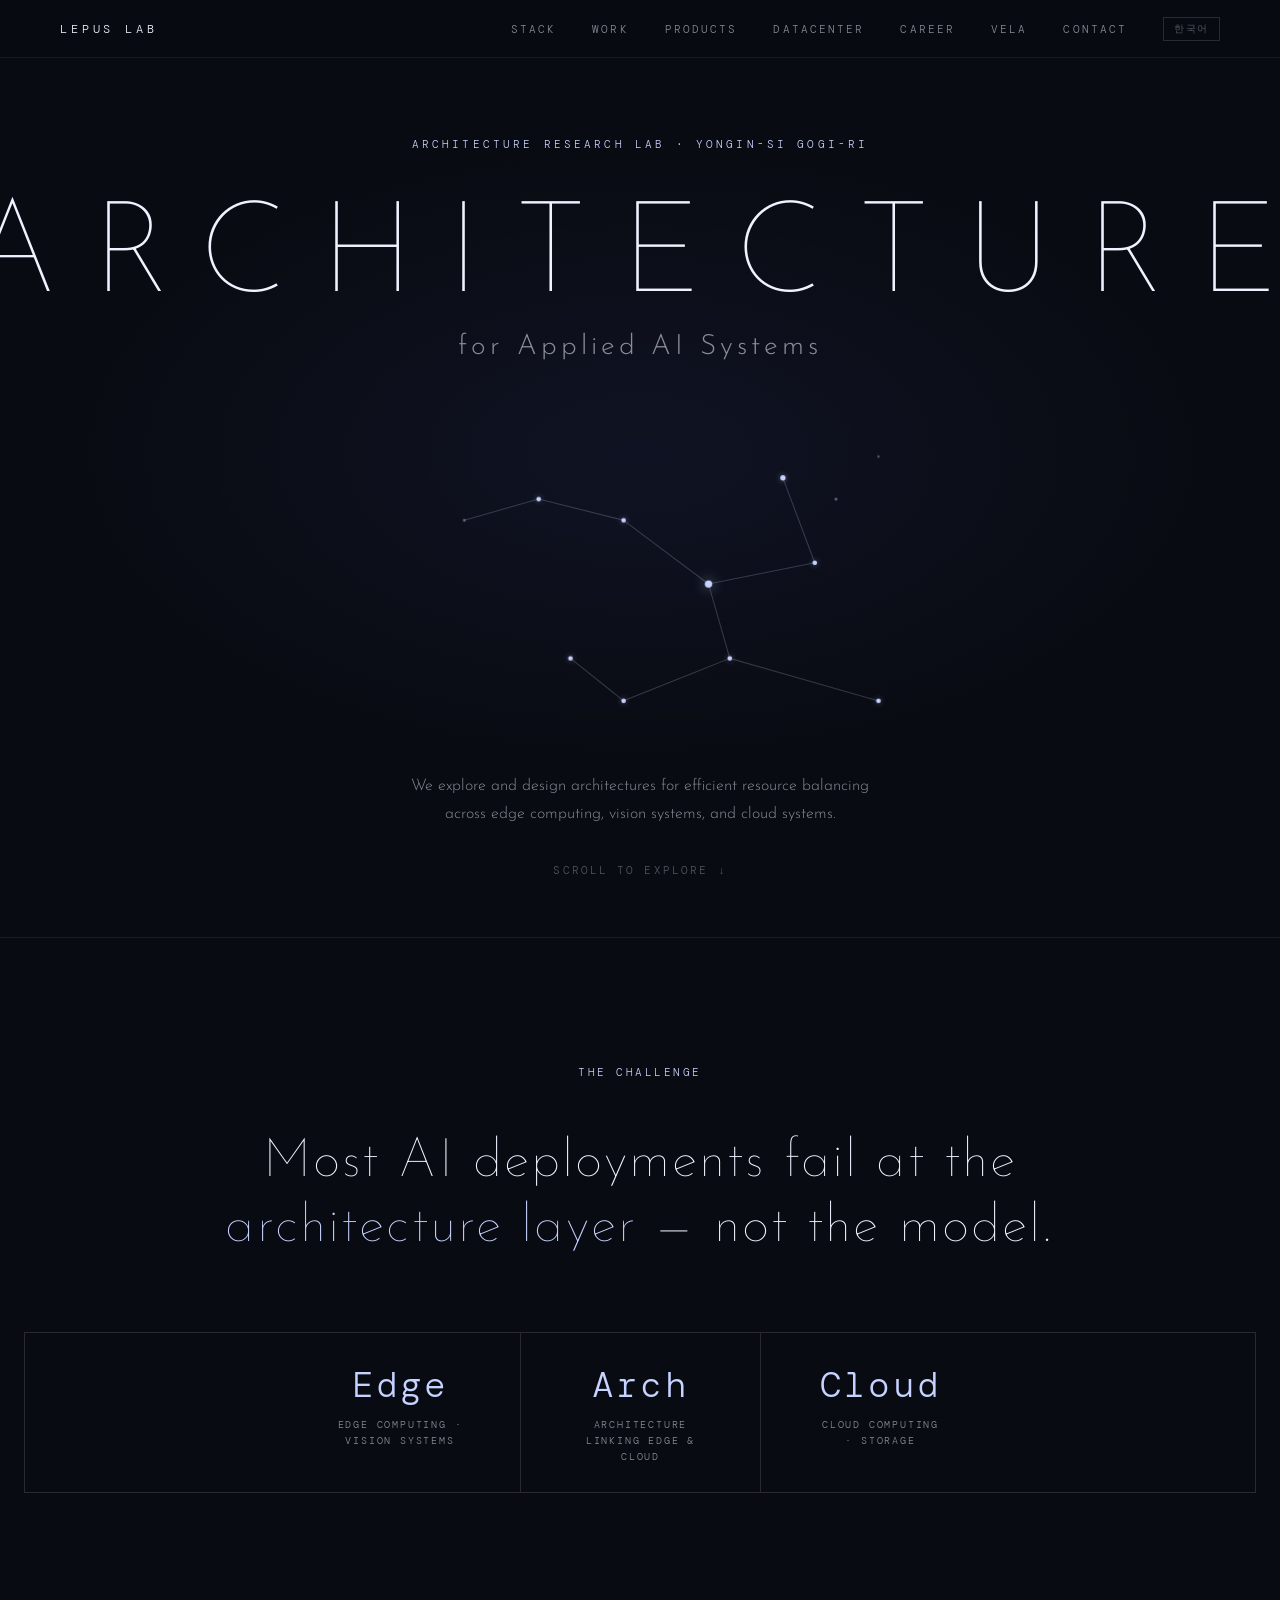
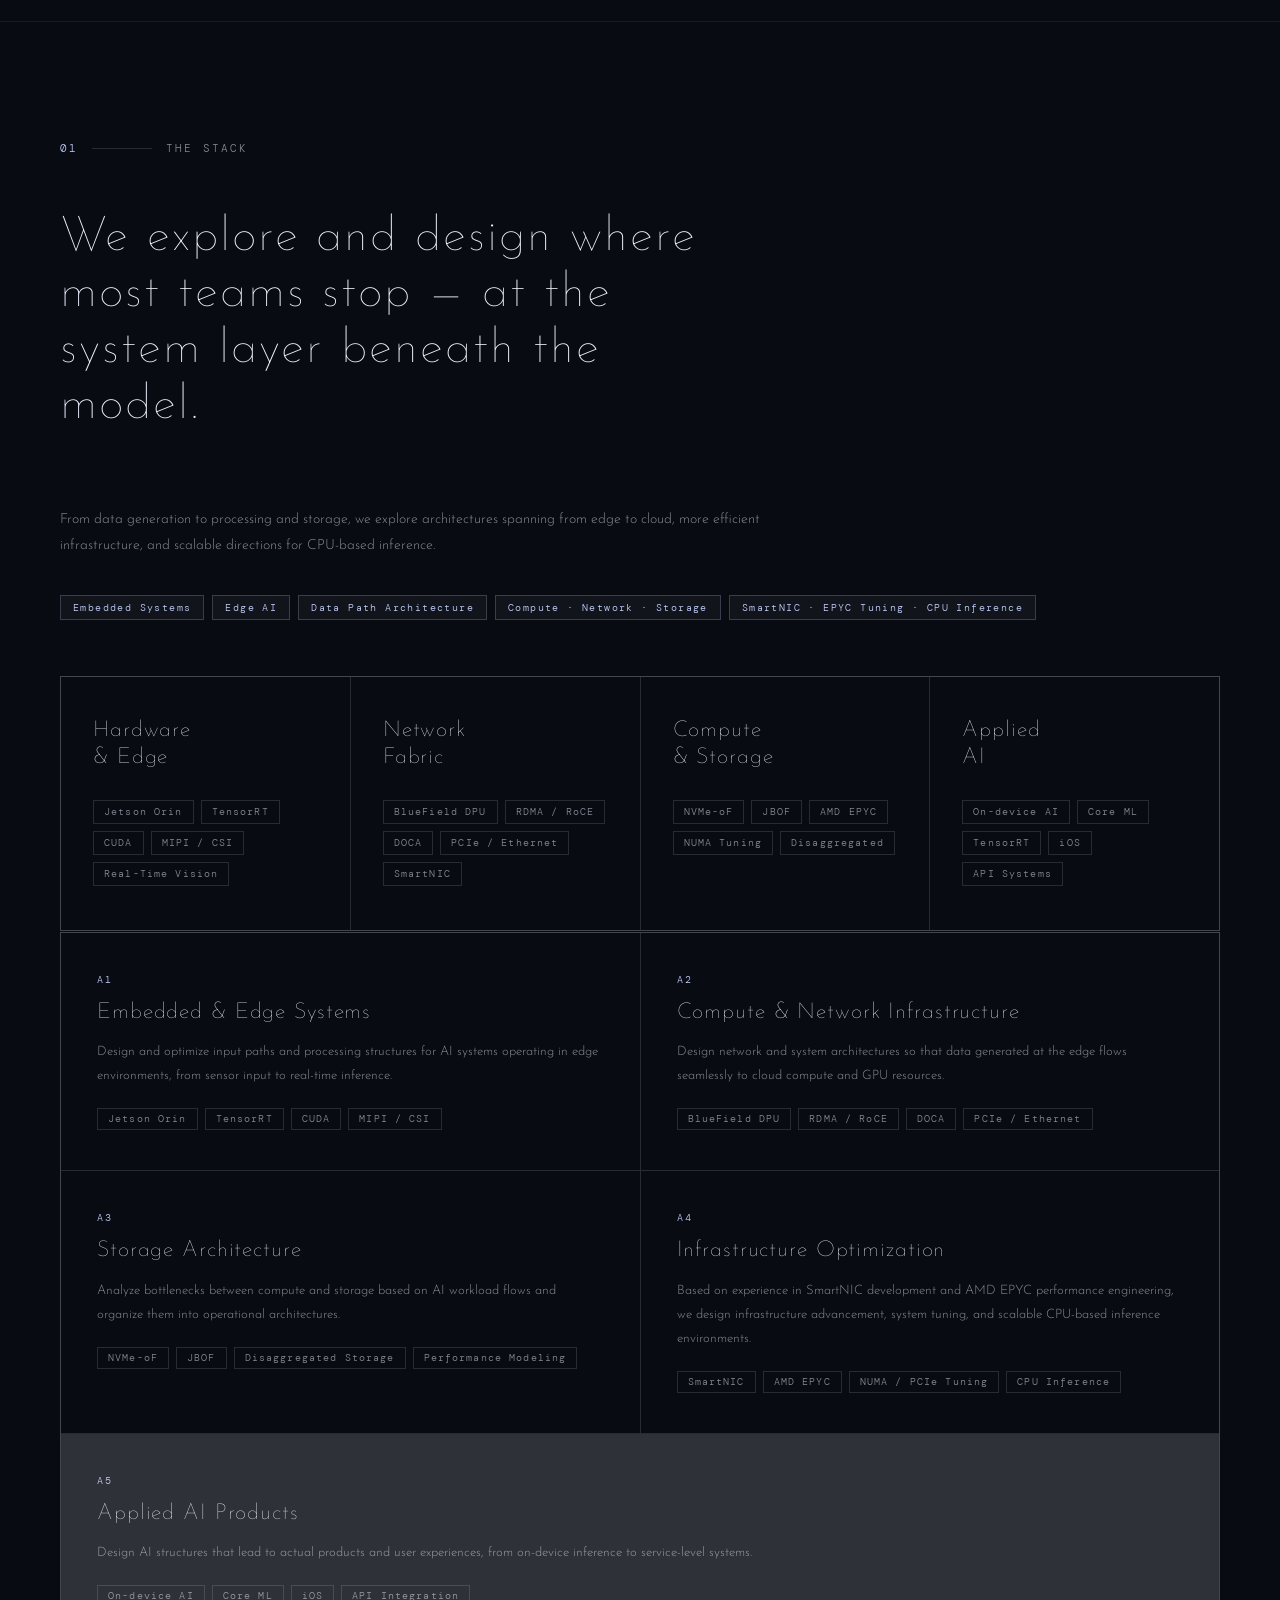
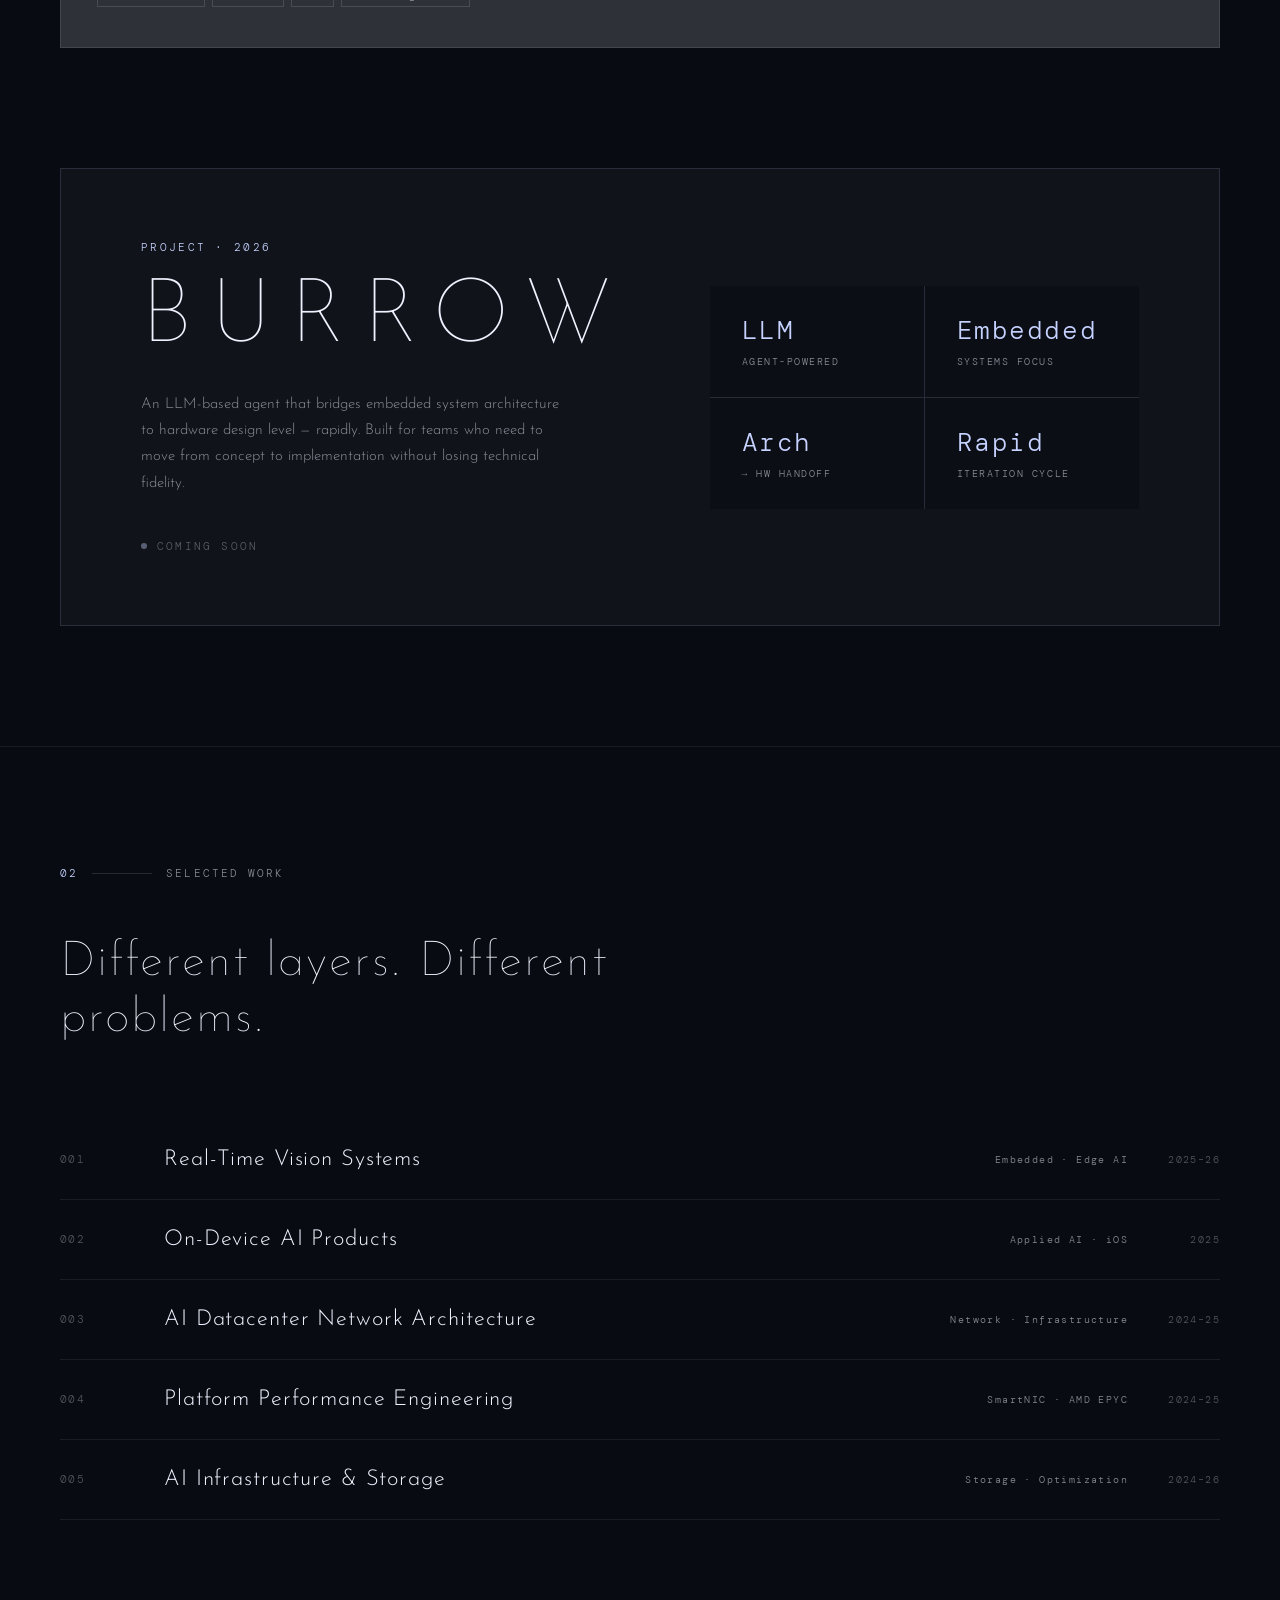
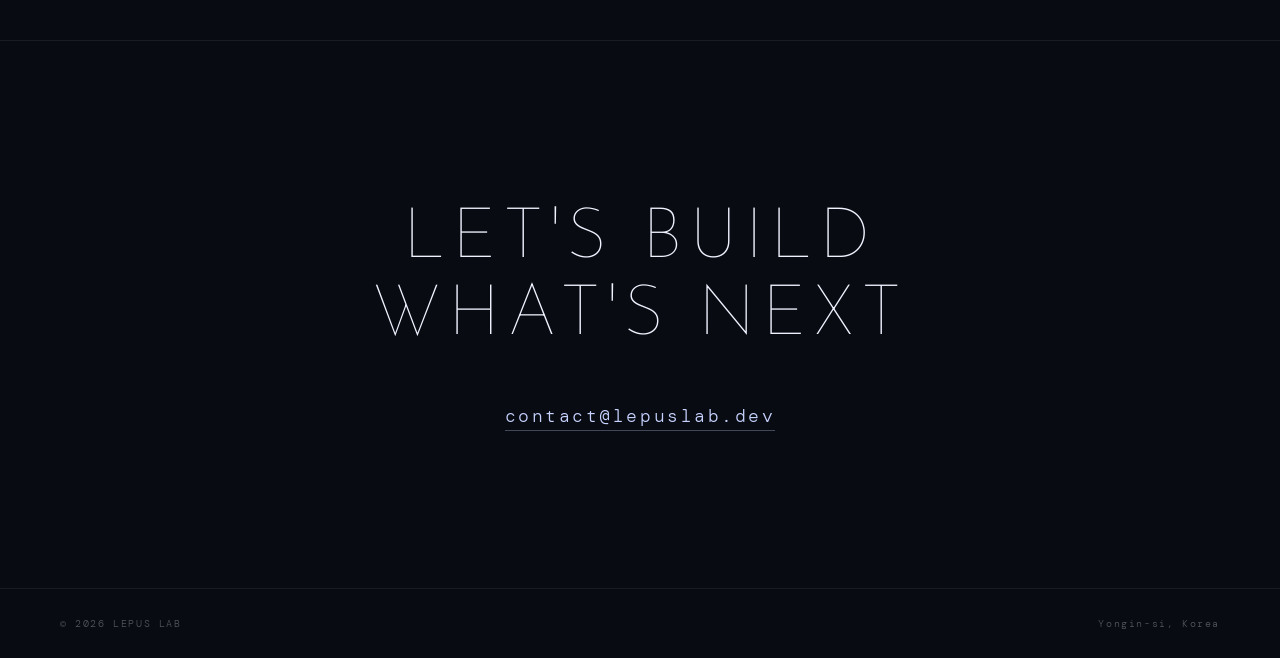
<file: index-ko.html>
<!DOCTYPE html>
<html lang="ko">
<head>
  <meta charset="UTF-8">
  <meta name="viewport" content="width=device-width, initial-scale=1">
  <title>LEPUS LAB — AI 시스템을 위한 아키텍처 연구소</title>
  <link rel="alternate" hreflang="en" href="index.html">
  <link rel="alternate" hreflang="ko" href="index-ko.html">
  <link rel="alternate" hreflang="x-default" href="index.html">
  <script src="lang-redirect.js"></script>

  <link rel="canonical" href="https://lepuslab.dev/index-ko">
  <meta name="description" content="하드웨어 아키텍처에서 AI 시스템까지, 기술의 전 계층을 탐구하고 설계하는 기술 연구소.">

  <meta property="og:type" content="website">
  <meta property="og:url" content="https://lepuslab.dev/index-ko">
  <meta property="og:title" content="LEPUS LAB — AI 시스템을 위한 아키텍처 연구소">
  <meta property="og:description" content="하드웨어 아키텍처에서 AI 시스템까지, 기술의 전 계층을 탐구하고 설계하는 기술 연구소.">
  <meta property="og:image" content="https://lepuslab.dev/og-image.svg">

  <meta name="twitter:card" content="summary_large_image">
  <meta name="twitter:title" content="LEPUS LAB">
  <meta name="twitter:description" content="하드웨어 아키텍처에서 AI 시스템까지, 기술의 전 계층을 탐구하고 설계하는 기술 연구소.">
  <meta name="twitter:image" content="https://lepuslab.dev/og-image.svg">

  <link rel="preconnect" href="https://fonts.googleapis.com">
  <link rel="preconnect" href="https://fonts.gstatic.com" crossorigin>
  <link href="https://fonts.googleapis.com/css2?family=DM+Mono:wght@300;400&family=Josefin+Sans:wght@100;300;400&display=swap" rel="stylesheet">
  <link rel="icon" type="image/svg+xml" href="favicon.svg">

  <style>
    :root {
      --bg:          #090b12;
      --bg-mid:      #0d1020;
      --text:        #f0f2ff;
      --muted:       rgba(240,242,255,.55);
      --soft:        rgba(240,242,255,.32);
      --accent:      #c6d2ff;
      --accent-glow: rgba(198,210,255,.12);
      --line:        rgba(255,255,255,.07);
      --line-med:    rgba(255,255,255,.13);
      --w:           min(1160px, 100% - 48px);
      --nav-h:       58px;
    }

    *, *::before, *::after { box-sizing: border-box; margin: 0; padding: 0; }
    html  { scroll-behavior: smooth; }

    body {
      font-family: 'Josefin Sans', system-ui, sans-serif;
      font-weight: 300;
      background: var(--bg);
      color: var(--text);
      -webkit-font-smoothing: antialiased;
      overflow-x: hidden;
    }

    a { color: inherit; text-decoration: none; }

    /* ── Nav ──────────────────────────────── */
    .nav {
      position: sticky;
      top: 0;
      z-index: 100;
      height: var(--nav-h);
      background: rgba(9,11,18,.85);
      backdrop-filter: blur(20px);
      -webkit-backdrop-filter: blur(20px);
      border-bottom: 1px solid var(--line);
    }

    .nav-in {
      width: var(--w);
      margin: 0 auto;
      height: 100%;
      display: flex;
      align-items: center;
      justify-content: space-between;
    }

    .nav-logo {
      font-family: 'DM Mono', monospace;
      font-weight: 300;
      font-size: 12px;
      letter-spacing: 0.32em;
      color: var(--text);
    }

    .nav-links {
      display: flex;
      gap: 36px;
      list-style: none;
    }

    .nav-links a {
      font-family: 'DM Mono', monospace;
      font-weight: 300;
      font-size: 10.5px;
      letter-spacing: 0.2em;
      text-transform: uppercase;
      color: var(--muted);
      transition: color .2s;
    }
    .nav-links a:hover { color: var(--text); }

    .nav-right { display: flex; align-items: center; gap: 36px; }

    .lang-switch {
      font-family: 'DM Mono', monospace;
      font-size: 10px;
      letter-spacing: 0.16em;
      color: var(--soft);
      border: 1px solid var(--line-med);
      padding: 4px 10px;
      transition: color .2s, border-color .2s;
    }
    .lang-switch:hover { color: var(--accent); border-color: rgba(198,210,255,.3); }

    /* ── Hero ─────────────────────────────── */
    .hero {
      min-height: calc(100svh - var(--nav-h));
      display: flex;
      flex-direction: column;
      align-items: center;
      justify-content: center;
      text-align: center;
      padding: 80px 24px 60px;
      position: relative;
      overflow: hidden;
    }

    .hero::before {
      content: '';
      position: absolute;
      inset: 0;
      background:
        radial-gradient(ellipse 70% 55% at 50% 45%,
          rgba(100,120,255,.07), transparent 65%);
      pointer-events: none;
    }

    .hero-eyebrow {
      font-family: 'DM Mono', monospace;
      font-weight: 300;
      font-size: 10.5px;
      letter-spacing: 0.3em;
      text-transform: uppercase;
      color: var(--accent);
      margin-bottom: 44px;
      opacity: 0;
      animation: fadeUp .9s .15s forwards;
    }

    .hero-word {
      font-family: 'Josefin Sans', sans-serif;
      font-weight: 100;
      font-size: clamp(48px, 10vw, 148px);
      letter-spacing: 0.26em;
      text-transform: uppercase;
      line-height: 1.0;
      color: var(--text);
      opacity: 0;
      animation: fadeUp .9s .3s forwards;
    }

    .hero-phrase {
      font-family: 'Josefin Sans', sans-serif;
      font-weight: 300;
      font-size: clamp(16px, 2.2vw, 28px);
      letter-spacing: 0.14em;
      color: var(--muted);
      margin-top: 10px;
      margin-bottom: 56px;
      opacity: 0;
      animation: fadeUp .9s .45s forwards;
    }

    .hero-vis {
      width: 100%;
      max-width: 560px;
      margin: 0 auto 52px;
      opacity: 0;
      animation: fadeUp 1s .65s forwards;
    }

    .hero-vis svg { width: 100%; height: auto; overflow: visible; }

    .hero-desc {
      font-size: clamp(13px, 1.3vw, 16px);
      color: var(--muted);
      max-width: 500px;
      line-height: 1.75;
      opacity: 0;
      animation: fadeUp .9s .85s forwards;
      word-break: keep-all;
    }

    .hero-scroll {
      display: inline-flex;
      align-items: center;
      gap: 10px;
      margin-top: 36px;
      font-family: 'DM Mono', monospace;
      font-size: 10.5px;
      letter-spacing: 0.2em;
      text-transform: uppercase;
      color: var(--soft);
      opacity: 0;
      animation: fadeUp .9s 1s forwards;
    }

    .scroll-arrow { display: inline-block; animation: bounce 2s ease-in-out infinite; }

    @keyframes bounce {
      0%, 100% { transform: translateY(0); }
      50%       { transform: translateY(5px); }
    }

    /* ── Constellation SVG ────────────────── */
    .cst-line {
      stroke: var(--accent);
      stroke-opacity: .22;
      stroke-width: 1;
      stroke-dasharray: 250;
      stroke-dashoffset: 250;
      animation: drawLine 1.2s ease forwards;
    }
    @keyframes drawLine { to { stroke-dashoffset: 0; } }

    .cst-node { opacity: 0; animation: starFade .4s ease forwards; }
    @keyframes starFade { to { opacity: 1; } }

    .cst-bright { fill: var(--accent); filter: drop-shadow(0 0 6px rgba(198,210,255,.7)); }
    .cst-mid    { fill: var(--accent); filter: drop-shadow(0 0 3px rgba(198,210,255,.45)); }
    .cst-dim    { fill: rgba(198,210,255,.38); }

    .cst-pulse      { animation: starFade .4s ease forwards, starPulse 3.5s ease-in-out infinite; }
    .cst-pulse-slow { animation: starFade .4s ease forwards, starPulse 5s ease-in-out infinite; }

    @keyframes starPulse {
      0%, 100% { opacity: .65; }
      50%       { opacity: 1; }
    }

    /* ── Statement ────────────────────────── */
    .statement {
      padding: 128px 24px;
      border-top: 1px solid var(--line);
      text-align: center;
    }

    .stmt-label {
      font-family: 'DM Mono', monospace;
      font-size: 10.5px;
      letter-spacing: 0.24em;
      text-transform: uppercase;
      color: var(--accent);
      margin-bottom: 52px;
    }

    .stmt-text {
      font-weight: 100;
      font-size: clamp(26px, 4.2vw, 60px);
      line-height: 1.2;
      letter-spacing: 0.04em;
      color: var(--text);
      max-width: 860px;
      margin: 0 auto 72px;
      word-break: keep-all;
    }

    .stmt-text em { font-style: normal; color: var(--accent); }

    .metrics {
      display: flex;
      justify-content: center;
      border: 1px solid var(--line-med);
    }

    .metric {
      padding: 28px 32px;
      text-align: center;
      flex: 1;
      max-width: 240px;
    }
    .metric + .metric { border-left: 1px solid var(--line-med); }

    .metric-val {
      display: block;
      font-family: 'DM Mono', monospace;
      font-size: clamp(24px, 2.8vw, 40px);
      font-weight: 300;
      letter-spacing: 0.06em;
      color: var(--accent);
      margin-bottom: 8px;
      white-space: nowrap;
    }
    .metric-lbl {
      font-family: 'DM Mono', monospace;
      font-size: 10px;
      letter-spacing: 0.18em;
      text-transform: uppercase;
      color: var(--muted);
    }

    /* ── Section base ─────────────────────── */
    .section { padding: 120px 24px; border-top: 1px solid var(--line); }
    .sec-w   { width: var(--w); margin: 0 auto; }

    .sec-meta {
      display: flex;
      align-items: center;
      gap: 14px;
      margin-bottom: 56px;
    }

    .sec-num  { font-family: 'DM Mono', monospace; font-size: 10.5px; letter-spacing: 0.2em; color: var(--accent); }
    .sec-rule { height: 1px; width: 60px; background: var(--line-med); }
    .sec-name { font-family: 'DM Mono', monospace; font-size: 10.5px; letter-spacing: 0.2em; text-transform: uppercase; color: var(--muted); }

    .sec-title {
      font-weight: 100;
      font-size: clamp(30px, 3.8vw, 56px);
      letter-spacing: 0.04em;
      line-height: 1.15;
      color: var(--text);
      max-width: 680px;
      margin-bottom: 72px;
      word-break: keep-all;
    }

    /* ── Stack grid ───────────────────────── */
    .stack-grid {
      display: grid;
      grid-template-columns: repeat(4, 1fr);
      background: var(--line-med);
      gap: 1px;
      border: 1px solid var(--line-med);
    }

    .stack-col {
      background: var(--bg);
      padding: 40px 32px 44px;
      transition: background .25s;
    }
    .stack-col:hover { background: rgba(13,16,28,.85); }

    .stack-name {
      font-weight: 100;
      font-size: 22px;
      letter-spacing: 0.04em;
      line-height: 1.25;
      color: var(--text);
      margin-bottom: 28px;
    }

    .stack-tags { display: flex; flex-wrap: wrap; gap: 7px; }

    .stack-tag {
      font-family: 'DM Mono', monospace;
      font-size: 9.5px;
      letter-spacing: 0.12em;
      color: var(--muted);
      padding: 5px 10px;
      border: 1px solid var(--line-med);
    }

    /* ── Burrow product ───────────────────── */
    .product-wrap { padding: 0 24px 120px; }

    .product-card {
      width: var(--w);
      margin: 0 auto;
      background: rgba(198,210,255,.035);
      border: 1px solid rgba(198,210,255,.14);
      padding: 72px 80px;
      display: grid;
      grid-template-columns: 1fr 1fr;
      gap: 80px;
      align-items: center;
    }

    .product-tag {
      font-family: 'DM Mono', monospace;
      font-size: 10.5px;
      letter-spacing: 0.22em;
      text-transform: uppercase;
      color: var(--accent);
      margin-bottom: 20px;
    }

    .product-name {
      font-weight: 100;
      font-size: clamp(52px, 7vw, 96px);
      letter-spacing: 0.2em;
      text-transform: uppercase;
      line-height: 1;
      color: var(--text);
      margin-bottom: 28px;
    }

    .product-desc {
      font-size: 15px;
      line-height: 1.75;
      color: var(--muted);
      margin-bottom: 40px;
      max-width: 420px;
      word-break: keep-all;
    }

    .product-cta {
      display: inline-flex;
      align-items: center;
      gap: 8px;
      font-family: 'DM Mono', monospace;
      font-size: 11px;
      letter-spacing: 0.2em;
      text-transform: uppercase;
      color: var(--accent);
      transition: opacity .2s;
    }
    .product-cta:hover { opacity: .7; }

    .spec-grid {
      display: grid;
      grid-template-columns: 1fr 1fr;
      gap: 1px;
      background: rgba(198,210,255,.13);
    }

    .spec-cell { background: rgba(9,11,18,.88); padding: 28px 32px; }

    .spec-val {
      display: block;
      font-family: 'DM Mono', monospace;
      font-size: clamp(20px, 2vw, 30px);
      font-weight: 300;
      letter-spacing: 0.06em;
      color: var(--accent);
      margin-bottom: 6px;
    }
    .spec-key {
      font-family: 'DM Mono', monospace;
      font-size: 9.5px;
      letter-spacing: 0.16em;
      text-transform: uppercase;
      color: var(--muted);
    }

    /* ── Work list ────────────────────────── */
    .work-list { display: flex; flex-direction: column; }

    .work-row {
      display: grid;
      grid-template-columns: 72px 1fr auto auto;
      gap: 32px;
      align-items: center;
      padding: 28px 0;
      border-bottom: 1px solid var(--line);
      transition: opacity .2s;
    }
    .work-row:hover { opacity: .72; }

    .work-idx { font-family: 'DM Mono', monospace; font-size: 10.5px; letter-spacing: 0.14em; color: var(--soft); }
    .work-name { font-weight: 300; font-size: clamp(16px, 1.8vw, 22px); letter-spacing: 0.04em; }
    .work-cat  { font-family: 'DM Mono', monospace; font-size: 10px; letter-spacing: 0.14em; color: var(--muted); text-align: right; }
    .work-yr   { font-family: 'DM Mono', monospace; font-size: 10px; letter-spacing: 0.14em; color: var(--soft); min-width: 60px; text-align: right; }

    /* ── Contact ──────────────────────────── */
    .contact {
      padding: 160px 24px;
      border-top: 1px solid var(--line);
      text-align: center;
    }

    .contact-title {
      font-weight: 100;
      font-size: clamp(36px, 5.5vw, 88px);
      letter-spacing: 0.1em;
      text-transform: uppercase;
      line-height: 1.1;
      margin-bottom: 48px;
    }

    .contact-email {
      font-family: 'DM Mono', monospace;
      font-size: clamp(13px, 1.4vw, 18px);
      letter-spacing: 0.14em;
      color: var(--accent);
      border-bottom: 1px solid rgba(198,210,255,.3);
      padding-bottom: 2px;
      transition: opacity .2s;
    }
    .contact-email:hover { opacity: .7; }

    /* ── Footer ── */
    footer { padding: 28px 24px; border-top: 1px solid var(--line); }
    .footer-in {
      width: var(--w);
      margin: 0 auto;
      display: flex;
      justify-content: space-between;
    }
    .footer-copy { font-family: 'DM Mono', monospace; font-size: 10px; letter-spacing: 0.16em; color: var(--soft); }

    /* ── Scroll reveal ────────────────────── */
    .reveal {
      opacity: 0;
      transform: translateY(22px);
      transition: opacity .75s, transform .75s;
    }
    .reveal.visible { opacity: 1; transform: none; }

    @keyframes fadeUp {
      from { opacity: 0; transform: translateY(18px); }
      to   { opacity: 1; transform: none; }
    }

    /* ── Responsive ───────────────────────── */
    @media (max-width: 900px) {
      .stack-grid   { grid-template-columns: repeat(2, 1fr); }
      .product-card { grid-template-columns: 1fr; gap: 48px; padding: 48px 36px; }
      .work-row     { grid-template-columns: 52px 1fr; }
      .work-cat, .work-yr { display: none; }
    }

    @media (max-width: 600px) {
      .stack-grid { grid-template-columns: 1fr; }
      .metrics    { flex-direction: column; }
      .metric + .metric { border-left: none; border-top: 1px solid var(--line-med); }
      .nav-links  { gap: 20px; }
      .nav-links li:nth-child(n+4) { display: none; }
    }

    /* ── Stack intro ─────────────────────── */
    .stack-intro {
      font-size: 14px; line-height: 1.85;
      color: var(--muted); max-width: 720px;
      margin-bottom: 36px; word-break: keep-all;
    }

    .keyword-strip { display: flex; flex-wrap: wrap; gap: 8px; margin-bottom: 56px; }

    .keyword-pill {
      font-family: 'DM Mono', monospace; font-size: 10px;
      letter-spacing: 0.14em; color: var(--accent);
      padding: 5px 12px;
      border: 1px solid rgba(198,210,255,.22);
      background: rgba(198,210,255,.04);
    }

    /* ── Capability detail cards ─────────── */
    .cap-detail-grid {
      display: grid;
      grid-template-columns: repeat(2, 1fr);
      background: var(--line-med);
      gap: 1px;
      border: 1px solid var(--line-med);
      margin-top: 1px;
    }

    .cap-card {
      background: var(--bg);
      padding: 40px 36px;
      transition: background .25s;
    }
    .cap-card:hover { background: rgba(13,16,28,.85); }

    .cap-card-wide {
      grid-column: span 2;
      background: rgba(198,210,255,.03);
    }

    .cap-idx {
      font-family: 'DM Mono', monospace;
      font-size: 10px; letter-spacing: 0.2em;
      text-transform: uppercase; color: var(--accent);
      display: block; margin-bottom: 14px;
    }

    .cap-h3 {
      font-weight: 100;
      font-size: clamp(17px, 1.8vw, 22px);
      letter-spacing: 0.04em; line-height: 1.2;
      color: var(--text); margin-bottom: 14px;
    }

    .cap-p {
      font-size: 13px; line-height: 1.85;
      color: var(--muted); word-break: keep-all;
      margin-bottom: 20px;
    }

    .cap-chips { display: flex; flex-wrap: wrap; gap: 7px; }

    .cap-chip {
      font-family: 'DM Mono', monospace; font-size: 9.5px;
      letter-spacing: 0.12em; color: var(--muted);
      padding: 4px 10px; border: 1px solid var(--line-med);
    }

    /* ── Product coming soon ─────────────── */
    .product-coming {
      display: inline-flex; align-items: center; gap: 10px;
      font-family: 'DM Mono', monospace; font-size: 11px;
      letter-spacing: 0.2em; text-transform: uppercase;
      color: var(--soft);
    }
    .product-coming::before {
      content: ''; display: block;
      width: 6px; height: 6px; border-radius: 50%;
      background: rgba(198,210,255,.4);
      animation: blink 2.5s ease-in-out infinite;
    }
    @keyframes blink {
      0%, 100% { opacity: .3; }
      50%       { opacity: 1; }
    }

    @media (max-width: 900px) {
      .cap-detail-grid { grid-template-columns: 1fr; }
      .cap-card-wide   { grid-column: span 1; }
    }
  </style>
</head>
<body>

  <!-- ── Nav ── -->
  <header class="nav" role="banner">
    <div class="nav-in">
      <a class="nav-logo" href="/">LEPUS LAB</a>
      <div class="nav-right">
        <nav aria-label="Primary">
          <ul class="nav-links">
            <li><a href="#stack">Stack</a></li>
            <li><a href="#work">Work</a></li>
            <li><a href="#products">Products</a></li>
            <li><a href="datacenter.html">Datacenter</a></li>
            <li><a href="career.html">Career</a></li>
            <li><a href="vela.html">Vela</a></li>
            <li><a href="#contact">Contact</a></li>
          </ul>
        </nav>
        <a class="lang-switch" href="index.html">English</a>
      </div>
    </div>
  </header>

  <main>

    <!-- ── Hero ── -->
    <section class="hero" aria-labelledby="hero-h1">
      <p class="hero-eyebrow">Architecture Research Lab · 용인시 고기리</p>

      <h1 id="hero-h1" class="hero-word">Architecture</h1>
      <p class="hero-phrase">for Applied AI Systems</p>

      <div class="hero-vis" aria-hidden="true">
        <svg viewBox="0 0 580 310" fill="none" xmlns="http://www.w3.org/2000/svg">
          <g transform="translate(20, -80) scale(1.1)">
            <line class="cst-line" x1="80"  y1="170" x2="150" y2="150" style="animation-delay:1.0s"/>
            <line class="cst-line" x1="150" y1="150" x2="230" y2="170" style="animation-delay:1.3s"/>
            <line class="cst-line" x1="230" y1="170" x2="310" y2="230" style="animation-delay:1.6s"/>
            <line class="cst-line" x1="310" y1="230" x2="410" y2="210" style="animation-delay:1.9s"/>
            <line class="cst-line" x1="380" y1="130" x2="410" y2="210" style="animation-delay:2.2s"/>
            <line class="cst-line" x1="310" y1="230" x2="330" y2="300" style="animation-delay:2.5s"/>
            <line class="cst-line" x1="330" y1="300" x2="470" y2="340" style="animation-delay:2.8s"/>
            <line class="cst-line" x1="180" y1="300" x2="230" y2="340" style="animation-delay:3.1s"/>
            <line class="cst-line" x1="230" y1="340" x2="330" y2="300" style="animation-delay:3.4s"/>

            <circle class="cst-node cst-dim"                cx="80"  cy="170" r="1.5"  style="animation-delay:2.5s"/>
            <circle class="cst-node cst-mid cst-pulse"      cx="150" cy="150" r="2.2"  style="animation-delay:2.6s"/>
            <circle class="cst-node cst-mid cst-pulse"      cx="230" cy="170" r="2.2"  style="animation-delay:2.7s"/>
            <circle class="cst-node cst-bright cst-pulse"   cx="310" cy="230" r="3.5"  style="animation-delay:2.5s"/>
            <circle class="cst-node cst-mid cst-pulse-slow" cx="380" cy="130" r="2.5"  style="animation-delay:2.8s"/>
            <circle class="cst-node cst-dim"                cx="430" cy="150" r="1.5"  style="animation-delay:2.9s"/>
            <circle class="cst-node cst-dim"                cx="470" cy="110" r="1.2"  style="animation-delay:2.9s"/>
            <circle class="cst-node cst-mid cst-pulse"      cx="410" cy="210" r="2.2"  style="animation-delay:2.65s"/>
            <circle class="cst-node cst-mid cst-pulse"      cx="230" cy="340" r="2.2"  style="animation-delay:3.0s"/>
            <circle class="cst-node cst-mid cst-pulse"      cx="180" cy="300" r="2.2"  style="animation-delay:3.0s"/>
            <circle class="cst-node cst-mid cst-pulse-slow" cx="330" cy="300" r="2.2"  style="animation-delay:2.9s"/>
            <circle class="cst-node cst-mid cst-pulse"      cx="470" cy="340" r="2.2"  style="animation-delay:3.1s"/>
          </g>
        </svg>
      </div>

      <p class="hero-desc">엣지 컴퓨팅, 비전 시스템, 클라우드 시스템 전반의 리소스를 효율적으로 배분하는 구조를 고민하고 설계합니다.</p>
      <a class="hero-scroll" href="#statement">스크롤하여 탐색하기 <span class="scroll-arrow">↓</span></a>
    </section>

    <!-- ── Problem statement ── -->
    <section id="statement" class="statement">
      <p class="stmt-label reveal">우리가 풀어야 할 문제</p>
      <h2 class="stmt-text reveal">
        대부분의 AI 도입은 모델이 아닌 <em>아키텍처 레이어</em>에서 실패합니다.
      </h2>
      <div class="metrics reveal">
        <div class="metric">
          <span class="metric-val">엣지</span>
          <span class="metric-lbl">엣지 컴퓨팅 · 비전 시스템</span>
        </div>
        <div class="metric">
          <span class="metric-val">설계</span>
          <span class="metric-lbl">엣지와 클라우드를 잇는 시스템 아키텍처</span>
        </div>
        <div class="metric">
          <span class="metric-val">클라우드</span>
          <span class="metric-lbl">클라우드 컴퓨팅 · 스토리지</span>
        </div>
      </div>
    </section>

    <!-- ── The Stack ── -->
    <section id="stack" class="section">
      <div class="sec-w">
        <div class="sec-meta reveal">
          <span class="sec-num">01</span>
          <div class="sec-rule"></div>
          <span class="sec-name">The Stack</span>
        </div>
        <h2 class="sec-title reveal">우리는 대부분의 팀이 멈추는 곳, 모델 아래의 시스템 레이어를 고민하고 설계합니다.</h2>

        <p class="stack-intro reveal">데이터가 생성되고 처리되며 전달되어 저장되기까지, AI 시스템의 엣지부터 클라우드까지의 아키텍처와 더 효율적인 클라우드 인프라, 그리고 CPU 기반 추론까지 확장 가능한 방향을 함께 고민합니다.</p>

        <div class="keyword-strip reveal">
          <span class="keyword-pill">Embedded Systems</span>
          <span class="keyword-pill">Edge AI</span>
          <span class="keyword-pill">Data Path Architecture</span>
          <span class="keyword-pill">Compute · Network · Storage</span>
          <span class="keyword-pill">SmartNIC · EPYC Tuning · CPU Inference</span>
        </div>

        <!-- Layer overview -->
        <div class="stack-grid reveal">
          <div class="stack-col">
            <h3 class="stack-name">하드웨어<br>&amp; 엣지</h3>
            <div class="stack-tags">
              <span class="stack-tag">Jetson Orin</span>
              <span class="stack-tag">TensorRT</span>
              <span class="stack-tag">CUDA</span>
              <span class="stack-tag">MIPI / CSI</span>
              <span class="stack-tag">Real-Time Vision</span>
            </div>
          </div>
          <div class="stack-col">
            <h3 class="stack-name">네트워크<br>패브릭</h3>
            <div class="stack-tags">
              <span class="stack-tag">BlueField DPU</span>
              <span class="stack-tag">RDMA / RoCE</span>
              <span class="stack-tag">DOCA</span>
              <span class="stack-tag">PCIe / Ethernet</span>
              <span class="stack-tag">SmartNIC</span>
            </div>
          </div>
          <div class="stack-col">
            <h3 class="stack-name">컴퓨팅<br>&amp; 스토리지</h3>
            <div class="stack-tags">
              <span class="stack-tag">NVMe-oF</span>
              <span class="stack-tag">JBOF</span>
              <span class="stack-tag">AMD EPYC</span>
              <span class="stack-tag">NUMA Tuning</span>
              <span class="stack-tag">Disaggregated</span>
            </div>
          </div>
          <div class="stack-col">
            <h3 class="stack-name">AI 응용<br>&amp; 제품</h3>
            <div class="stack-tags">
              <span class="stack-tag">On-device AI</span>
              <span class="stack-tag">Core ML</span>
              <span class="stack-tag">TensorRT</span>
              <span class="stack-tag">iOS</span>
              <span class="stack-tag">API Systems</span>
            </div>
          </div>
        </div>

        <!-- Capability detail -->
        <div class="cap-detail-grid reveal">
          <div class="cap-card">
            <span class="cap-idx">A1</span>
            <h3 class="cap-h3">Embedded &amp; Edge Systems</h3>
            <p class="cap-p">센서 입력부터 실시간 추론까지, 엣지 환경에서 동작하는 AI 시스템의 입력 경로와 처리 구조를 설계하고 최적화합니다.</p>
            <div class="cap-chips">
              <span class="cap-chip">Jetson Orin</span>
              <span class="cap-chip">TensorRT</span>
              <span class="cap-chip">CUDA</span>
              <span class="cap-chip">MIPI / CSI</span>
            </div>
          </div>
          <div class="cap-card">
            <span class="cap-idx">A2</span>
            <h3 class="cap-h3">Compute &amp; Network Infrastructure</h3>
            <p class="cap-p">엣지에서 생성된 데이터가 클라우드 컴퓨트와 GPU 자원으로 자연스럽게 이어지도록, 네트워크와 시스템 구조를 설계합니다.</p>
            <div class="cap-chips">
              <span class="cap-chip">BlueField DPU</span>
              <span class="cap-chip">RDMA / RoCE</span>
              <span class="cap-chip">DOCA</span>
              <span class="cap-chip">PCIe / Ethernet</span>
            </div>
          </div>
          <div class="cap-card">
            <span class="cap-idx">A3</span>
            <h3 class="cap-h3">Storage Architecture</h3>
            <p class="cap-p">AI 워크로드의 흐름을 기준으로, 컴퓨트와 스토리지 사이의 구조와 병목을 분석하고 운영 가능한 아키텍처로 정리합니다.</p>
            <div class="cap-chips">
              <span class="cap-chip">NVMe-oF</span>
              <span class="cap-chip">JBOF</span>
              <span class="cap-chip">Disaggregated Storage</span>
              <span class="cap-chip">Performance Modeling</span>
            </div>
          </div>
          <div class="cap-card">
            <span class="cap-idx">A4</span>
            <h3 class="cap-h3">Infrastructure Optimization</h3>
            <p class="cap-p">SmartNIC 개발과 AMD EPYC 기반 성능 엔지니어링 경험을 바탕으로, 인프라 고도화와 시스템 튜닝, 그리고 최근 확대되는 CPU 기반 추론 환경까지 현실적인 방향으로 설계합니다.</p>
            <div class="cap-chips">
              <span class="cap-chip">SmartNIC</span>
              <span class="cap-chip">AMD EPYC</span>
              <span class="cap-chip">NUMA / PCIe Tuning</span>
              <span class="cap-chip">CPU Inference</span>
            </div>
          </div>
          <div class="cap-card cap-card-wide">
            <span class="cap-idx">A5</span>
            <h3 class="cap-h3">Applied AI Products</h3>
            <p class="cap-p">온디바이스 추론부터 서비스 레벨 시스템까지, 실제 제품과 사용자 경험으로 이어지는 AI 구조를 설계합니다.</p>
            <div class="cap-chips">
              <span class="cap-chip">On-device AI</span>
              <span class="cap-chip">Core ML</span>
              <span class="cap-chip">iOS</span>
              <span class="cap-chip">API Integration</span>
            </div>
          </div>
        </div>
      </div>
    </section>

    <!-- ── Burrow product ── -->
    <section id="products" class="product-wrap">
      <div class="product-card reveal">
        <div>
          <p class="product-tag">프로젝트 · 2026</p>
          <h2 class="product-name">Burrow</h2>
          <p class="product-desc">임베디드 시스템 아키텍처와 하드웨어 설계를 잇는 LLM 기반 에이전트. 기술적 정확성을 잃지 않으면서 컨셉에서 구현까지 빠르게 나아가야 하는 팀을 위해 만들었습니다.</p>
          <span class="product-coming">출시 예정</span>
        </div>
        <div class="spec-grid">
          <div class="spec-cell">
            <span class="spec-val">LLM</span>
            <span class="spec-key">에이전트 기반</span>
          </div>
          <div class="spec-cell">
            <span class="spec-val">임베디드</span>
            <span class="spec-key">시스템 중심</span>
          </div>
          <div class="spec-cell">
            <span class="spec-val">설계</span>
            <span class="spec-key">하드웨어 핸드오프</span>
          </div>
          <div class="spec-cell">
            <span class="spec-val">반복</span>
            <span class="spec-key">빠른 사이클</span>
          </div>
        </div>
      </div>
    </section>

    <!-- ── Selected Work ── -->
    <section id="work" class="section">
      <div class="sec-w">
        <div class="sec-meta reveal">
          <span class="sec-num">02</span>
          <div class="sec-rule"></div>
          <span class="sec-name">Selected Work</span>
        </div>
        <h2 class="sec-title reveal">다양한 계층, 다양한 문제들.</h2>
        <div class="work-list reveal">
          <div class="work-row">
            <span class="work-idx">001</span>
            <span class="work-name">Real-Time Vision Systems</span>
            <span class="work-cat">Embedded · Edge AI</span>
            <span class="work-yr">2025–26</span>
          </div>
          <div class="work-row">
            <span class="work-idx">002</span>
            <span class="work-name">On-Device AI Products</span>
            <span class="work-cat">Applied AI · iOS</span>
            <span class="work-yr">2025</span>
          </div>
          <div class="work-row">
            <span class="work-idx">003</span>
            <span class="work-name">AI Datacenter Network Architecture</span>
            <span class="work-cat">Network · Infrastructure</span>
            <span class="work-yr">2024–25</span>
          </div>
          <div class="work-row">
            <span class="work-idx">004</span>
            <span class="work-name">Platform Performance Engineering</span>
            <span class="work-cat">SmartNIC · AMD EPYC</span>
            <span class="work-yr">2024–25</span>
          </div>
          <div class="work-row">
            <span class="work-idx">005</span>
            <span class="work-name">AI Infrastructure &amp; Storage</span>
            <span class="work-cat">Storage · Optimization</span>
            <span class="work-yr">2024–26</span>
          </div>
        </div>
      </div>
    </section>

    <!-- ── Contact ── -->
    <section id="contact" class="contact">
      <h2 class="contact-title reveal">다음을<br>함께 만들어갑시다</h2>
      <a class="contact-email reveal" href="mailto:contact@lepuslab.dev">contact@lepuslab.dev</a>
    </section>

  </main>

  <!-- ── Footer ── -->
  <footer>
    <div class="footer-in">
      <span class="footer-copy">© 2026 LEPUS LAB</span>
      <span class="footer-copy">대한민국 용인시</span>
    </div>
  </footer>

  <script src="reveal.js"></script>
</body>
</html>
</file>
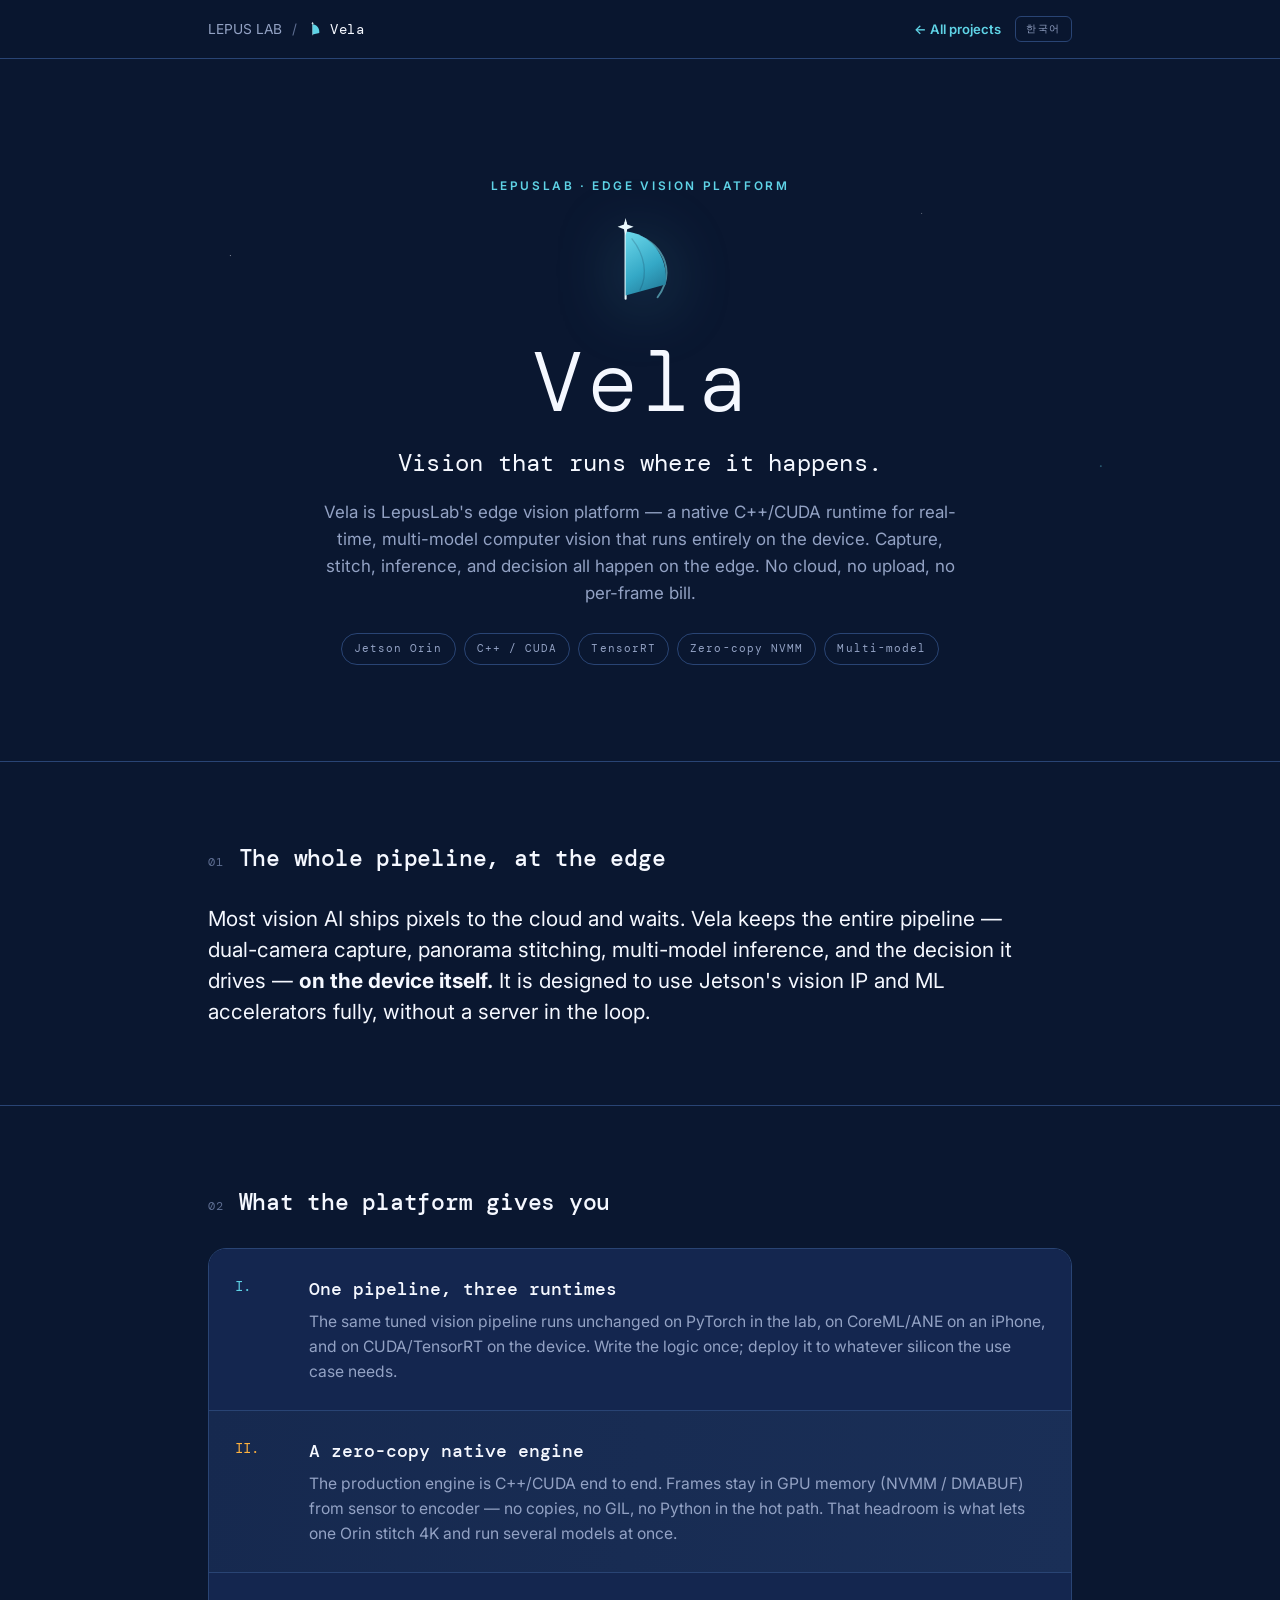
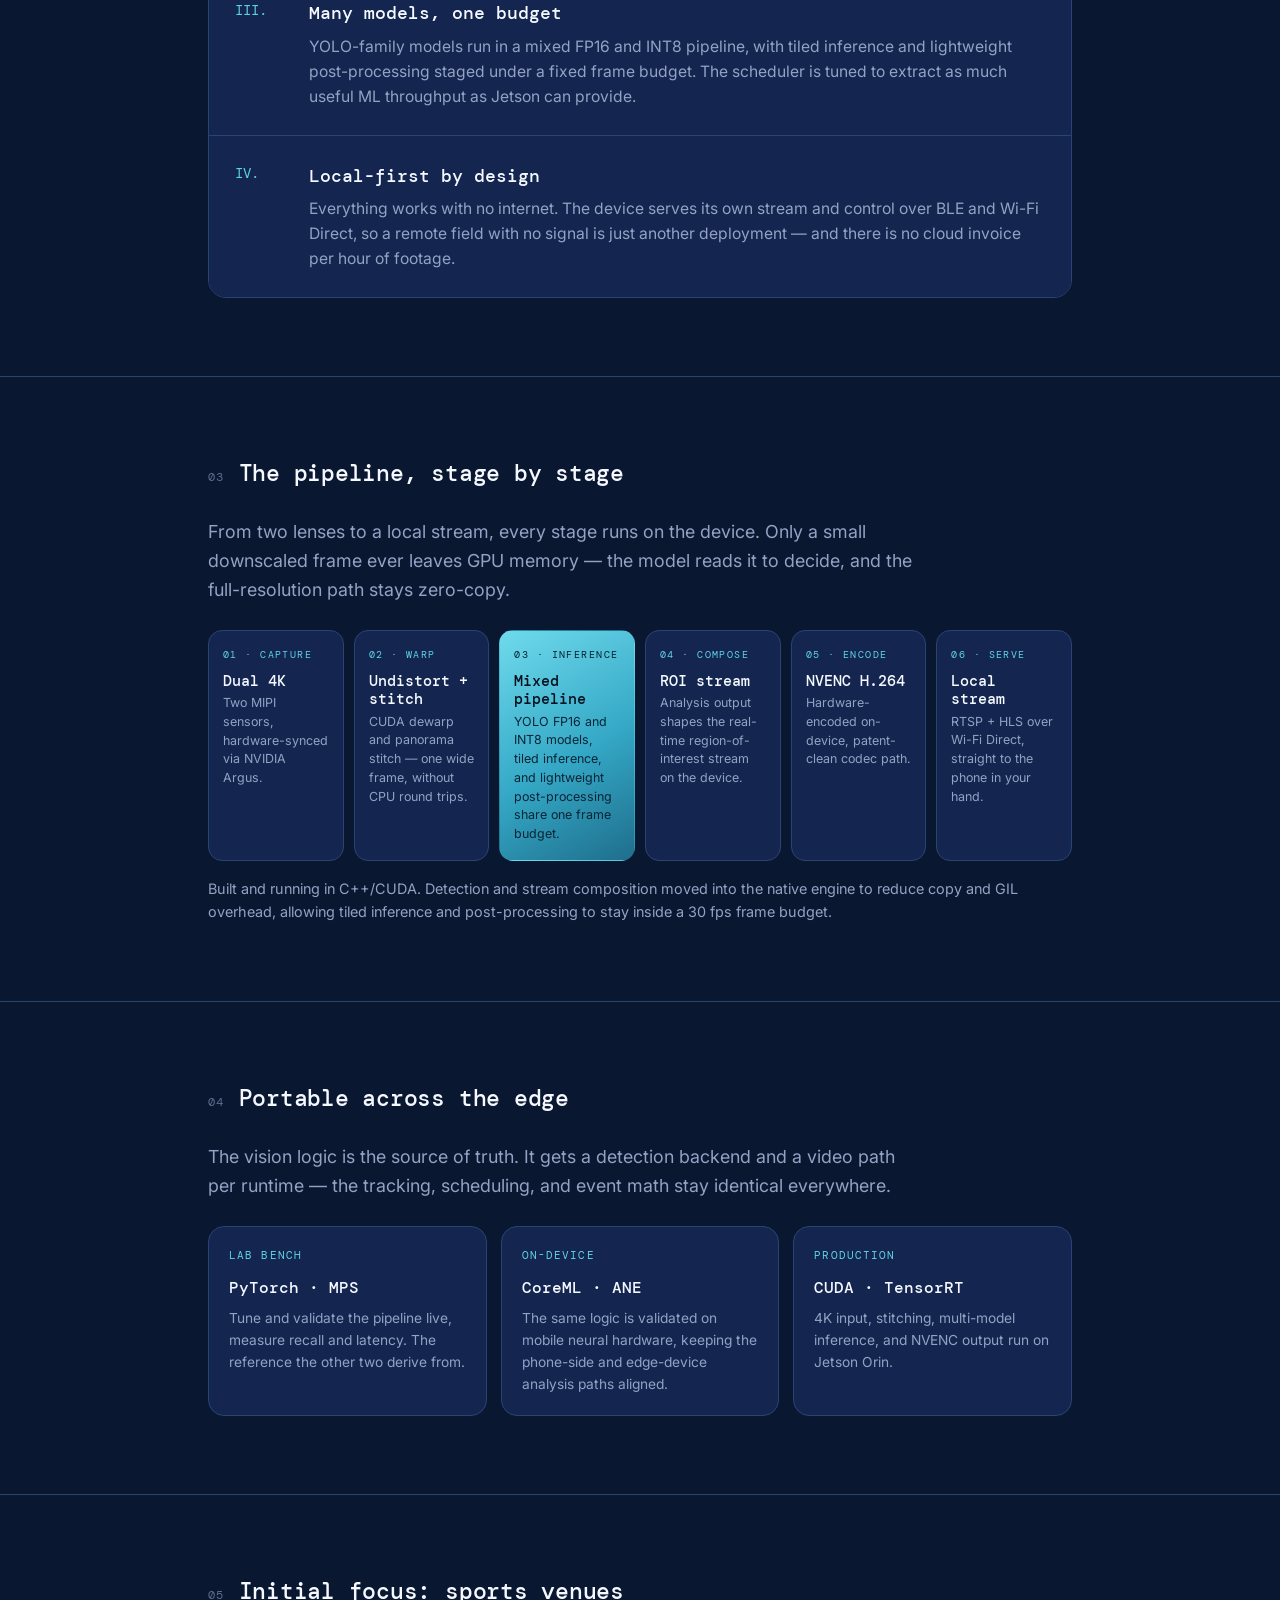
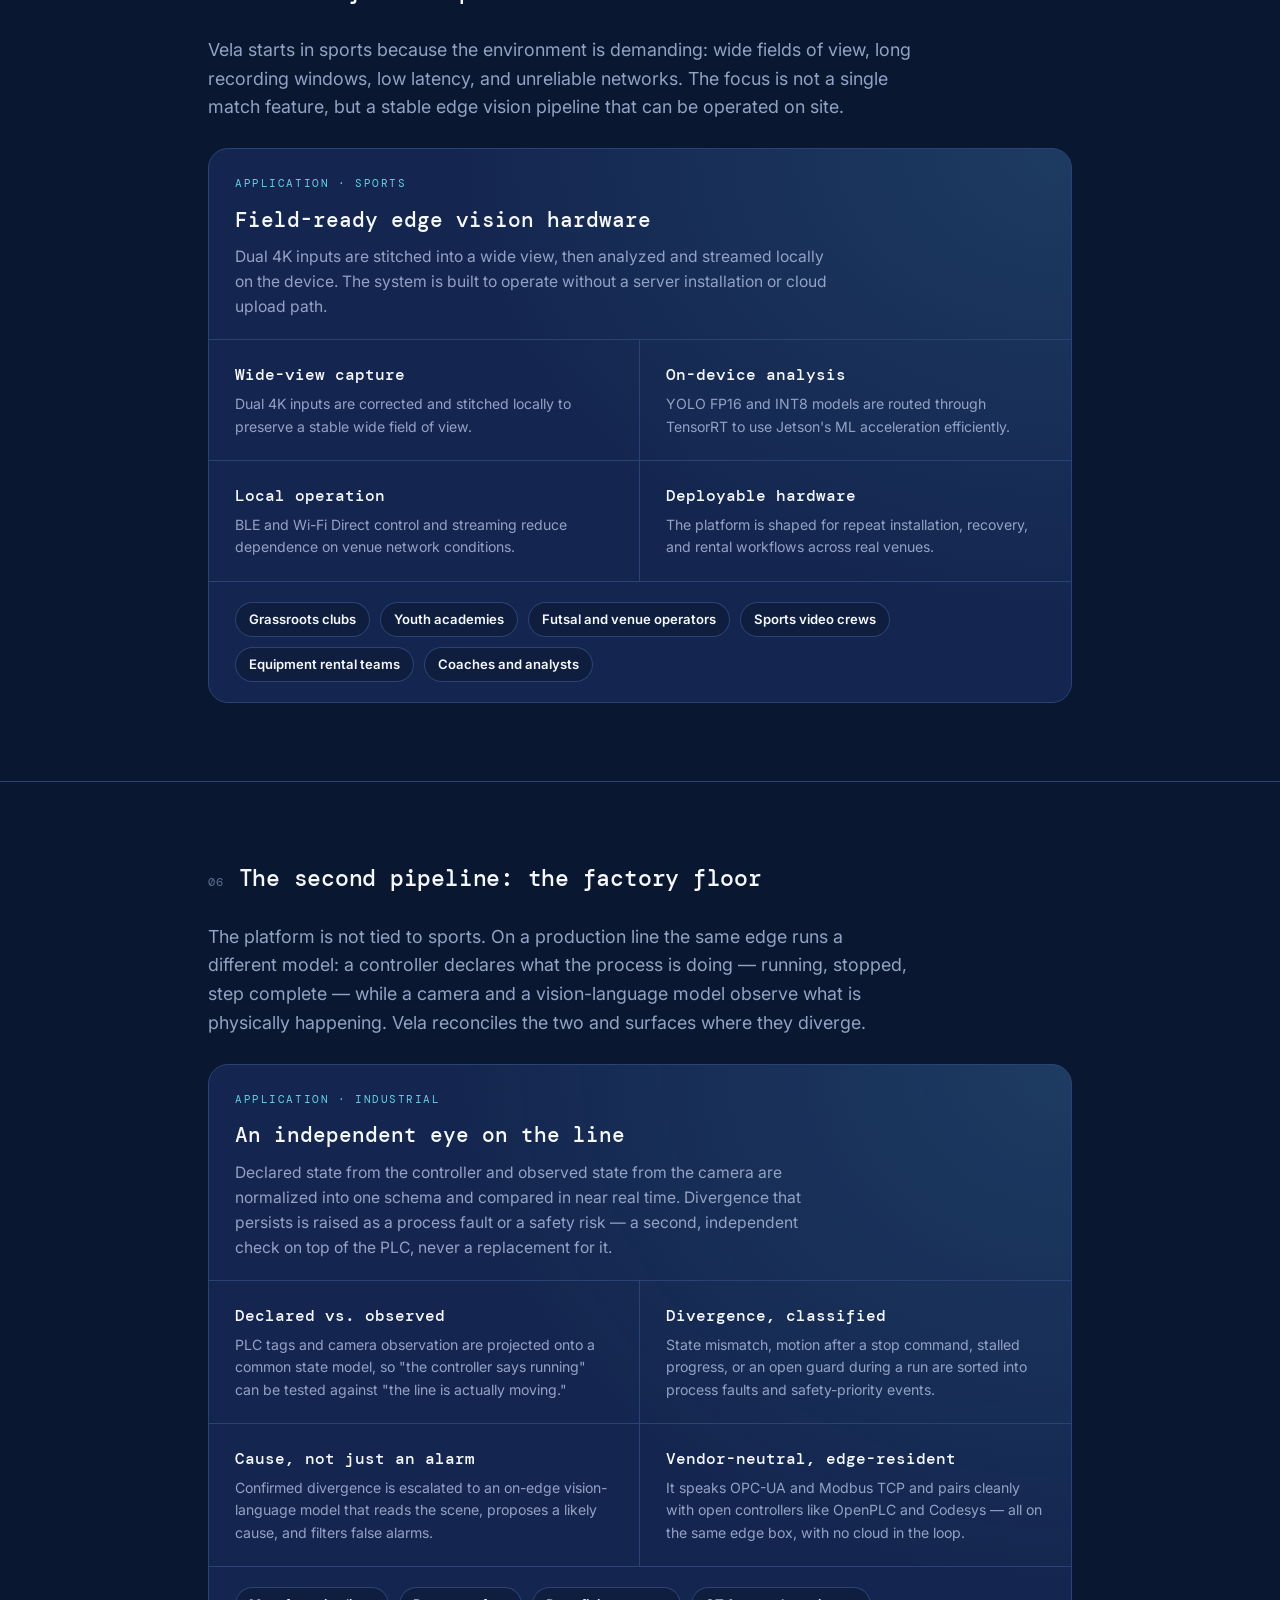
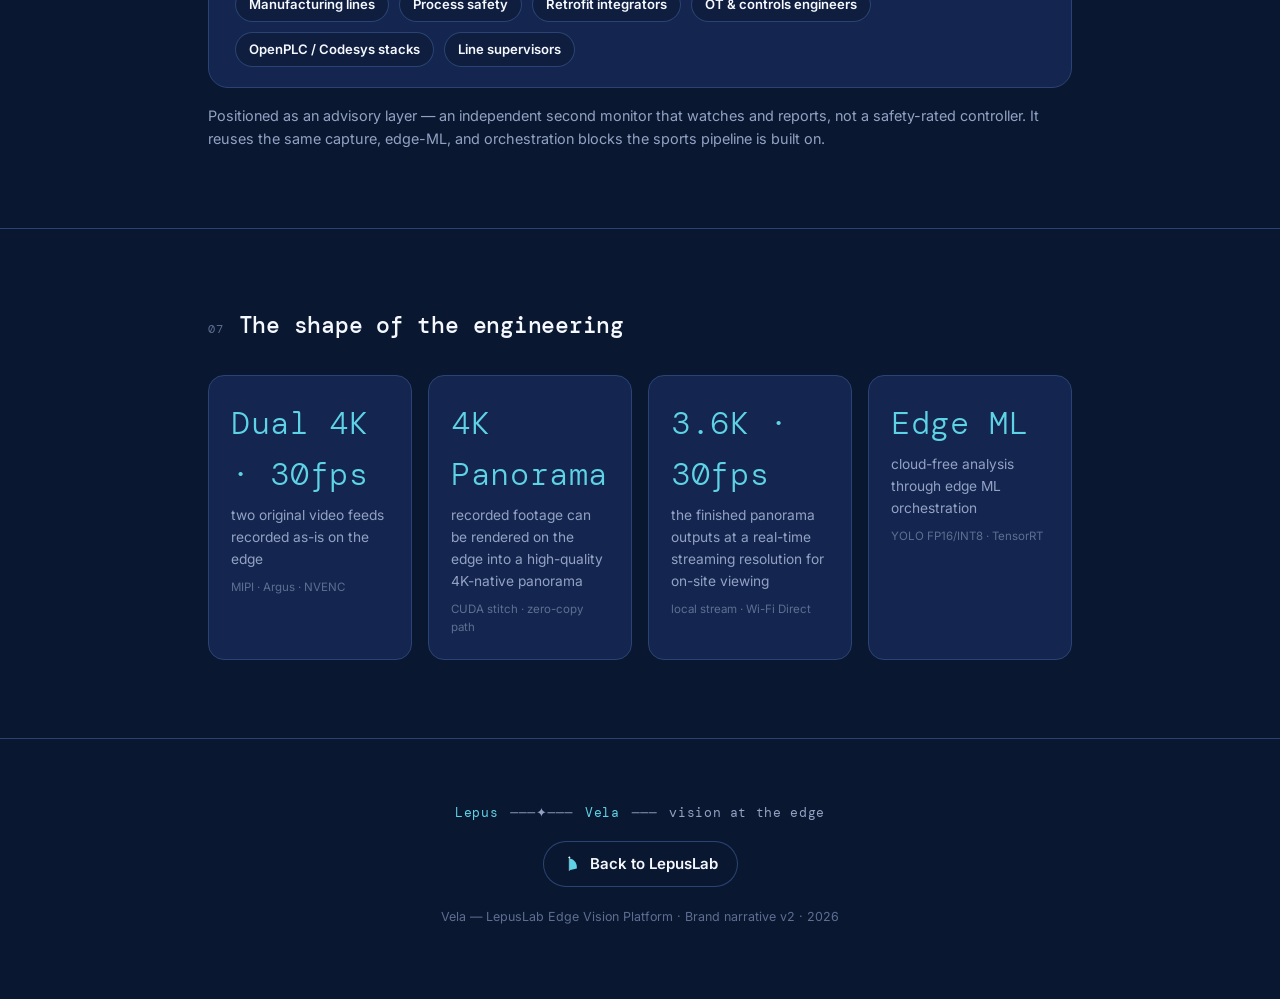
<file: vela-ko.html>
<!DOCTYPE html>
<html lang="ko">
<head>
<meta charset="utf-8">
<meta name="viewport" content="width=device-width, initial-scale=1">
<title>Vela — LepusLab 엣지 비전 플랫폼</title>
<meta name="description" content="Vela는 LepusLab의 엣지 비전 플랫폼입니다. Jetson의 비전 IP와 ML 가속기를 활용해 여러 모델을 기기 위에서 실시간으로 구동하는 네이티브 C++/CUDA 런타임입니다.">
<link rel="alternate" hreflang="en" href="vela.html">
<link rel="alternate" hreflang="ko" href="vela-ko.html">
<link rel="alternate" hreflang="x-default" href="vela.html">
<link rel="icon" type="image/svg+xml" href="favicon.svg">
<script src="lang-redirect.js"></script>
<style>
@import url('https://fonts.googleapis.com/css2?family=DM+Mono:wght@300;400;500&family=Inter:wght@400;500;600;700&display=swap');

:root{
  --midnight:#0A1730; --indigo:#14264F; --indigo2:#1C3366; --line:#294474;
  --sailcloth:#F5F8FF; --slate:#93A2C4; --slate-dim:#5E6E92;
  --regor:#5FD3E6; --regor-deep:#2C8FB0; --regor-glow:rgba(95,211,230,.22);
  --golden:#FFB23E; --danger:#FF5D6C;
  --sail-grad:linear-gradient(150deg,#6FDAEC 0%,#34A8C6 55%,#1E6E8C 100%);
  /* DM Mono = the LepusLab family face (same as the site's Infra/Edge/Arch + metric values).
     One mono carries the wordmark AND every number/timecode. */
  --display:"DM Mono",ui-monospace,monospace; --ui:"Inter",system-ui,sans-serif; --mono:"DM Mono",ui-monospace,monospace;
}
*{box-sizing:border-box;margin:0;padding:0}
html{scroll-behavior:smooth}
body{background:var(--midnight);color:var(--sailcloth);font-family:var(--ui);line-height:1.6;-webkit-font-smoothing:antialiased;overflow-x:hidden}
.wrap{max-width:920px;margin:0 auto;padding:0 28px}
.disp{font-family:var(--display);font-weight:400;letter-spacing:0;line-height:1.05}
.eyebrow{font-family:var(--ui);font-weight:600;font-size:.74rem;letter-spacing:.22em;text-transform:uppercase;color:var(--regor)}
.muted{color:var(--slate)}

/* ---- top breadcrumb / nav ---- */
.topbar{position:sticky;top:0;z-index:20;backdrop-filter:blur(10px);background:rgba(10,23,48,.72);border-bottom:1px solid var(--line)}
.topbar .wrap{display:flex;align-items:center;justify-content:space-between;height:58px}
.crumb{display:flex;align-items:center;gap:10px;font-family:var(--ui);font-size:.86rem}
.crumb a{color:var(--slate);text-decoration:none;transition:color .15s}
.crumb a:hover{color:var(--sailcloth)}
.crumb .sep{color:var(--slate-dim)}
.crumb .here{color:var(--sailcloth);font-family:var(--display);font-weight:400;letter-spacing:.04em;display:flex;align-items:center;gap:7px}
.crumb .here svg{width:16px;height:16px}
.tnav{display:flex;align-items:center;gap:14px}
.topbar .back{font-size:.82rem;color:var(--regor);text-decoration:none;font-weight:600}
.topbar .back:hover{text-decoration:underline}
.lang-switch{font-family:var(--mono);font-size:10px;letter-spacing:.16em;color:var(--slate);border:1px solid var(--line);padding:4px 10px;border-radius:6px;text-decoration:none;transition:color .2s,border-color .2s}
.lang-switch:hover{color:var(--regor);border-color:var(--regor)}

/* ---- hero ---- */
.hero{position:relative;text-align:center;padding:118px 0 96px;overflow:hidden}
.starfield{position:absolute;inset:0;opacity:.7;background:
  radial-gradient(1px 1px at 18% 28%,rgba(245,248,255,.7),transparent),
  radial-gradient(1px 1px at 72% 22%,rgba(245,248,255,.5),transparent),
  radial-gradient(1.4px 1.4px at 86% 58%,rgba(95,211,230,.7),transparent),
  radial-gradient(1px 1px at 33% 72%,rgba(245,248,255,.4),transparent),
  radial-gradient(1px 1px at 57% 46%,rgba(245,248,255,.5),transparent)}
.hero-mark{width:96px;height:96px;position:relative;z-index:1;filter:drop-shadow(0 10px 32px rgba(95,211,230,.25))}
.wordmark{font-family:var(--display);font-weight:300;font-size:clamp(2.9rem,9.2vw,5.3rem);letter-spacing:.05em;line-height:1;margin:22px 0 0 .05em;position:relative;z-index:1}
.tagline{font-family:var(--display);font-weight:400;font-size:clamp(1.1rem,2.7vw,1.5rem);letter-spacing:.01em;margin-top:20px;z-index:1;position:relative}
.mission{color:var(--slate);max-width:46rem;margin:16px auto 0;font-size:1.06rem;z-index:1;position:relative}
.herostack{margin-top:26px;display:flex;gap:8px;flex-wrap:wrap;justify-content:center;position:relative;z-index:1}
.herostack span{font-family:var(--mono);font-size:.68rem;letter-spacing:.1em;color:var(--slate);border:1px solid var(--line);border-radius:999px;padding:6px 12px}

/* ---- sections ---- */
section.block{padding:78px 0;border-top:1px solid var(--line)}
.kicker{display:flex;align-items:baseline;gap:14px;margin-bottom:26px}
.kicker .no{font-family:var(--mono);font-size:.78rem;color:var(--slate-dim);letter-spacing:.1em}
.kicker h2{font-family:var(--display);font-weight:500;font-size:1.45rem;letter-spacing:-.01em}
.lede{font-size:1.12rem;max-width:48rem}
.lede.big{font-size:1.3rem;line-height:1.5}
.lede b{color:var(--sailcloth)}

/* family */
.family{display:grid;grid-template-columns:1fr 1fr;gap:22px;margin-top:30px}
.fam{border:1px solid var(--line);border-radius:16px;padding:24px;background:var(--indigo)}
.fam h3{font-family:var(--display);font-weight:500;font-size:1.08rem;margin-bottom:6px}
.fam p{color:var(--slate);font-size:.94rem}
.fam .lat{font-family:var(--mono);font-size:.72rem;color:var(--regor);letter-spacing:.08em;text-transform:uppercase;margin-bottom:12px}

/* pillars */
.pillars{display:flex;flex-direction:column;gap:0;margin-top:18px;border:1px solid var(--line);border-radius:18px;overflow:hidden}
.pillar{display:grid;grid-template-columns:54px 1fr;gap:20px;padding:26px 26px;border-bottom:1px solid var(--line);background:var(--indigo)}
.pillar:last-child{border-bottom:0}
.pillar .pn{font-family:var(--mono);font-size:.9rem;color:var(--regor)}
.pillar h3{font-family:var(--display);font-weight:500;font-size:1.1rem;margin-bottom:6px}
.pillar p{color:var(--slate);font-size:.98rem}
.pillar.hot{background:linear-gradient(100deg,#16294f,#1a2f57)}
.pillar.hot .pn{color:var(--golden)}

/* pipeline diagram */
.pipeline{display:flex;flex-wrap:wrap;gap:10px;margin-top:26px}
.stage{flex:1 1 132px;min-width:132px;border:1px solid var(--line);border-radius:14px;padding:16px 14px;background:var(--indigo)}
.stage .sn{font-family:var(--mono);font-size:.64rem;letter-spacing:.14em;color:var(--regor);text-transform:uppercase}
.stage h4{font-family:var(--display);font-weight:500;font-size:.96rem;margin:8px 0 4px;line-height:1.2}
.stage p{color:var(--slate);font-size:.78rem;line-height:1.5}
.stage.key{background:var(--sail-grad);border-color:transparent}
.stage.key .sn{color:#06202f}
.stage.key h4{color:#04121f}
.stage.key p{color:#0a2536}
.pipe-note{margin-top:16px;font-size:.9rem}

/* runtimes */
.runtimes{display:grid;grid-template-columns:repeat(3,1fr);gap:14px;margin-top:26px}
.rt{border:1px solid var(--line);border-radius:16px;padding:20px;background:var(--indigo)}
.rt .rn{font-family:var(--mono);font-size:.7rem;letter-spacing:.1em;color:var(--regor);text-transform:uppercase;margin-bottom:10px}
.rt h4{font-family:var(--display);font-weight:500;font-size:1rem;margin-bottom:6px}
.rt p{color:var(--slate);font-size:.86rem}

/* use case */
.usecase{margin-top:26px;border:1px solid var(--line);border-radius:20px;overflow:hidden;background:
  radial-gradient(120% 140% at 100% 0,rgba(95,211,230,.12),transparent 60%),var(--indigo)}
.usecase .uc-head{padding:26px 26px 20px;border-bottom:1px solid var(--line)}
.usecase .uc-tag{font-family:var(--mono);font-size:.7rem;letter-spacing:.14em;text-transform:uppercase;color:var(--regor)}
.usecase .uc-head h3{font-family:var(--display);font-weight:500;font-size:1.3rem;margin:10px 0 8px}
.usecase .uc-head p{color:var(--slate);font-size:.98rem;max-width:52rem}
.uc-grid{display:grid;grid-template-columns:1fr 1fr;gap:0}
.uc-cell{padding:22px 26px;border-right:1px solid var(--line);border-bottom:1px solid var(--line)}
.uc-cell:nth-child(2n){border-right:0}
.uc-cell h4{font-family:var(--display);font-weight:500;font-size:1rem;margin-bottom:5px}
.uc-cell p{color:var(--slate);font-size:.88rem}
.aud{display:flex;flex-wrap:wrap;gap:10px;padding:20px 26px}
.aud span{font-family:var(--ui);font-weight:600;font-size:.82rem;padding:7px 14px;border-radius:999px;background:rgba(10,23,48,.5);box-shadow:inset 0 0 0 1px var(--line)}

/* proof */
.proof{display:grid;grid-template-columns:repeat(4,1fr);gap:16px;margin-top:30px}
.stat{border:1px solid var(--line);border-radius:16px;padding:22px;background:var(--indigo)}
.stat .big{font-family:var(--display);font-weight:300;font-size:2rem;letter-spacing:.02em;color:var(--regor)}
.stat .lbl{color:var(--slate);font-size:.86rem;margin-top:4px}
.stat .fn{color:var(--slate-dim);font-size:.72rem;margin-top:8px}

/* footer */
footer{padding:60px 0 72px;border-top:1px solid var(--line);text-align:center}
.constell{display:inline-flex;align-items:center;gap:12px;font-family:var(--mono);font-size:.82rem;color:var(--slate);letter-spacing:.05em;margin-bottom:18px}
.constell .n{color:var(--regor)}
.foot-link{display:inline-flex;align-items:center;gap:9px;color:var(--sailcloth);text-decoration:none;font-weight:600;font-size:.94rem;padding:11px 20px;border-radius:999px;box-shadow:inset 0 0 0 1px var(--line);transition:box-shadow .15s,background .15s}
.foot-link:hover{background:var(--indigo);box-shadow:inset 0 0 0 1px var(--regor)}
.foot-link svg{width:18px;height:18px}
.foot-meta{color:var(--slate-dim);font-size:.78rem;margin-top:20px}

.reveal{opacity:0;transform:translateY(16px);transition:opacity .6s ease,transform .6s ease}
.reveal.visible{opacity:1;transform:none}

@media(max-width:720px){
  .family,.runtimes,.proof,.uc-grid{grid-template-columns:1fr}
  .pillar{grid-template-columns:1fr;gap:8px}
  .uc-cell{border-right:0}
}
@media(prefers-reduced-motion:reduce){.reveal{transition:none;opacity:1;transform:none}}
</style>
</head>
<body>

<!-- ===== top bar / breadcrumb (link target from LepusLab) ===== -->
<div class="topbar"><div class="wrap">
  <div class="crumb">
    <a href="index-ko.html">LEPUS LAB</a>
    <span class="sep">/</span>
    <span class="here">
      <svg viewBox="0 0 120 120"><line x1="42" y1="13" x2="42" y2="104" stroke="#EAF8FC" stroke-width="4" stroke-linecap="round"/><path d="M42 24 C 70 26, 96 52, 92 90 L 42 102 Z" fill="#5FD3E6"/><path d="M42 6 L44 14 L52 17 L44 20 L42 28 L40 20 L32 17 L40 14 Z" fill="#EAF8FC"/></svg>
      Vela
    </span>
  </div>
  <div class="tnav">
    <a class="back" href="index-ko.html">← 전체 프로젝트</a>
    <a class="lang-switch" href="vela.html">English</a>
  </div>
</div></div>

<!-- ===== hero ===== -->
<header class="hero">
  <div class="starfield"></div>
  <div class="eyebrow" style="position:relative;z-index:1">LepusLab · 엣지 비전 플랫폼</div>
  <svg class="hero-mark" viewBox="0 0 120 120" style="margin-top:18px" aria-label="Vela">
    <defs><linearGradient id="g" x1="42" y1="20" x2="96" y2="104" gradientUnits="userSpaceOnUse"><stop offset="0" stop-color="#6FDAEC"/><stop offset=".55" stop-color="#34A8C6"/><stop offset="1" stop-color="#1E6E8C"/></linearGradient></defs>
    <path d="M56 26 C 92 40, 104 74, 82 104" fill="none" stroke="#7FE3F1" stroke-width="2.4" stroke-linecap="round" opacity=".55"/>
    <line x1="42" y1="11" x2="42" y2="106" stroke="#EAF8FC" stroke-width="2.6" stroke-linecap="round"/>
    <path d="M42 22 C 70 24, 96 50, 92 88 L 42 102 Z" fill="url(#g)"/>
    <path d="M50 31 C 66 51, 70 76, 60 95" fill="none" stroke="#0A1730" stroke-width="1.6" stroke-linecap="round" opacity=".18"/>
    <path d="M42 5 L44 13 L52 16 L44 19 L42 27 L40 19 L32 16 L40 13 Z" fill="#EAF8FC"/>
  </svg>
  <div class="wordmark">Vela</div>
  <div class="tagline">현장에서 보고, 현장에서 끝냅니다.</div>
  <p class="mission">Vela는 LepusLab의 엣지 비전 플랫폼입니다. 여러 ML 모델을 기기 위에서 실시간으로 돌리는 네이티브 C++/CUDA 런타임이죠. 촬영부터 스티칭, 추론, 그리고 그에 따른 판단까지 — 전부 기기 안에서 끝냅니다. 클라우드도, 업로드도, 프레임당 요금도 없습니다.</p>
  <div class="herostack">
    <span>Jetson Orin</span><span>C++ / CUDA</span><span>TensorRT</span><span>Zero-copy NVMM</span><span>Multi-model</span>
  </div>
</header>

<!-- ===== 01 what Vela is ===== -->
<section class="block"><div class="wrap reveal">
  <div class="kicker"><span class="no">01</span><h2>파이프라인 전체를, 엣지에서</h2></div>
  <p class="lede big">대부분의 비전 AI는 픽셀을 클라우드로 올려 보내고 기다립니다. Vela는 다릅니다 — 듀얼 카메라 촬영, 파노라마 스티칭, 멀티모델 추론, 그리고 거기서 나오는 판단까지, <b>파이프라인 전체를 기기 안에 그대로 둡니다.</b> 서버 없이 Jetson 플랫폼의 Vision IP와 ML 가속기를 최대한 활용하도록 설계했습니다.</p>
</div></section>

<!-- ===== 02 platform pillars ===== -->
<section class="block"><div class="wrap reveal">
  <div class="kicker"><span class="no">02</span><h2>플랫폼이 건네는 것</h2></div>
  <div class="pillars">
    <div class="pillar">
      <div class="pn">I.</div>
      <div><h3>하나의 파이프라인, 세 런타임</h3><p>똑같이 튜닝한 비전 파이프라인이 손대지 않은 채로 세 곳에서 돕니다 — 랩의 PyTorch, 아이폰의 CoreML/ANE, 그리고 기기의 CUDA/TensorRT. 로직은 한 번만 짜고, 유즈케이스가 요구하는 실리콘 어디에든 얹습니다.</p></div>
    </div>
    <div class="pillar hot">
      <div class="pn">II.</div>
      <div><h3>복사 없는 네이티브 엔진</h3><p>프로덕션 엔진은 처음부터 끝까지 C++/CUDA입니다. 프레임은 센서에서 인코더까지 GPU 메모리(NVMM·DMABUF)에 그대로 머뭅니다 — 복사도, GIL도, 핫패스의 파이썬도 없죠. 이렇게 확보한 여유가, Orin 하나로 4K를 스티칭하면서 여러 모델을 동시에 돌리게 해줍니다.</p></div>
    </div>
    <div class="pillar">
      <div class="pn">III.</div>
      <div><h3>여러 모델을, 한 프레임 예산에</h3><p>YOLO 계열 모델을 FP16·INT8로 조합하고, 타일 추론과 후처리를 믹스 파이프라인으로 엮습니다. Jetson의 ML 가속 성능을 프레임 예산 안에서 끝까지 끌어내도록 스케줄링합니다.</p></div>
    </div>
    <div class="pillar">
      <div class="pn">IV.</div>
      <div><h3>처음부터, 로컬 퍼스트</h3><p>인터넷 없이도 전부 동작합니다. 기기가 스스로 스트림과 제어를 BLE·Wi-Fi Direct로 내보내니, 신호 하나 없는 오지 경기장도 그저 또 하나의 설치 현장일 뿐이죠. 영상 한 시간마다 날아오는 클라우드 청구서도 없습니다.</p></div>
    </div>
  </div>
</div></section>

<!-- ===== 03 the pipeline ===== -->
<section class="block"><div class="wrap reveal">
  <div class="kicker"><span class="no">03</span><h2>파이프라인, 한 단계씩</h2></div>
  <p class="lede muted">두 개의 렌즈에서 로컬 스트림까지, 모든 단계가 기기 위에서 돕니다. GPU 메모리를 벗어나는 건 작게 줄인 프레임 한 장뿐 — 모델이 그걸 읽어 판단하고, 원본 해상도 경로는 끝까지 복사 없이 흐릅니다.</p>
  <div class="pipeline">
    <div class="stage"><div class="sn">01 · 촬영</div><h4>듀얼 4K</h4><p>두 개의 MIPI 센서, NVIDIA Argus로 하드웨어 동기화.</p></div>
    <div class="stage"><div class="sn">02 · 보정</div><h4>왜곡 보정 + 스티칭</h4><p>CUDA로 왜곡을 펴고 파노라마로 합칩니다. 넓은 한 화면을, CPU 복사 없이.</p></div>
    <div class="stage key"><div class="sn">03 · 추론</div><h4>믹스 파이프라인</h4><p>YOLO FP16·INT8 모델, 타일 추론, 경량 후처리를 한 프레임 예산 안에 배치합니다.</p></div>
    <div class="stage"><div class="sn">04 · 구성</div><h4>ROI 스트림</h4><p>분석 결과를 바탕으로 필요한 영역을 실시간 스트림으로 구성합니다.</p></div>
    <div class="stage"><div class="sn">05 · 인코딩</div><h4>NVENC H.264</h4><p>기기에서 하드웨어 인코딩, 특허 리스크 없는 코덱 경로.</p></div>
    <div class="stage"><div class="sn">06 · 송출</div><h4>로컬 스트림</h4><p>Wi-Fi Direct로 RTSP+HLS, 손 안의 폰까지 곧바로.</p></div>
  </div>
  <p class="muted pipe-note">이미 C++/CUDA로 구현해 돌아가고 있습니다. 디텍터와 스트림 구성 로직을 네이티브 엔진으로 옮겨 복사·GIL 글루를 줄였고, 타일 추론과 후처리가 30fps 프레임 예산 안에서 함께 돕니다.</p>
</div></section>

<!-- ===== 04 one pipeline three runtimes ===== -->
<section class="block"><div class="wrap reveal">
  <div class="kicker"><span class="no">04</span><h2>엣지 어디에서든</h2></div>
  <p class="lede muted">비전 로직이 원본이자 기준입니다. 런타임마다 탐지 백엔드와 영상 경로만 갈아 끼울 뿐, 추적·스케줄링·이벤트 연산은 어디서나 똑같습니다.</p>
  <div class="runtimes">
    <div class="rt"><div class="rn">랩 벤치</div><h4>PyTorch · MPS</h4><p>파이프라인을 실시간으로 튜닝·검증하고 재현율과 지연을 잽니다. 나머지 둘이 여기서 갈라져 나왔습니다.</p></div>
    <div class="rt"><div class="rn">온디바이스</div><h4>CoreML · ANE</h4><p>같은 로직을 모바일 뉴럴 엔진 위에서 검증합니다. 현장 기기와 폰 사이의 분석 경로를 함께 맞춥니다.</p></div>
    <div class="rt"><div class="rn">프로덕션</div><h4>CUDA · TensorRT</h4><p>Jetson Orin에서 4K 입력, 스티칭, 멀티모델 추론, NVENC 출력까지 이어집니다.</p></div>
  </div>
</div></section>

<!-- ===== 05 first use case: sports ===== -->
<section class="block"><div class="wrap reveal">
  <div class="kicker"><span class="no">05</span><h2>초기 적용 영역: 스포츠 현장</h2></div>
  <p class="lede muted">Vela는 넓은 시야, 긴 녹화 시간, 낮은 지연, 현장 네트워크 제약이 동시에 걸리는 스포츠 환경을 첫 적용 영역으로 삼았습니다. 특정 경기 기능보다 엣지 비전 파이프라인의 안정성과 운영성을 먼저 검증합니다.</p>
  <div class="usecase">
    <div class="uc-head">
      <div class="uc-tag">응용 · 스포츠</div>
      <h3>현장형 엣지 비전 장비</h3>
      <p>듀얼 4K 입력을 하나의 넓은 화면으로 합치고, 필요한 분석과 스트리밍을 기기 안에서 처리합니다. 서버 설치나 클라우드 업로드 없이 운영하는 구조입니다.</p>
    </div>
    <div class="uc-grid">
      <div class="uc-cell"><h4>넓은 시야 캡처</h4><p>듀얼 4K 입력을 로컬에서 보정·스티칭해 넓은 화면을 안정적으로 확보합니다.</p></div>
      <div class="uc-cell"><h4>온디바이스 분석</h4><p>YOLO FP16·INT8 모델과 TensorRT 경로를 조합해 Jetson의 ML 가속 성능을 활용합니다.</p></div>
      <div class="uc-cell"><h4>로컬 운영</h4><p>BLE와 Wi-Fi Direct 기반 제어·스트리밍으로 현장 네트워크 부담을 낮춥니다.</p></div>
      <div class="uc-cell"><h4>장비화 가능한 구조</h4><p>클럽, 시설, 촬영 업체, 렌탈 업체가 반복 설치·회수하기 쉬운 엣지 장비를 지향합니다.</p></div>
    </div>
    <div class="aud"><span>동호회 클럽</span><span>유소년 아카데미</span><span>풋살장·구장 대여 업체</span><span>스포츠 촬영 전문 업체</span><span>장비 렌탈 업체</span><span>코치·분석가</span></div>
  </div>
</div></section>

<!-- ===== 06 second use case: industrial reconciliation ===== -->
<section class="block"><div class="wrap reveal">
  <div class="kicker"><span class="no">06</span><h2>두 번째 파이프라인: 생산 현장</h2></div>
  <p class="lede muted">플랫폼은 스포츠에만 묶여 있지 않습니다. 생산 라인에서는 같은 엣지가 다른 모델을 돌립니다. 컨트롤러(PLC)는 공정이 지금 무엇을 하는지 — 가동 중, 정지, 스텝 완료 — 를 신호로 선언하고, 카메라와 비전-언어 모델은 실제로 무슨 일이 벌어지는지를 관측합니다. Vela는 이 둘을 대조해 서로 어긋나는 지점을 짚어냅니다.</p>
  <div class="usecase">
    <div class="uc-head">
      <div class="uc-tag">응용 · 산업</div>
      <h3>라인을 지켜보는 독립된 눈</h3>
      <p>컨트롤러가 선언한 상태와 카메라가 관측한 상태를 하나의 형식으로 정규화해 준실시간으로 대조합니다. 일정 시간 이상 지속되는 불일치는 공정 이상이나 안전 위험으로 올립니다. PLC를 대체하는 게 아니라, 그 위에 얹는 두 번째 독립 점검입니다.</p>
    </div>
    <div class="uc-grid">
      <div class="uc-cell"><h4>선언과 관측의 대조</h4><p>PLC 태그와 카메라 관측을 같은 상태 모델에 투영해, "컨트롤러는 가동이라는데" 를 "라인이 실제로 움직이는가" 와 맞대어 봅니다.</p></div>
      <div class="uc-cell"><h4>불일치를 분류</h4><p>상태 불일치, 정지 명령 뒤에도 남은 동작, 멈춰 선 공정, 가동 중 열린 안전문 — 이런 신호를 공정 결함과 안전 우선 이벤트로 갈라냅니다.</p></div>
      <div class="uc-cell"><h4>경보가 아니라 원인</h4><p>확정된 불일치는 엣지의 비전-언어 모델로 넘겨, 장면을 읽고 왜 그런 일이 생겼는지 원인 후보를 제시하며 오검출을 걸러냅니다.</p></div>
      <div class="uc-cell"><h4>벤더 중립, 엣지 상주</h4><p>OPC-UA·Modbus TCP로 말하고 OpenPLC·Codesys 같은 오픈 컨트롤러와 자연스럽게 붙습니다. 전부 같은 엣지 박스 안에서, 클라우드 없이 돌아갑니다.</p></div>
    </div>
    <div class="aud"><span>제조 라인</span><span>공정 안전</span><span>설비 개조 통합</span><span>OT·제어 엔지니어</span><span>OpenPLC·Codesys 스택</span><span>라인 관리자</span></div>
  </div>
  <p class="pipe-note muted">이 계층은 감시·통보를 맡는 독립된 2차 모니터로 자리합니다. 안전 인증 제어기를 대체하지 않으며, 스포츠 파이프라인이 쓰는 캡처·엣지 ML·오케스트레이션 블록을 그대로 재사용합니다.</p>
</div></section>

<!-- ===== 07 proof ===== -->
<section class="block"><div class="wrap reveal">
  <div class="kicker"><span class="no">07</span><h2>엔지니어링을, 숫자로</h2></div>
  <div class="proof">
    <div class="stat"><div class="big">Dual 4K · 30fps</div><div class="lbl">두 원본 영상을 엣지에서 그대로 저장</div><div class="fn">MIPI · Argus · NVENC</div></div>
    <div class="stat"><div class="big">4K Panorama</div><div class="lbl">저장된 영상을 4K 원본 그대로 고품질 파노라마로 엣지에서 생성</div><div class="fn">CUDA stitch · zero-copy path</div></div>
    <div class="stat"><div class="big">3.6K · 30fps</div><div class="lbl">완성된 파노라마를 현장에서 실시간 스트리밍 가능한 해상도로 출력</div><div class="fn">local stream · Wi-Fi Direct</div></div>
    <div class="stat"><div class="big">Edge ML</div><div class="lbl">엣지 ML 오케스트레이션으로 클라우드 없이 분석</div><div class="fn">YOLO FP16/INT8 · TensorRT</div></div>
  </div>
</div></section>

<!-- ===== footer ===== -->
<footer><div class="wrap">
  <div class="constell"><span class="n">Lepus</span> ───✦─── <span class="n">Vela</span> ─── <span>엣지 위의 비전</span></div>
  <div>
    <a class="foot-link" href="index-ko.html">
      <svg viewBox="0 0 120 120"><line x1="42" y1="13" x2="42" y2="104" stroke="#EAF8FC" stroke-width="4" stroke-linecap="round"/><path d="M42 24 C 70 26, 96 52, 92 90 L 42 102 Z" fill="#5FD3E6"/><path d="M42 6 L44 14 L52 17 L44 20 L42 28 L40 20 L32 17 L40 14 Z" fill="#EAF8FC"/></svg>
      LepusLab으로 돌아가기
    </a>
  </div>
  <p class="foot-meta">Vela — LepusLab 엣지 비전 플랫폼 · 브랜드 내러티브 v2 · 2026</p>
</div></footer>

<script src="reveal.js" defer></script>
</body>
</html>
</file>
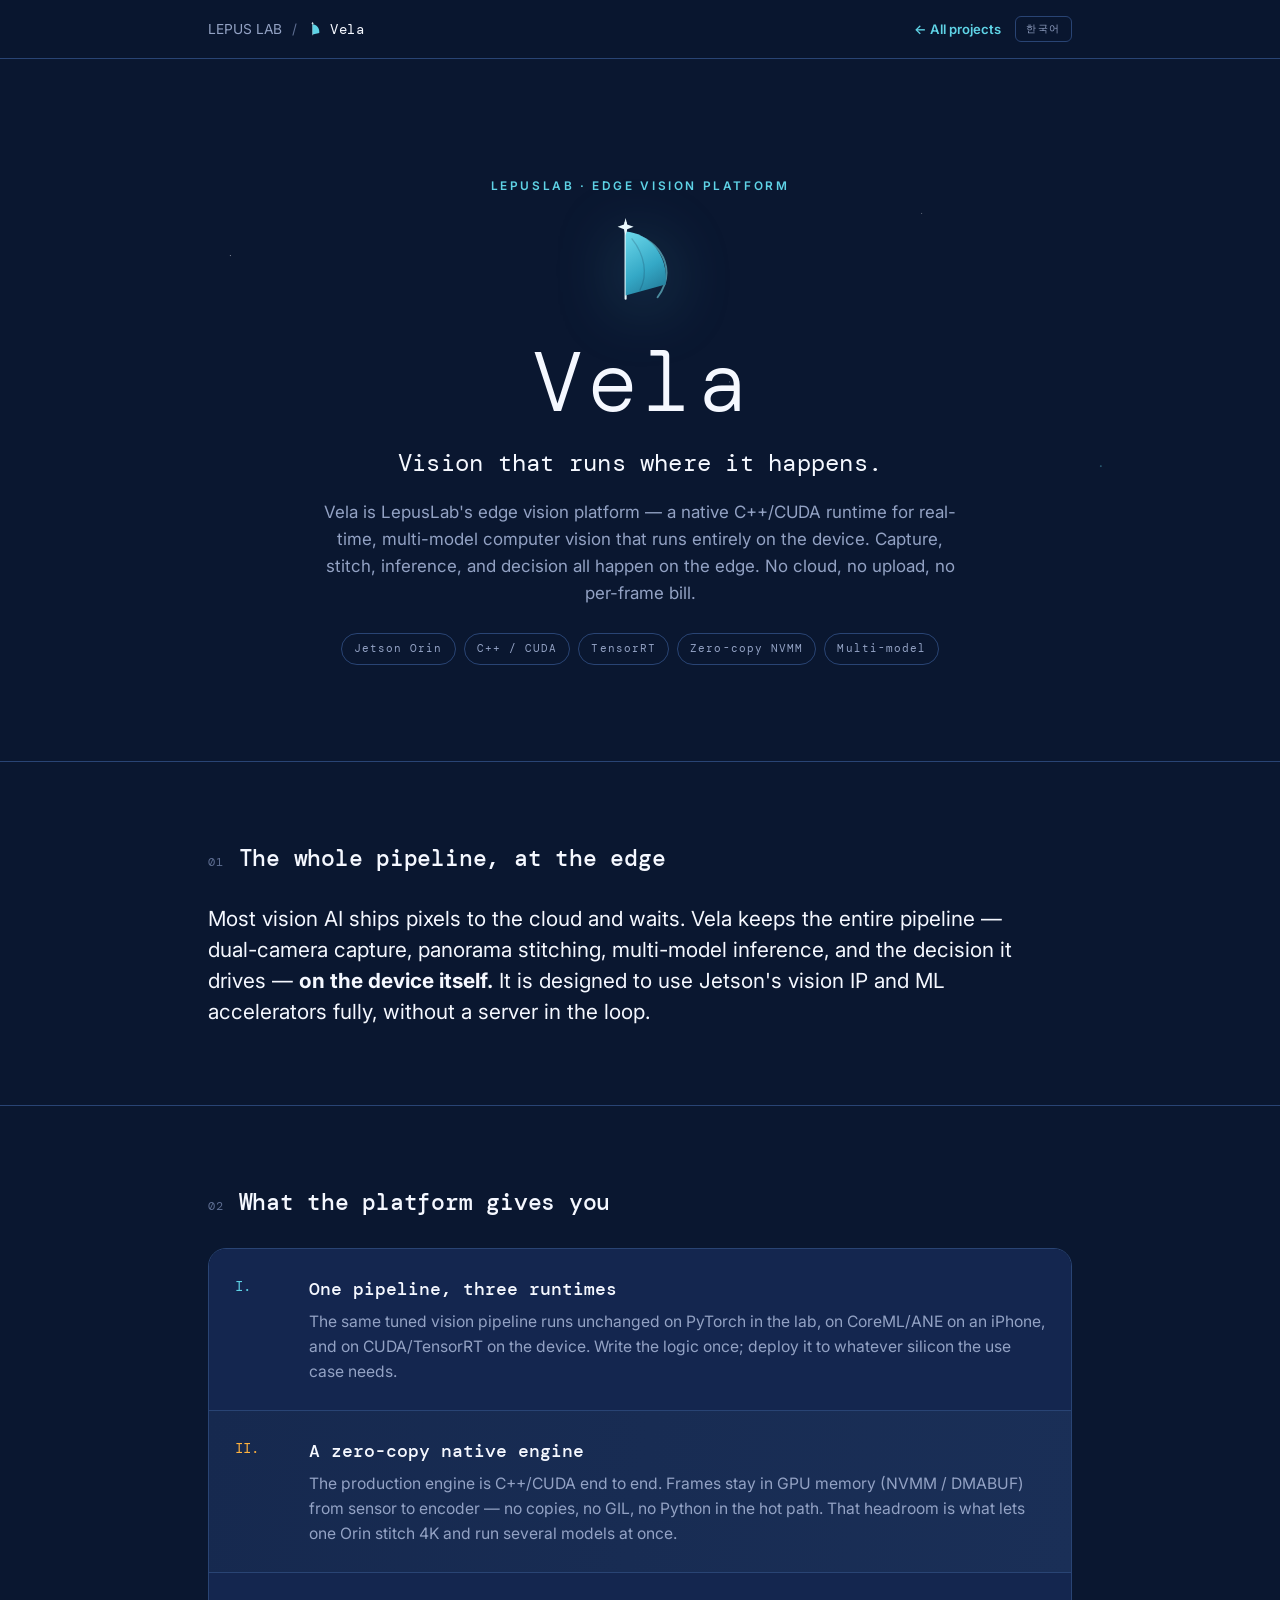
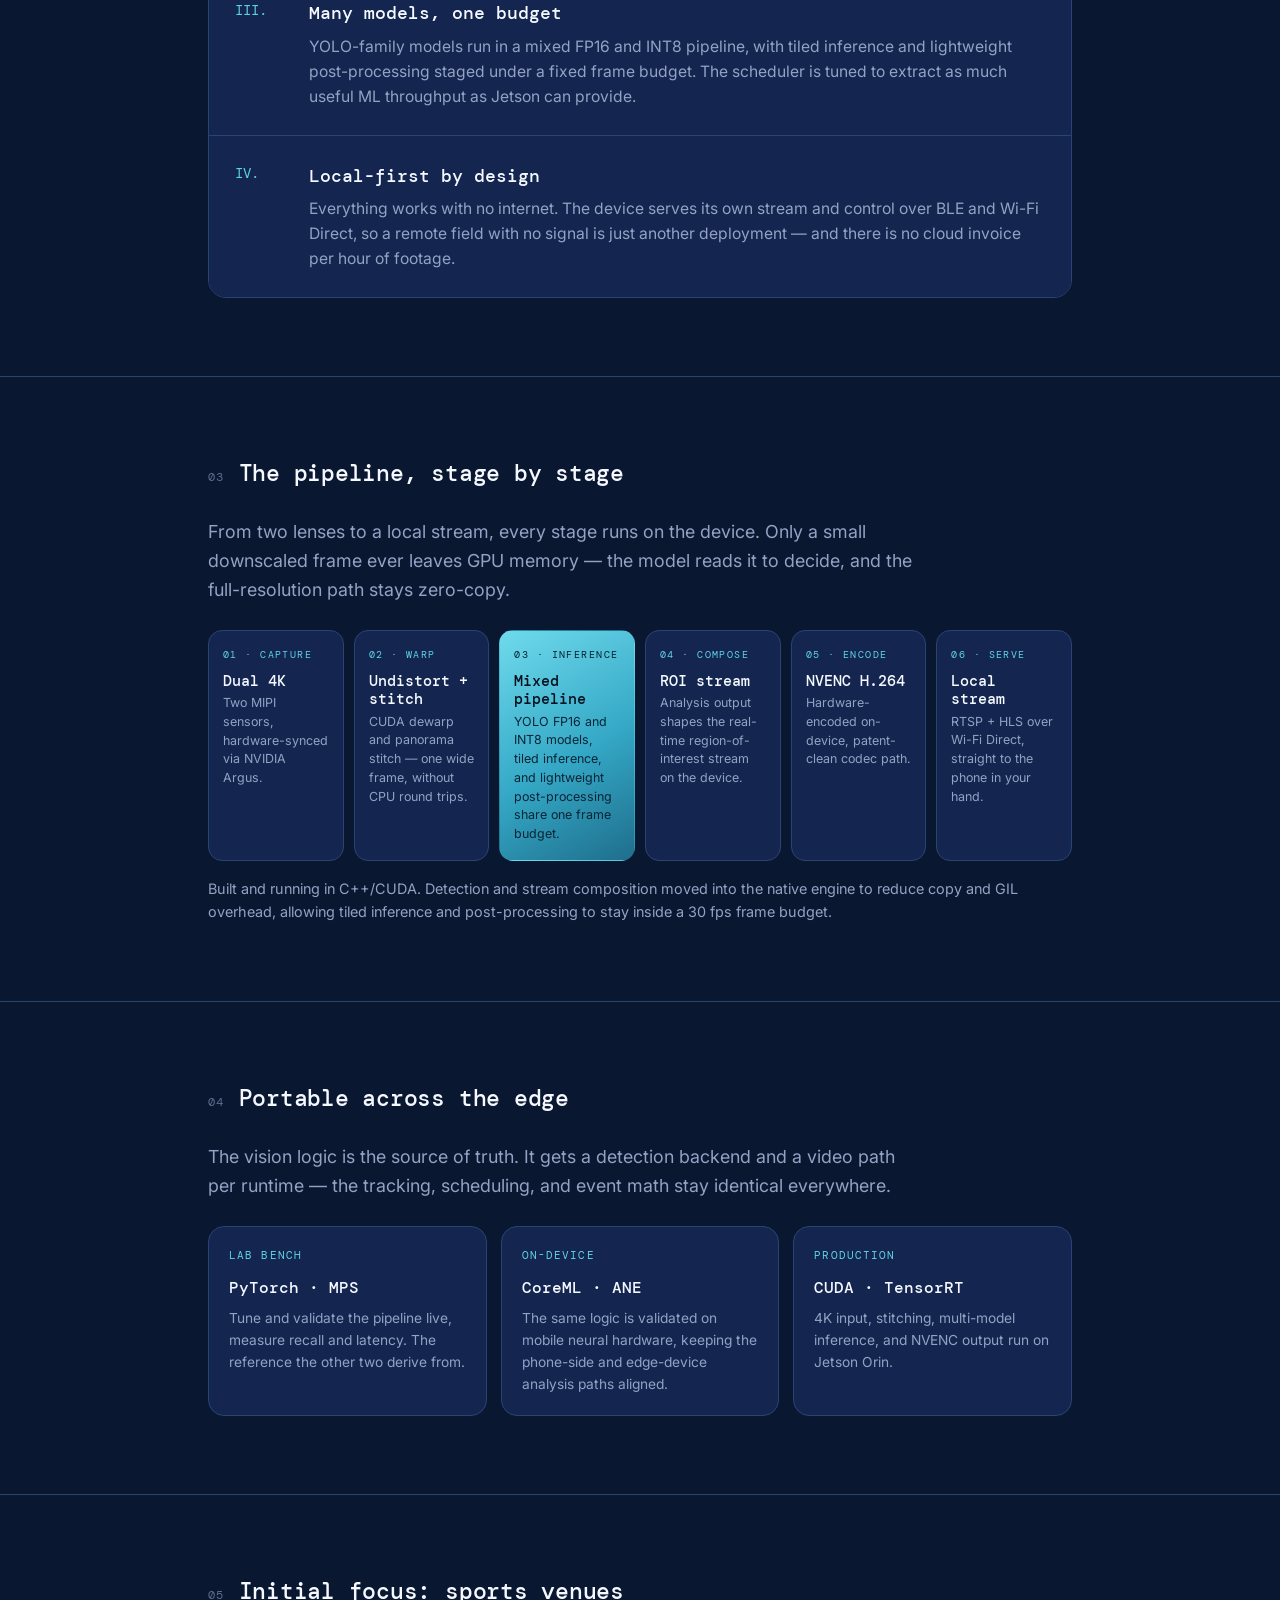
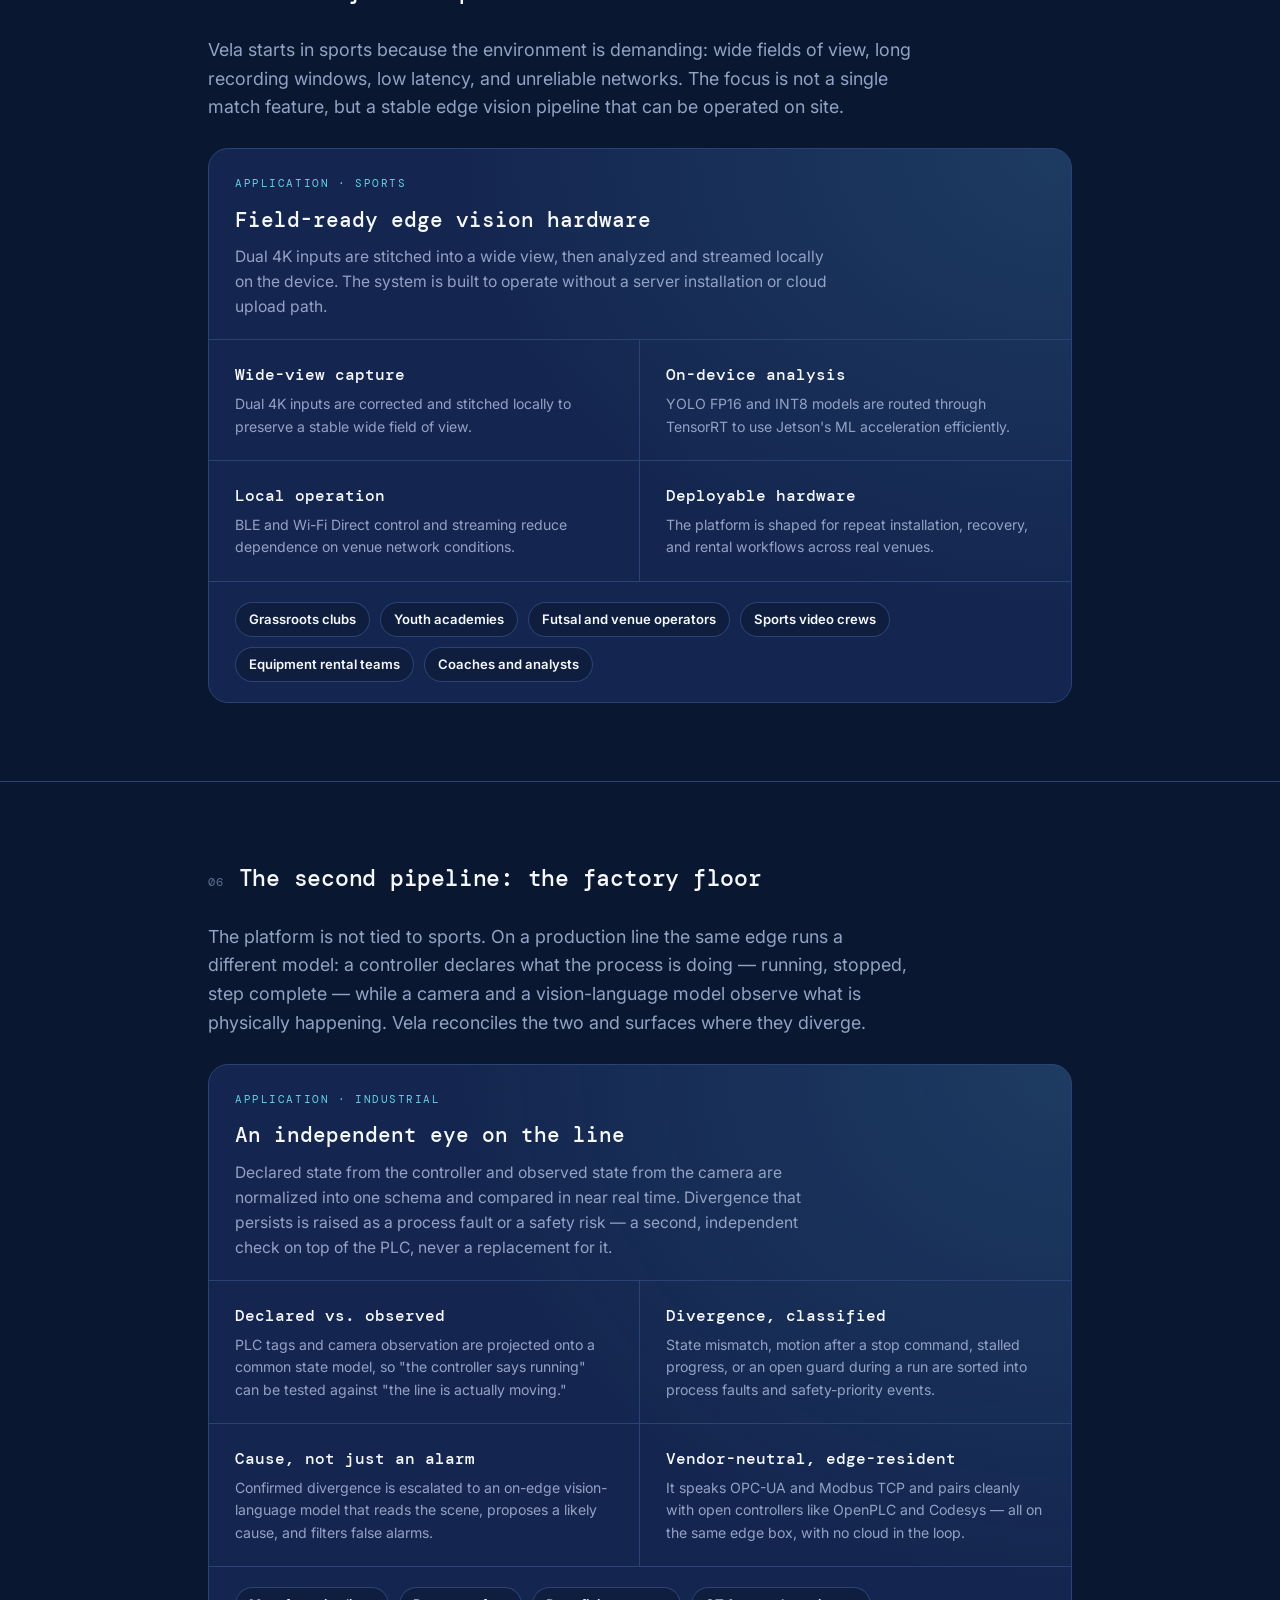
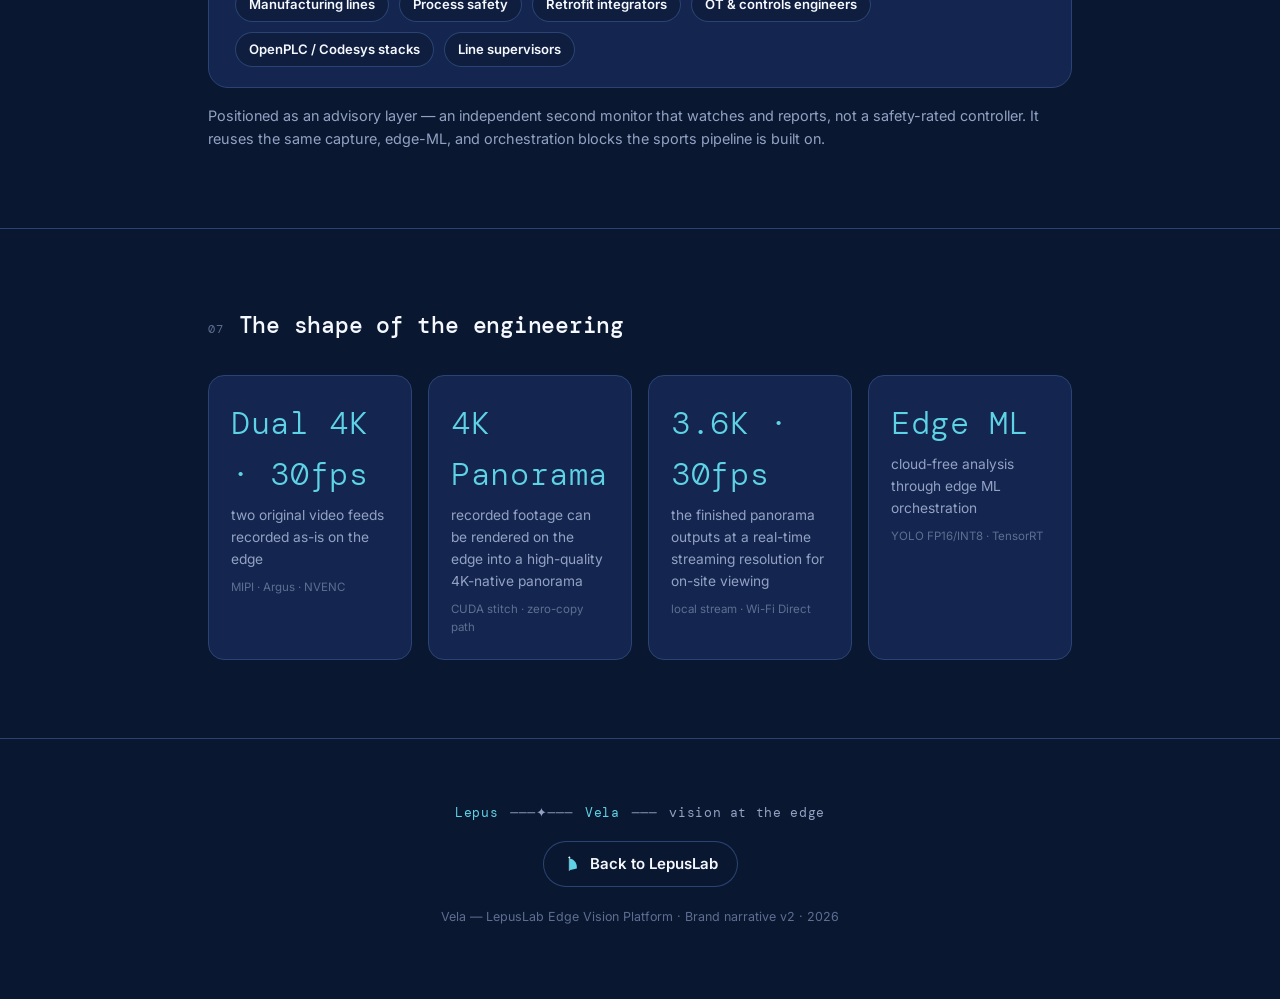
<file: vela.html>
<!DOCTYPE html>
<html lang="en">
<head>
<meta charset="utf-8">
<meta name="viewport" content="width=device-width, initial-scale=1">
<title>Vela — LepusLab Edge Vision Platform</title>
<meta name="description" content="Vela is LepusLab's edge vision platform: a native C++/CUDA runtime that uses Jetson vision IP and ML acceleration to run multi-model computer vision on the device.">
<link rel="alternate" hreflang="en" href="vela.html">
<link rel="alternate" hreflang="ko" href="vela-ko.html">
<link rel="alternate" hreflang="x-default" href="vela.html">
<link rel="icon" type="image/svg+xml" href="favicon.svg">
<script src="lang-redirect.js"></script>
<style>
@import url('https://fonts.googleapis.com/css2?family=DM+Mono:wght@300;400;500&family=Inter:wght@400;500;600;700&display=swap');

:root{
  --midnight:#0A1730; --indigo:#14264F; --indigo2:#1C3366; --line:#294474;
  --sailcloth:#F5F8FF; --slate:#93A2C4; --slate-dim:#5E6E92;
  --regor:#5FD3E6; --regor-deep:#2C8FB0; --regor-glow:rgba(95,211,230,.22);
  --golden:#FFB23E; --danger:#FF5D6C;
  --sail-grad:linear-gradient(150deg,#6FDAEC 0%,#34A8C6 55%,#1E6E8C 100%);
  /* DM Mono = the LepusLab family face (same as the site's Infra/Edge/Arch + metric values).
     One mono carries the wordmark AND every number/timecode. */
  --display:"DM Mono",ui-monospace,monospace; --ui:"Inter",system-ui,sans-serif; --mono:"DM Mono",ui-monospace,monospace;
}
*{box-sizing:border-box;margin:0;padding:0}
html{scroll-behavior:smooth}
body{background:var(--midnight);color:var(--sailcloth);font-family:var(--ui);line-height:1.6;-webkit-font-smoothing:antialiased;overflow-x:hidden}
.wrap{max-width:920px;margin:0 auto;padding:0 28px}
.disp{font-family:var(--display);font-weight:400;letter-spacing:0;line-height:1.05}
.eyebrow{font-family:var(--ui);font-weight:600;font-size:.74rem;letter-spacing:.22em;text-transform:uppercase;color:var(--regor)}
.muted{color:var(--slate)}

/* ---- top breadcrumb / nav ---- */
.topbar{position:sticky;top:0;z-index:20;backdrop-filter:blur(10px);background:rgba(10,23,48,.72);border-bottom:1px solid var(--line)}
.topbar .wrap{display:flex;align-items:center;justify-content:space-between;height:58px}
.crumb{display:flex;align-items:center;gap:10px;font-family:var(--ui);font-size:.86rem}
.crumb a{color:var(--slate);text-decoration:none;transition:color .15s}
.crumb a:hover{color:var(--sailcloth)}
.crumb .sep{color:var(--slate-dim)}
.crumb .here{color:var(--sailcloth);font-family:var(--display);font-weight:400;letter-spacing:.04em;display:flex;align-items:center;gap:7px}
.crumb .here svg{width:16px;height:16px}
.tnav{display:flex;align-items:center;gap:14px}
.topbar .back{font-size:.82rem;color:var(--regor);text-decoration:none;font-weight:600}
.topbar .back:hover{text-decoration:underline}
.lang-switch{font-family:var(--mono);font-size:10px;letter-spacing:.16em;color:var(--slate);border:1px solid var(--line);padding:4px 10px;border-radius:6px;text-decoration:none;transition:color .2s,border-color .2s}
.lang-switch:hover{color:var(--regor);border-color:var(--regor)}

/* ---- hero ---- */
.hero{position:relative;text-align:center;padding:118px 0 96px;overflow:hidden}
.starfield{position:absolute;inset:0;opacity:.7;background:
  radial-gradient(1px 1px at 18% 28%,rgba(245,248,255,.7),transparent),
  radial-gradient(1px 1px at 72% 22%,rgba(245,248,255,.5),transparent),
  radial-gradient(1.4px 1.4px at 86% 58%,rgba(95,211,230,.7),transparent),
  radial-gradient(1px 1px at 33% 72%,rgba(245,248,255,.4),transparent),
  radial-gradient(1px 1px at 57% 46%,rgba(245,248,255,.5),transparent)}
.hero-mark{width:96px;height:96px;position:relative;z-index:1;filter:drop-shadow(0 10px 32px rgba(95,211,230,.25))}
.wordmark{font-family:var(--display);font-weight:300;font-size:clamp(2.9rem,9.2vw,5.3rem);letter-spacing:.05em;line-height:1;margin:22px 0 0 .05em;position:relative;z-index:1}
.tagline{font-family:var(--display);font-weight:400;font-size:clamp(1.1rem,2.7vw,1.5rem);letter-spacing:.01em;margin-top:20px;z-index:1;position:relative}
.mission{color:var(--slate);max-width:60ch;margin:16px auto 0;font-size:1.06rem;z-index:1;position:relative}
.herostack{margin-top:26px;display:flex;gap:8px;flex-wrap:wrap;justify-content:center;position:relative;z-index:1}
.herostack span{font-family:var(--mono);font-size:.68rem;letter-spacing:.1em;color:var(--slate);border:1px solid var(--line);border-radius:999px;padding:6px 12px}

/* ---- sections ---- */
section.block{padding:78px 0;border-top:1px solid var(--line)}
.kicker{display:flex;align-items:baseline;gap:14px;margin-bottom:26px}
.kicker .no{font-family:var(--mono);font-size:.78rem;color:var(--slate-dim);letter-spacing:.1em}
.kicker h2{font-family:var(--display);font-weight:500;font-size:1.45rem;letter-spacing:-.01em}
.lede{font-size:1.12rem;max-width:64ch}
.lede.big{font-size:1.3rem;line-height:1.5}
.lede b{color:var(--sailcloth)}

/* family */
.family{display:grid;grid-template-columns:1fr 1fr;gap:22px;margin-top:30px}
.fam{border:1px solid var(--line);border-radius:16px;padding:24px;background:var(--indigo)}
.fam h3{font-family:var(--display);font-weight:500;font-size:1.08rem;margin-bottom:6px}
.fam p{color:var(--slate);font-size:.94rem}
.fam .lat{font-family:var(--mono);font-size:.72rem;color:var(--regor);letter-spacing:.08em;text-transform:uppercase;margin-bottom:12px}

/* pillars */
.pillars{display:flex;flex-direction:column;gap:0;margin-top:18px;border:1px solid var(--line);border-radius:18px;overflow:hidden}
.pillar{display:grid;grid-template-columns:54px 1fr;gap:20px;padding:26px 26px;border-bottom:1px solid var(--line);background:var(--indigo)}
.pillar:last-child{border-bottom:0}
.pillar .pn{font-family:var(--mono);font-size:.9rem;color:var(--regor)}
.pillar h3{font-family:var(--display);font-weight:500;font-size:1.1rem;margin-bottom:6px}
.pillar p{color:var(--slate);font-size:.98rem}
.pillar.hot{background:linear-gradient(100deg,#16294f,#1a2f57)}
.pillar.hot .pn{color:var(--golden)}

/* pipeline diagram */
.pipeline{display:flex;flex-wrap:wrap;gap:10px;margin-top:26px}
.stage{flex:1 1 132px;min-width:132px;border:1px solid var(--line);border-radius:14px;padding:16px 14px;background:var(--indigo)}
.stage .sn{font-family:var(--mono);font-size:.64rem;letter-spacing:.14em;color:var(--regor);text-transform:uppercase}
.stage h4{font-family:var(--display);font-weight:500;font-size:.96rem;margin:8px 0 4px;line-height:1.2}
.stage p{color:var(--slate);font-size:.78rem;line-height:1.5}
.stage.key{background:var(--sail-grad);border-color:transparent}
.stage.key .sn{color:#06202f}
.stage.key h4{color:#04121f}
.stage.key p{color:#0a2536}
.pipe-note{margin-top:16px;font-size:.9rem}

/* runtimes */
.runtimes{display:grid;grid-template-columns:repeat(3,1fr);gap:14px;margin-top:26px}
.rt{border:1px solid var(--line);border-radius:16px;padding:20px;background:var(--indigo)}
.rt .rn{font-family:var(--mono);font-size:.7rem;letter-spacing:.1em;color:var(--regor);text-transform:uppercase;margin-bottom:10px}
.rt h4{font-family:var(--display);font-weight:500;font-size:1rem;margin-bottom:6px}
.rt p{color:var(--slate);font-size:.86rem}

/* use case */
.usecase{margin-top:26px;border:1px solid var(--line);border-radius:20px;overflow:hidden;background:
  radial-gradient(120% 140% at 100% 0,rgba(95,211,230,.12),transparent 60%),var(--indigo)}
.usecase .uc-head{padding:26px 26px 20px;border-bottom:1px solid var(--line)}
.usecase .uc-tag{font-family:var(--mono);font-size:.7rem;letter-spacing:.14em;text-transform:uppercase;color:var(--regor)}
.usecase .uc-head h3{font-family:var(--display);font-weight:500;font-size:1.3rem;margin:10px 0 8px}
.usecase .uc-head p{color:var(--slate);font-size:.98rem;max-width:60ch}
.uc-grid{display:grid;grid-template-columns:1fr 1fr;gap:0}
.uc-cell{padding:22px 26px;border-right:1px solid var(--line);border-bottom:1px solid var(--line)}
.uc-cell:nth-child(2n){border-right:0}
.uc-cell h4{font-family:var(--display);font-weight:500;font-size:1rem;margin-bottom:5px}
.uc-cell p{color:var(--slate);font-size:.88rem}
.aud{display:flex;flex-wrap:wrap;gap:10px;padding:20px 26px}
.aud span{font-family:var(--ui);font-weight:600;font-size:.82rem;padding:7px 14px;border-radius:999px;background:rgba(10,23,48,.5);box-shadow:inset 0 0 0 1px var(--line)}

/* proof */
.proof{display:grid;grid-template-columns:repeat(4,1fr);gap:16px;margin-top:30px}
.stat{border:1px solid var(--line);border-radius:16px;padding:22px;background:var(--indigo)}
.stat .big{font-family:var(--display);font-weight:300;font-size:2rem;letter-spacing:.02em;color:var(--regor)}
.stat .lbl{color:var(--slate);font-size:.86rem;margin-top:4px}
.stat .fn{color:var(--slate-dim);font-size:.72rem;margin-top:8px}

/* footer */
footer{padding:60px 0 72px;border-top:1px solid var(--line);text-align:center}
.constell{display:inline-flex;align-items:center;gap:12px;font-family:var(--mono);font-size:.82rem;color:var(--slate);letter-spacing:.05em;margin-bottom:18px}
.constell .n{color:var(--regor)}
.foot-link{display:inline-flex;align-items:center;gap:9px;color:var(--sailcloth);text-decoration:none;font-weight:600;font-size:.94rem;padding:11px 20px;border-radius:999px;box-shadow:inset 0 0 0 1px var(--line);transition:box-shadow .15s,background .15s}
.foot-link:hover{background:var(--indigo);box-shadow:inset 0 0 0 1px var(--regor)}
.foot-link svg{width:18px;height:18px}
.foot-meta{color:var(--slate-dim);font-size:.78rem;margin-top:20px}

.reveal{opacity:0;transform:translateY(16px);transition:opacity .6s ease,transform .6s ease}
.reveal.visible{opacity:1;transform:none}

@media(max-width:720px){
  .family,.runtimes,.proof,.uc-grid{grid-template-columns:1fr}
  .pillar{grid-template-columns:1fr;gap:8px}
  .uc-cell{border-right:0}
}
@media(prefers-reduced-motion:reduce){.reveal{transition:none;opacity:1;transform:none}}
</style>
</head>
<body>

<!-- ===== top bar / breadcrumb (link target from LepusLab) ===== -->
<div class="topbar"><div class="wrap">
  <div class="crumb">
    <a href="index.html">LEPUS LAB</a>
    <span class="sep">/</span>
    <span class="here">
      <svg viewBox="0 0 120 120"><line x1="42" y1="13" x2="42" y2="104" stroke="#EAF8FC" stroke-width="4" stroke-linecap="round"/><path d="M42 24 C 70 26, 96 52, 92 90 L 42 102 Z" fill="#5FD3E6"/><path d="M42 6 L44 14 L52 17 L44 20 L42 28 L40 20 L32 17 L40 14 Z" fill="#EAF8FC"/></svg>
      Vela
    </span>
  </div>
  <div class="tnav">
    <a class="back" href="index.html">← All projects</a>
    <a class="lang-switch" href="vela-ko.html">한국어</a>
  </div>
</div></div>

<!-- ===== hero ===== -->
<header class="hero">
  <div class="starfield"></div>
  <div class="eyebrow" style="position:relative;z-index:1">LepusLab · Edge Vision Platform</div>
  <svg class="hero-mark" viewBox="0 0 120 120" style="margin-top:18px" aria-label="Vela">
    <defs><linearGradient id="g" x1="42" y1="20" x2="96" y2="104" gradientUnits="userSpaceOnUse"><stop offset="0" stop-color="#6FDAEC"/><stop offset=".55" stop-color="#34A8C6"/><stop offset="1" stop-color="#1E6E8C"/></linearGradient></defs>
    <path d="M56 26 C 92 40, 104 74, 82 104" fill="none" stroke="#7FE3F1" stroke-width="2.4" stroke-linecap="round" opacity=".55"/>
    <line x1="42" y1="11" x2="42" y2="106" stroke="#EAF8FC" stroke-width="2.6" stroke-linecap="round"/>
    <path d="M42 22 C 70 24, 96 50, 92 88 L 42 102 Z" fill="url(#g)"/>
    <path d="M50 31 C 66 51, 70 76, 60 95" fill="none" stroke="#0A1730" stroke-width="1.6" stroke-linecap="round" opacity=".18"/>
    <path d="M42 5 L44 13 L52 16 L44 19 L42 27 L40 19 L32 16 L40 13 Z" fill="#EAF8FC"/>
  </svg>
  <div class="wordmark">Vela</div>
  <div class="tagline">Vision that runs where it happens.</div>
  <p class="mission">Vela is LepusLab's edge vision platform — a native C++/CUDA runtime for real-time, multi-model computer vision that runs entirely on the device. Capture, stitch, inference, and decision all happen on the edge. No cloud, no upload, no per-frame bill.</p>
  <div class="herostack">
    <span>Jetson Orin</span><span>C++ / CUDA</span><span>TensorRT</span><span>Zero-copy NVMM</span><span>Multi-model</span>
  </div>
</header>

<!-- ===== 01 what Vela is ===== -->
<section class="block"><div class="wrap reveal">
  <div class="kicker"><span class="no">01</span><h2>The whole pipeline, at the edge</h2></div>
  <p class="lede big">Most vision AI ships pixels to the cloud and waits. Vela keeps the entire pipeline — dual-camera capture, panorama stitching, multi-model inference, and the decision it drives — <b>on the device itself.</b> It is designed to use Jetson's vision IP and ML accelerators fully, without a server in the loop.</p>
</div></section>

<!-- ===== 02 platform pillars ===== -->
<section class="block"><div class="wrap reveal">
  <div class="kicker"><span class="no">02</span><h2>What the platform gives you</h2></div>
  <div class="pillars">
    <div class="pillar">
      <div class="pn">I.</div>
      <div><h3>One pipeline, three runtimes</h3><p>The same tuned vision pipeline runs unchanged on PyTorch in the lab, on CoreML/ANE on an iPhone, and on CUDA/TensorRT on the device. Write the logic once; deploy it to whatever silicon the use case needs.</p></div>
    </div>
    <div class="pillar hot">
      <div class="pn">II.</div>
      <div><h3>A zero-copy native engine</h3><p>The production engine is C++/CUDA end to end. Frames stay in GPU memory (NVMM / DMABUF) from sensor to encoder — no copies, no GIL, no Python in the hot path. That headroom is what lets one Orin stitch 4K and run several models at once.</p></div>
    </div>
    <div class="pillar">
      <div class="pn">III.</div>
      <div><h3>Many models, one budget</h3><p>YOLO-family models run in a mixed FP16 and INT8 pipeline, with tiled inference and lightweight post-processing staged under a fixed frame budget. The scheduler is tuned to extract as much useful ML throughput as Jetson can provide.</p></div>
    </div>
    <div class="pillar">
      <div class="pn">IV.</div>
      <div><h3>Local-first by design</h3><p>Everything works with no internet. The device serves its own stream and control over BLE and Wi-Fi Direct, so a remote field with no signal is just another deployment — and there is no cloud invoice per hour of footage.</p></div>
    </div>
  </div>
</div></section>

<!-- ===== 03 the pipeline ===== -->
<section class="block"><div class="wrap reveal">
  <div class="kicker"><span class="no">03</span><h2>The pipeline, stage by stage</h2></div>
  <p class="lede muted">From two lenses to a local stream, every stage runs on the device. Only a small downscaled frame ever leaves GPU memory — the model reads it to decide, and the full-resolution path stays zero-copy.</p>
  <div class="pipeline">
    <div class="stage"><div class="sn">01 · Capture</div><h4>Dual 4K</h4><p>Two MIPI sensors, hardware-synced via NVIDIA Argus.</p></div>
    <div class="stage"><div class="sn">02 · Warp</div><h4>Undistort + stitch</h4><p>CUDA dewarp and panorama stitch — one wide frame, without CPU round trips.</p></div>
    <div class="stage key"><div class="sn">03 · Inference</div><h4>Mixed pipeline</h4><p>YOLO FP16 and INT8 models, tiled inference, and lightweight post-processing share one frame budget.</p></div>
    <div class="stage"><div class="sn">04 · Compose</div><h4>ROI stream</h4><p>Analysis output shapes the real-time region-of-interest stream on the device.</p></div>
    <div class="stage"><div class="sn">05 · Encode</div><h4>NVENC H.264</h4><p>Hardware-encoded on-device, patent-clean codec path.</p></div>
    <div class="stage"><div class="sn">06 · Serve</div><h4>Local stream</h4><p>RTSP + HLS over Wi-Fi Direct, straight to the phone in your hand.</p></div>
  </div>
  <p class="muted pipe-note">Built and running in C++/CUDA. Detection and stream composition moved into the native engine to reduce copy and GIL overhead, allowing tiled inference and post-processing to stay inside a 30 fps frame budget.</p>
</div></section>

<!-- ===== 04 one pipeline three runtimes ===== -->
<section class="block"><div class="wrap reveal">
  <div class="kicker"><span class="no">04</span><h2>Portable across the edge</h2></div>
  <p class="lede muted">The vision logic is the source of truth. It gets a detection backend and a video path per runtime — the tracking, scheduling, and event math stay identical everywhere.</p>
  <div class="runtimes">
    <div class="rt"><div class="rn">Lab bench</div><h4>PyTorch · MPS</h4><p>Tune and validate the pipeline live, measure recall and latency. The reference the other two derive from.</p></div>
    <div class="rt"><div class="rn">On-device</div><h4>CoreML · ANE</h4><p>The same logic is validated on mobile neural hardware, keeping the phone-side and edge-device analysis paths aligned.</p></div>
    <div class="rt"><div class="rn">Production</div><h4>CUDA · TensorRT</h4><p>4K input, stitching, multi-model inference, and NVENC output run on Jetson Orin.</p></div>
  </div>
</div></section>

<!-- ===== 05 first use case: sports ===== -->
<section class="block"><div class="wrap reveal">
  <div class="kicker"><span class="no">05</span><h2>Initial focus: sports venues</h2></div>
  <p class="lede muted">Vela starts in sports because the environment is demanding: wide fields of view, long recording windows, low latency, and unreliable networks. The focus is not a single match feature, but a stable edge vision pipeline that can be operated on site.</p>
  <div class="usecase">
    <div class="uc-head">
      <div class="uc-tag">Application · Sports</div>
      <h3>Field-ready edge vision hardware</h3>
      <p>Dual 4K inputs are stitched into a wide view, then analyzed and streamed locally on the device. The system is built to operate without a server installation or cloud upload path.</p>
    </div>
    <div class="uc-grid">
      <div class="uc-cell"><h4>Wide-view capture</h4><p>Dual 4K inputs are corrected and stitched locally to preserve a stable wide field of view.</p></div>
      <div class="uc-cell"><h4>On-device analysis</h4><p>YOLO FP16 and INT8 models are routed through TensorRT to use Jetson's ML acceleration efficiently.</p></div>
      <div class="uc-cell"><h4>Local operation</h4><p>BLE and Wi-Fi Direct control and streaming reduce dependence on venue network conditions.</p></div>
      <div class="uc-cell"><h4>Deployable hardware</h4><p>The platform is shaped for repeat installation, recovery, and rental workflows across real venues.</p></div>
    </div>
    <div class="aud"><span>Grassroots clubs</span><span>Youth academies</span><span>Futsal and venue operators</span><span>Sports video crews</span><span>Equipment rental teams</span><span>Coaches and analysts</span></div>
  </div>
</div></section>

<!-- ===== 06 second use case: industrial reconciliation ===== -->
<section class="block"><div class="wrap reveal">
  <div class="kicker"><span class="no">06</span><h2>The second pipeline: the factory floor</h2></div>
  <p class="lede muted">The platform is not tied to sports. On a production line the same edge runs a different model: a controller declares what the process is doing — running, stopped, step complete — while a camera and a vision-language model observe what is physically happening. Vela reconciles the two and surfaces where they diverge.</p>
  <div class="usecase">
    <div class="uc-head">
      <div class="uc-tag">Application · Industrial</div>
      <h3>An independent eye on the line</h3>
      <p>Declared state from the controller and observed state from the camera are normalized into one schema and compared in near real time. Divergence that persists is raised as a process fault or a safety risk — a second, independent check on top of the PLC, never a replacement for it.</p>
    </div>
    <div class="uc-grid">
      <div class="uc-cell"><h4>Declared vs. observed</h4><p>PLC tags and camera observation are projected onto a common state model, so "the controller says running" can be tested against "the line is actually moving."</p></div>
      <div class="uc-cell"><h4>Divergence, classified</h4><p>State mismatch, motion after a stop command, stalled progress, or an open guard during a run are sorted into process faults and safety-priority events.</p></div>
      <div class="uc-cell"><h4>Cause, not just an alarm</h4><p>Confirmed divergence is escalated to an on-edge vision-language model that reads the scene, proposes a likely cause, and filters false alarms.</p></div>
      <div class="uc-cell"><h4>Vendor-neutral, edge-resident</h4><p>It speaks OPC-UA and Modbus TCP and pairs cleanly with open controllers like OpenPLC and Codesys — all on the same edge box, with no cloud in the loop.</p></div>
    </div>
    <div class="aud"><span>Manufacturing lines</span><span>Process safety</span><span>Retrofit integrators</span><span>OT &amp; controls engineers</span><span>OpenPLC / Codesys stacks</span><span>Line supervisors</span></div>
  </div>
  <p class="pipe-note muted">Positioned as an advisory layer — an independent second monitor that watches and reports, not a safety-rated controller. It reuses the same capture, edge-ML, and orchestration blocks the sports pipeline is built on.</p>
</div></section>

<!-- ===== 07 proof ===== -->
<section class="block"><div class="wrap reveal">
  <div class="kicker"><span class="no">07</span><h2>The shape of the engineering</h2></div>
  <div class="proof">
    <div class="stat"><div class="big">Dual 4K · 30fps</div><div class="lbl">two original video feeds recorded as-is on the edge</div><div class="fn">MIPI · Argus · NVENC</div></div>
    <div class="stat"><div class="big">4K Panorama</div><div class="lbl">recorded footage can be rendered on the edge into a high-quality 4K-native panorama</div><div class="fn">CUDA stitch · zero-copy path</div></div>
    <div class="stat"><div class="big">3.6K · 30fps</div><div class="lbl">the finished panorama outputs at a real-time streaming resolution for on-site viewing</div><div class="fn">local stream · Wi-Fi Direct</div></div>
    <div class="stat"><div class="big">Edge ML</div><div class="lbl">cloud-free analysis through edge ML orchestration</div><div class="fn">YOLO FP16/INT8 · TensorRT</div></div>
  </div>
</div></section>

<!-- ===== footer ===== -->
<footer><div class="wrap">
  <div class="constell"><span class="n">Lepus</span> ───✦─── <span class="n">Vela</span> ─── <span>vision at the edge</span></div>
  <div>
    <a class="foot-link" href="index.html">
      <svg viewBox="0 0 120 120"><line x1="42" y1="13" x2="42" y2="104" stroke="#EAF8FC" stroke-width="4" stroke-linecap="round"/><path d="M42 24 C 70 26, 96 52, 92 90 L 42 102 Z" fill="#5FD3E6"/><path d="M42 6 L44 14 L52 17 L44 20 L42 28 L40 20 L32 17 L40 14 Z" fill="#EAF8FC"/></svg>
      Back to LepusLab
    </a>
  </div>
  <p class="foot-meta">Vela — LepusLab Edge Vision Platform · Brand narrative v2 · 2026</p>
</div></footer>

<script src="reveal.js" defer></script>
</body>
</html>
</file>
<file: styles.css>
*,
*::before,
*::after {
  box-sizing: border-box;
}

/* ── Design Tokens ── */
:root {
  --bg: #090b12;
  --bg-soft: #0f1220;
  --panel: rgba(18, 22, 34, .56);
  --text: #eef2ff;
  --muted: rgba(238, 242, 255, .76);
  --soft: rgba(238, 242, 255, .46);
  --body: rgba(238, 242, 255, .72);  /* content text — ~8:1 */
  --meta: rgba(238, 242, 255, .48);  /* metadata/labels — ~4.7:1 */
  --line: rgba(255, 255, 255, .08);
  --line-strong: rgba(255, 255, 255, .14);
  --accent: #c6d2ff;
  --accent-soft: rgba(198, 210, 255, .1);
  --shadow: 0 16px 48px rgba(0, 0, 0, .2);
  --bg-glow-1: rgba(117, 132, 255, .12);
  --bg-glow-2: rgba(255, 255, 255, .06);
  --header-bg: rgba(9, 11, 18, .52);
  --header-line: rgba(255, 255, 255, .05);
  --chip-bg: rgba(255, 255, 255, .04);
  --toggle-bg: rgba(255, 255, 255, .04);
  --toggle-hover: rgba(255, 255, 255, .08);
  --headline-highlight: #dce3ff;
  --star-rgb: 255, 255, 255;
  --link-rgb: 198, 210, 255;
  color-scheme: dark;
}

:root[data-theme="light"] {
  --bg: #f4f7fd;
  --bg-soft: #e8eef9;
  --panel: rgba(255, 255, 255, .76);
  --text: #121b2e;
  --muted: rgba(18, 27, 46, .72);
  --soft: rgba(18, 27, 46, .48);
  --body: rgba(18, 27, 46, .72);
  --meta: rgba(18, 27, 46, .50);
  --line: rgba(18, 27, 46, .1);
  --line-strong: rgba(18, 27, 46, .18);
  --accent: #3553bb;
  --accent-soft: rgba(53, 83, 187, .1);
  --shadow: 0 14px 40px rgba(16, 28, 55, .1);
  --bg-glow-1: rgba(99, 125, 236, .16);
  --bg-glow-2: rgba(255, 255, 255, .8);
  --header-bg: rgba(244, 247, 253, .86);
  --header-line: rgba(18, 27, 46, .08);
  --chip-bg: rgba(255, 255, 255, .7);
  --toggle-bg: rgba(255, 255, 255, .72);
  --toggle-hover: rgba(255, 255, 255, .96);
  --headline-highlight: #2743a4;
  --star-rgb: 43, 58, 92;
  --link-rgb: 82, 106, 164;
  color-scheme: light;
}

/* ── Base ── */
html {
  scroll-behavior: smooth;
}

body {
  margin: 0;
  min-width: 320px;
  font-family: 'Josefin Sans', -apple-system, BlinkMacSystemFont, system-ui, sans-serif;
  font-weight: 300;
  color: var(--text);
  background:
    radial-gradient(circle at 50% 10%, var(--bg-glow-1), transparent 28%),
    radial-gradient(circle at 80% 8%, var(--bg-glow-2), transparent 18%),
    linear-gradient(180deg, var(--bg) 0%, var(--bg-soft) 100%);
  overflow-x: hidden;
  transition: color .28s ease, background .28s ease;
  -webkit-font-smoothing: antialiased;
}

h1, h2, h3, h4, p {
  margin: 0;
}

h1, h2, h3, h4 {
  font-family: 'Josefin Sans', system-ui, sans-serif;
}

a {
  color: inherit;
}

/* ── Canvas ── */
#starfield {
  position: fixed;
  inset: 0;
  z-index: -1;
}

/* ── Container ── */
.container {
  width: min(1100px, calc(100% - 40px));
  margin-inline: auto;
}

/* ── Header ── */
.site-header {
  position: sticky;
  top: 0;
  z-index: 20;
  border-bottom: 1px solid var(--header-line);
  background: var(--header-bg);
  backdrop-filter: blur(16px);
  transition: background .28s ease, border-color .28s ease;
}

.header-inner {
  display: flex;
  align-items: center;
  justify-content: space-between;
  gap: 20px;
  min-height: 64px;
}

.header-actions {
  display: flex;
  align-items: center;
  gap: 16px;
}

.logo {
  text-decoration: none;
  font-family: 'Josefin Sans', sans-serif;
  font-size: 13px;
  font-weight: 100;
  letter-spacing: .22em;
  text-transform: uppercase;
}

.nav {
  display: flex;
  align-items: center;
  gap: 24px;
}

.nav a {
  text-decoration: none;
  font-family: 'DM Mono', ui-monospace, monospace;
  font-size: 11px;
  font-weight: 300;
  letter-spacing: .06em;
  color: var(--meta);
  transition: color .2s ease;
}

.nav a:hover {
  color: var(--text);
}

/* ── Theme Toggle ── */
.theme-toggle {
  display: inline-flex;
  align-items: center;
  gap: 7px;
  border: 1px solid var(--line);
  border-radius: 999px;
  background: var(--toggle-bg);
  color: var(--text);
  padding: 7px 12px;
  font-family: 'DM Mono', ui-monospace, monospace;
  font-size: 10px;
  font-weight: 300;
  letter-spacing: .06em;
  cursor: pointer;
  transition: background .2s ease, border-color .2s ease;
}

.theme-toggle:hover {
  background: var(--toggle-hover);
}

.theme-toggle:focus-visible {
  outline: 2px solid var(--accent);
  outline-offset: 2px;
}

.theme-toggle-icon {
  width: 13px;
  height: 13px;
  border-radius: 999px;
  border: 1.5px solid currentColor;
  position: relative;
  flex-shrink: 0;
}

[data-theme="dark"] .theme-toggle-icon {
  border-color: transparent;
  box-shadow: inset -3px 0 0 0 currentColor;
}

[data-theme="light"] .theme-toggle-icon {
  background: currentColor;
  opacity: .8;
}

/* ── Hero ── */
.hero {
  padding: 120px 0 96px;
  text-align: center;
}

.eyebrow {
  margin: 0 0 16px;
  font-family: 'DM Mono', ui-monospace, monospace;
  font-weight: 300;
  color: var(--accent);
  font-size: 11px;
  letter-spacing: .2em;
  text-transform: uppercase;
}

.hero h1 {
  font-size: clamp(52px, 9vw, 96px);
  line-height: 1;
  letter-spacing: .08em;
  font-weight: 100;
  text-transform: uppercase;
}

.subtitle {
  width: min(600px, 100%);
  margin: 24px auto 0;
  font-size: clamp(16px, 2vw, 20px);
  line-height: 1.8;
  color: var(--muted);
}

.hero-tags {
  width: min(720px, 100%);
  margin: 32px auto 0;
  display: flex;
  justify-content: center;
  gap: 10px;
  flex-wrap: wrap;
}

.hero-tags span {
  padding: 8px 16px;
  border-radius: 999px;
  border: 1px solid var(--line);
  background: var(--chip-bg);
  color: var(--meta);
  font-family: 'DM Mono', ui-monospace, monospace;
  font-size: 12px;
  font-weight: 300;
  letter-spacing: .04em;
}

/* ── Section Base ── */
.section {
  padding: 100px 0 0;
}

.section-head {
  width: min(800px, 100%);
  margin-bottom: 48px;
}

.section-head.center {
  margin-inline: auto;
  text-align: center;
}

.section h2 {
  font-size: clamp(28px, 4vw, 44px);
  line-height: 1.18;
  letter-spacing: .02em;
  font-weight: 300;
  margin-top: 8px;
}

.section-sub {
  margin-top: 10px;
  color: var(--body);
  font-size: 16px;
  font-weight: 400;
}

/* ── Expertise Grid ── */
.expertise-grid {
  display: grid;
  grid-template-columns: repeat(2, minmax(0, 1fr));
  gap: 1px;
  border: 1px solid var(--line);
  border-radius: 20px;
  overflow: hidden;
}

.e-card {
  padding: 36px;
  background: var(--panel);
  transition: background .24s ease;
  display: flex;
  flex-direction: column;
  gap: 14px;
}

.e-card:hover {
  background: rgba(198, 210, 255, .06);
}

.e-card-num {
  font-family: 'DM Mono', ui-monospace, monospace;
  font-size: 11px;
  font-weight: 300;
  letter-spacing: .14em;
  color: var(--accent);
  font-variant-numeric: tabular-nums;
}

.e-card h3 {
  font-size: 20px;
  font-weight: 300;
  letter-spacing: .04em;
  line-height: 1.3;
}

.e-card p {
  font-size: 15px;
  color: var(--muted);
  line-height: 1.78;
  flex: 1;
}

.e-card-tags {
  display: flex;
  flex-wrap: wrap;
  gap: 6px;
  margin-top: 4px;
}

.e-card-tags span {
  font-size: 11px;
  padding: 4px 9px;
  border: 1px solid var(--line);
  border-radius: 4px;
  color: var(--meta);
  font-family: 'DM Mono', ui-monospace, monospace;
  font-weight: 300;
  letter-spacing: .04em;
}

/* ── Projects List ── */
.projects-list {
  border-top: 1px solid var(--line);
}

.project-item {
  padding: 40px 0;
  border-bottom: 1px solid var(--line);
  display: grid;
  gap: 12px;
  transition: background .2s ease;
}

.project-meta {
  display: flex;
  align-items: center;
  gap: 16px;
}

.project-tag {
  font-family: 'DM Mono', ui-monospace, monospace;
  font-size: 11px;
  font-weight: 300;
  letter-spacing: .12em;
  text-transform: uppercase;
  color: var(--accent);
}

.project-year {
  font-family: 'DM Mono', ui-monospace, monospace;
  font-size: 12px;
  font-weight: 300;
  color: var(--meta);
  font-variant-numeric: tabular-nums;
}

.project-item h3 {
  font-size: clamp(22px, 3vw, 30px);
  font-weight: 300;
  letter-spacing: .04em;
  line-height: 1.2;
}

.project-item p {
  font-size: 16px;
  color: var(--muted);
  line-height: 1.78;
  max-width: 680px;
}

.project-stack code {
  font-family: 'DM Mono', ui-monospace, monospace;
  font-size: 12px;
  font-weight: 300;
  color: var(--accent);
  letter-spacing: .04em;
  background: var(--accent-soft);
  padding: 4px 10px;
  border-radius: 4px;
}

/* ── Philosophy ── */
.philosophy-wrap {
  display: grid;
  grid-template-columns: 1fr 1fr;
  gap: 80px;
  align-items: start;
}

.philosophy-intro .eyebrow {
  margin-bottom: 12px;
}

.philosophy-intro h2 {
  font-size: clamp(32px, 5vw, 52px);
  line-height: 1.1;
  letter-spacing: .06em;
  font-weight: 100;
  text-transform: uppercase;
  margin-bottom: 20px;
}

.philosophy-intro p {
  font-size: 17px;
  color: var(--muted);
  line-height: 1.82;
}

.pillars {
  display: flex;
  flex-direction: column;
}

.pillar {
  display: grid;
  grid-template-columns: 40px 1fr;
  gap: 16px;
  padding: 24px 0;
  border-top: 1px solid var(--line);
}

.pillar:last-child {
  border-bottom: 1px solid var(--line);
}

.pillar-num {
  font-family: 'DM Mono', ui-monospace, monospace;
  font-size: 11px;
  font-weight: 300;
  letter-spacing: .12em;
  color: var(--accent);
  padding-top: 3px;
  font-variant-numeric: tabular-nums;
}

.pillar h4 {
  font-size: 15px;
  font-weight: 300;
  letter-spacing: .06em;
  color: var(--text);
  margin-bottom: 8px;
  line-height: 1.4;
}

.pillar p {
  font-size: 14px;
  font-weight: 400;
  color: var(--body);
  line-height: 1.78;
}

/* ── Contact ── */
.contact-section {
  padding-bottom: 0;
}

.email {
  margin-top: 20px;
}

.email a {
  display: inline-block;
  font-size: clamp(18px, 2.4vw, 26px);
  font-weight: 600;
  letter-spacing: -.02em;
  text-decoration: none;
  color: var(--text);
  transition: color .2s ease;
}

.email a:hover {
  color: var(--accent);
}

.location {
  margin-top: 8px;
  font-size: 14px;
  font-weight: 400;
  color: var(--body);
}

.brand-link {
  display: inline-block;
  margin-top: 28px;
  font-size: 13px;
  color: var(--meta);
  text-decoration: none;
  border-bottom: 1px solid var(--line);
  padding-bottom: 2px;
  transition: color .2s ease, border-color .2s ease;
}

.brand-link:hover {
  color: var(--text);
  border-color: var(--line-strong);
}

.center-section {
  text-align: center;
}

/* ── Footer ── */
.site-footer {
  padding: 40px 0 60px;
  color: var(--meta);
  font-size: 13px;
}

.footer-inner {
  display: flex;
  align-items: center;
  justify-content: space-between;
}

.footer-logo {
  font-family: 'Josefin Sans', sans-serif;
  font-weight: 100;
  letter-spacing: .22em;
  font-size: 12px;
  text-transform: uppercase;
}

/* ── Responsive ── */
@media (max-width: 900px) {
  .nav {
    display: none;
  }

  .header-inner {
    min-height: 56px;
  }

  .hero {
    padding: 88px 0 72px;
  }

  .section {
    padding: 72px 0 0;
  }

  .expertise-grid {
    grid-template-columns: 1fr;
  }

  .philosophy-wrap {
    grid-template-columns: 1fr;
    gap: 48px;
  }

  .footer-inner {
    flex-direction: column;
    gap: 6px;
    text-align: center;
  }
}

@media (max-width: 480px) {
  .container {
    width: calc(100% - 32px);
  }

  .hero {
    padding: 72px 0 56px;
  }

  .project-item {
    padding: 32px 0;
  }
}
</file>
<file: brand.css>
.brand-page-hero {
  margin-top: 28px;
  padding: 34px 30px;
  border: 1px solid var(--line);
  border-radius: 30px;
  background:
    linear-gradient(180deg, rgba(255,255,255,.04), transparent 52%),
    rgba(255,255,255,.02);
  box-shadow: var(--shadow);
}

.brand-page-hero h1 {
  font-family: 'Josefin Sans', sans-serif;
  font-size: clamp(32px, 5vw, 56px);
  font-weight: 100;
  letter-spacing: .06em;
  line-height: 1.1;
  margin-top: 10px;
}

.brand-page-hero p {
  margin-top: 14px;
  font-size: 16px;
  color: var(--muted);
}

.brand-section {
  margin-top: 24px;
  padding: 30px 28px;
  border: 1px solid var(--line);
  border-radius: 28px;
  background:
    linear-gradient(180deg, rgba(255,255,255,.03), transparent 56%),
    rgba(255,255,255,.02);
}

.brand-section-label {
  font-family: 'DM Mono', ui-monospace, monospace;
  font-size: 10px;
  font-weight: 300;
  letter-spacing: .22em;
  text-transform: uppercase;
  color: var(--accent);
  margin-bottom: 32px;
}

.mark-row {
  display: flex;
  align-items: center;
  gap: 40px;
}

.mark-display {
  width: 160px;
  height: 160px;
  border: 1px solid var(--line);
  border-radius: 24px;
  background: var(--panel);
  display: flex;
  align-items: center;
  justify-content: center;
  flex-shrink: 0;
}

.mark-note {
  max-width: 440px;
}

.mark-note h3 {
  font-family: 'Josefin Sans', sans-serif;
  font-size: 18px;
  font-weight: 300;
  letter-spacing: .04em;
  margin-bottom: 10px;
}

.mark-note p {
  font-size: 14px;
  color: var(--muted);
  line-height: 1.75;
}

.wordmark-display {
  font-family: 'Josefin Sans', sans-serif;
  font-size: clamp(36px, 7vw, 72px);
  font-weight: 100;
  letter-spacing: .16em;
  text-transform: uppercase;
  line-height: 1;
  margin-bottom: 16px;
}

.wordmark-spec {
  font-family: 'DM Mono', ui-monospace, monospace;
  font-size: 11px;
  font-weight: 300;
  color: var(--soft);
  line-height: 2.2;
  letter-spacing: .04em;
}

.color-grid {
  display: grid;
  grid-template-columns: repeat(3, minmax(0, 1fr));
  gap: 20px;
}

.color-card {
  display: flex;
  flex-direction: column;
  gap: 14px;
}

.color-swatch {
  height: 100px;
  border-radius: 14px;
  border: 1px solid var(--line);
}

.color-swatch-navy {
  background: #090b12;
}

.color-swatch-silver {
  background: #eef2ff;
  border-color: rgba(18,27,46,.12);
}

.color-swatch-signal {
  background: #c6d2ff;
}

.color-card h4 {
  font-family: 'Josefin Sans', sans-serif;
  font-size: 14px;
  font-weight: 300;
  letter-spacing: .06em;
}

.color-card code {
  display: block;
  font-family: 'DM Mono', ui-monospace, monospace;
  font-size: 11px;
  font-weight: 300;
  color: var(--accent);
  letter-spacing: .04em;
  margin: 2px 0 4px;
}

.color-card span {
  font-size: 12px;
  color: var(--soft);
}

.constellation-note {
  max-width: 600px;
}

.constellation-note h3 {
  font-family: 'Josefin Sans', sans-serif;
  font-size: 20px;
  font-weight: 300;
  letter-spacing: .04em;
  margin-bottom: 12px;
}

.constellation-note p {
  font-size: 15px;
  color: var(--muted);
  line-height: 1.8;
  margin-bottom: 12px;
}

.family-grid {
  display: grid;
  grid-template-columns: repeat(2, minmax(0, 1fr));
  gap: 20px;
}

.family-card {
  padding: 22px;
  border: 1px solid var(--line);
  border-radius: 18px;
  background: var(--panel);
}

.family-card .lat {
  font-family: 'DM Mono', ui-monospace, monospace;
  font-size: 11px;
  font-weight: 300;
  letter-spacing: .12em;
  text-transform: uppercase;
  color: var(--accent);
  margin-bottom: 12px;
}

.family-card h3 {
  font-family: 'Josefin Sans', sans-serif;
  font-size: 18px;
  font-weight: 300;
  letter-spacing: .04em;
  margin-bottom: 8px;
}

.family-card p {
  font-size: 14px;
  color: var(--muted);
  line-height: 1.75;
}

@media (max-width: 640px) {
  .brand-page-hero,
  .brand-section {
    padding: 24px 22px;
  }

  .mark-row {
    flex-direction: column;
    align-items: flex-start;
    gap: 24px;
  }

  .color-grid,
  .family-grid {
    grid-template-columns: 1fr;
  }
}
</file>
